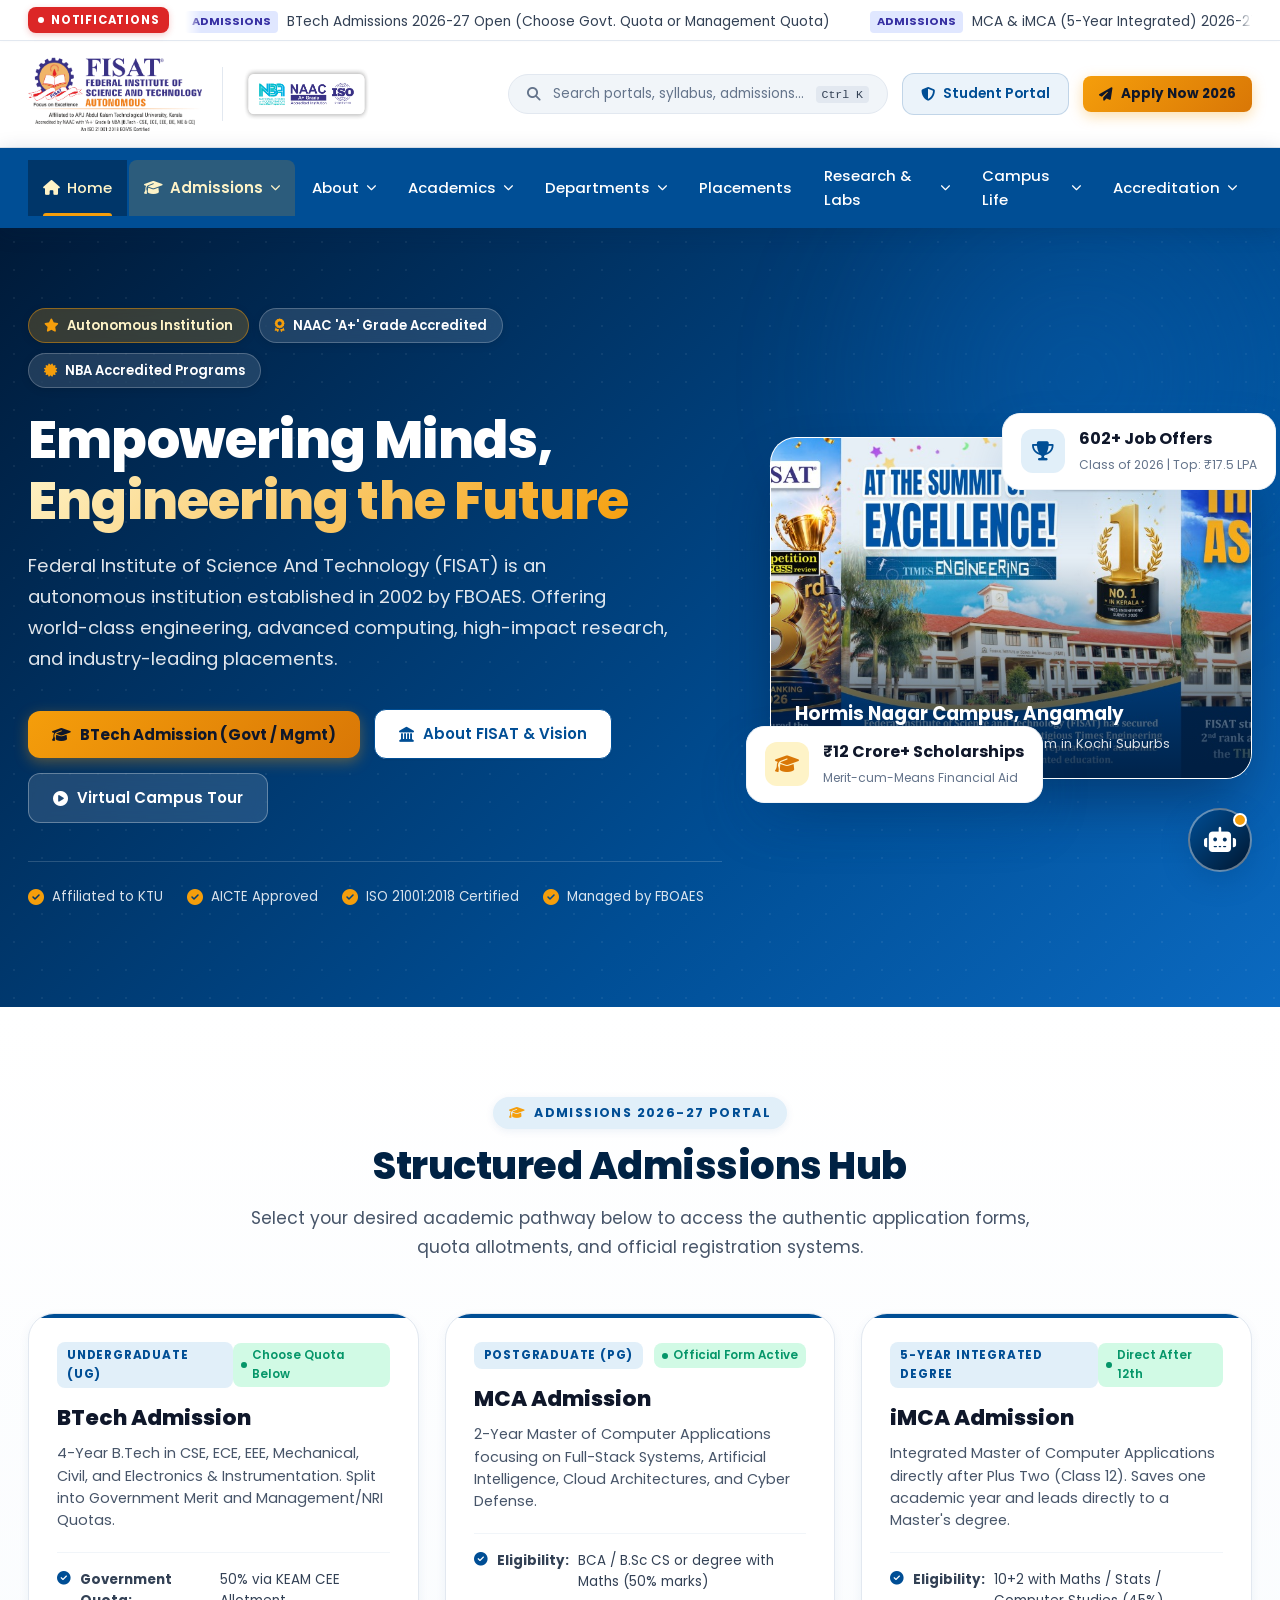
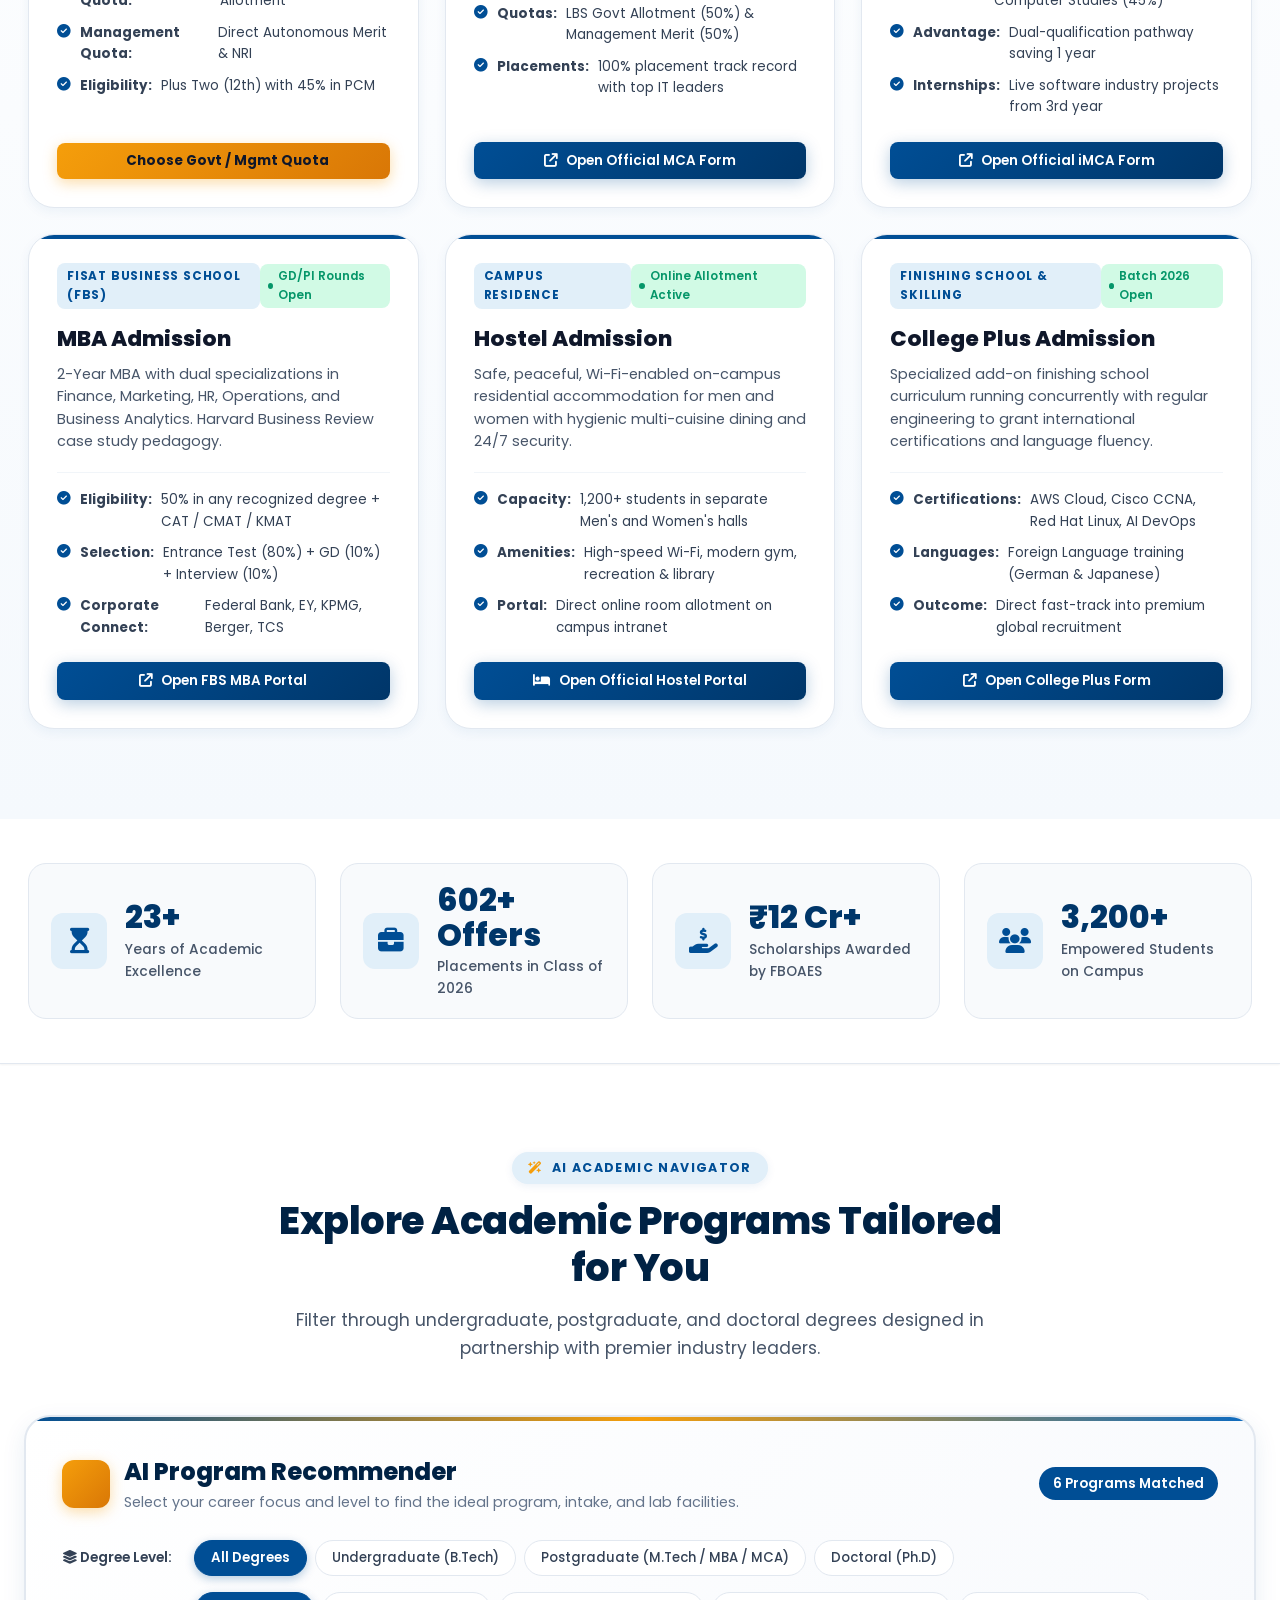
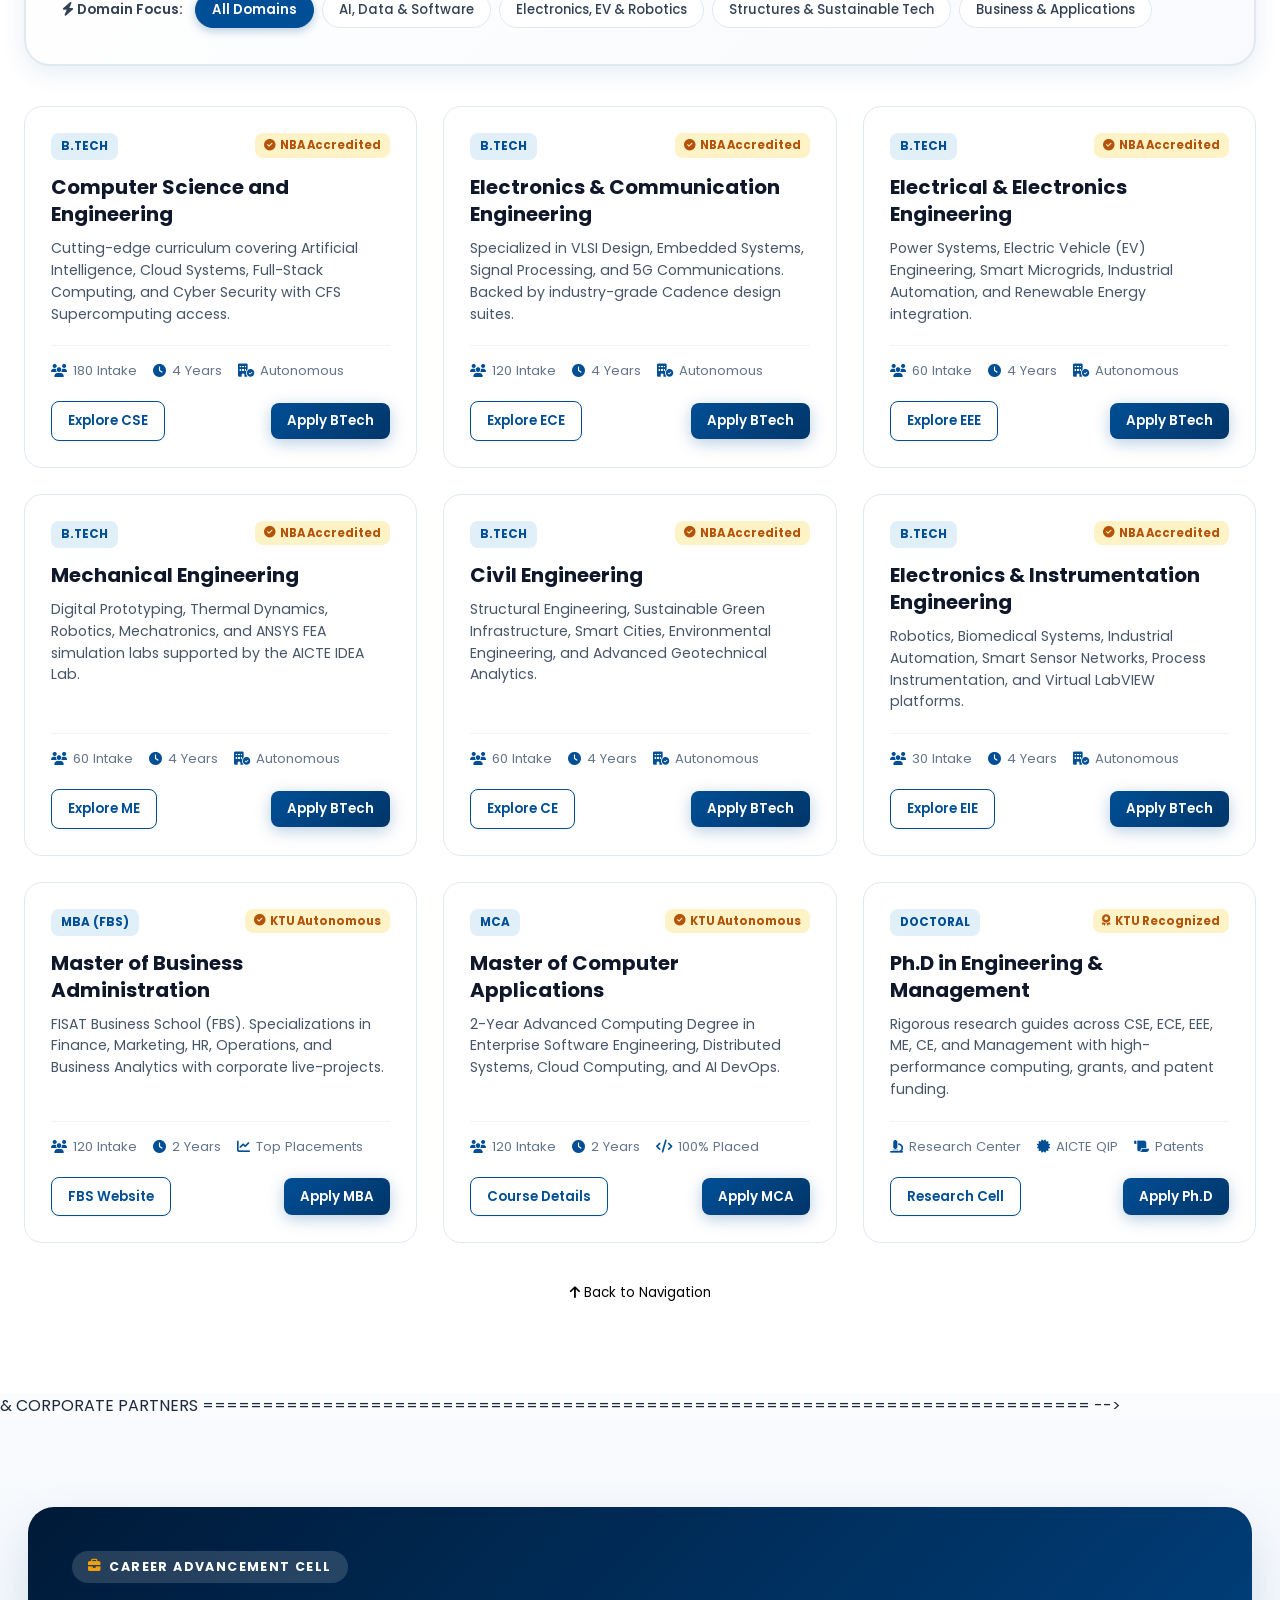
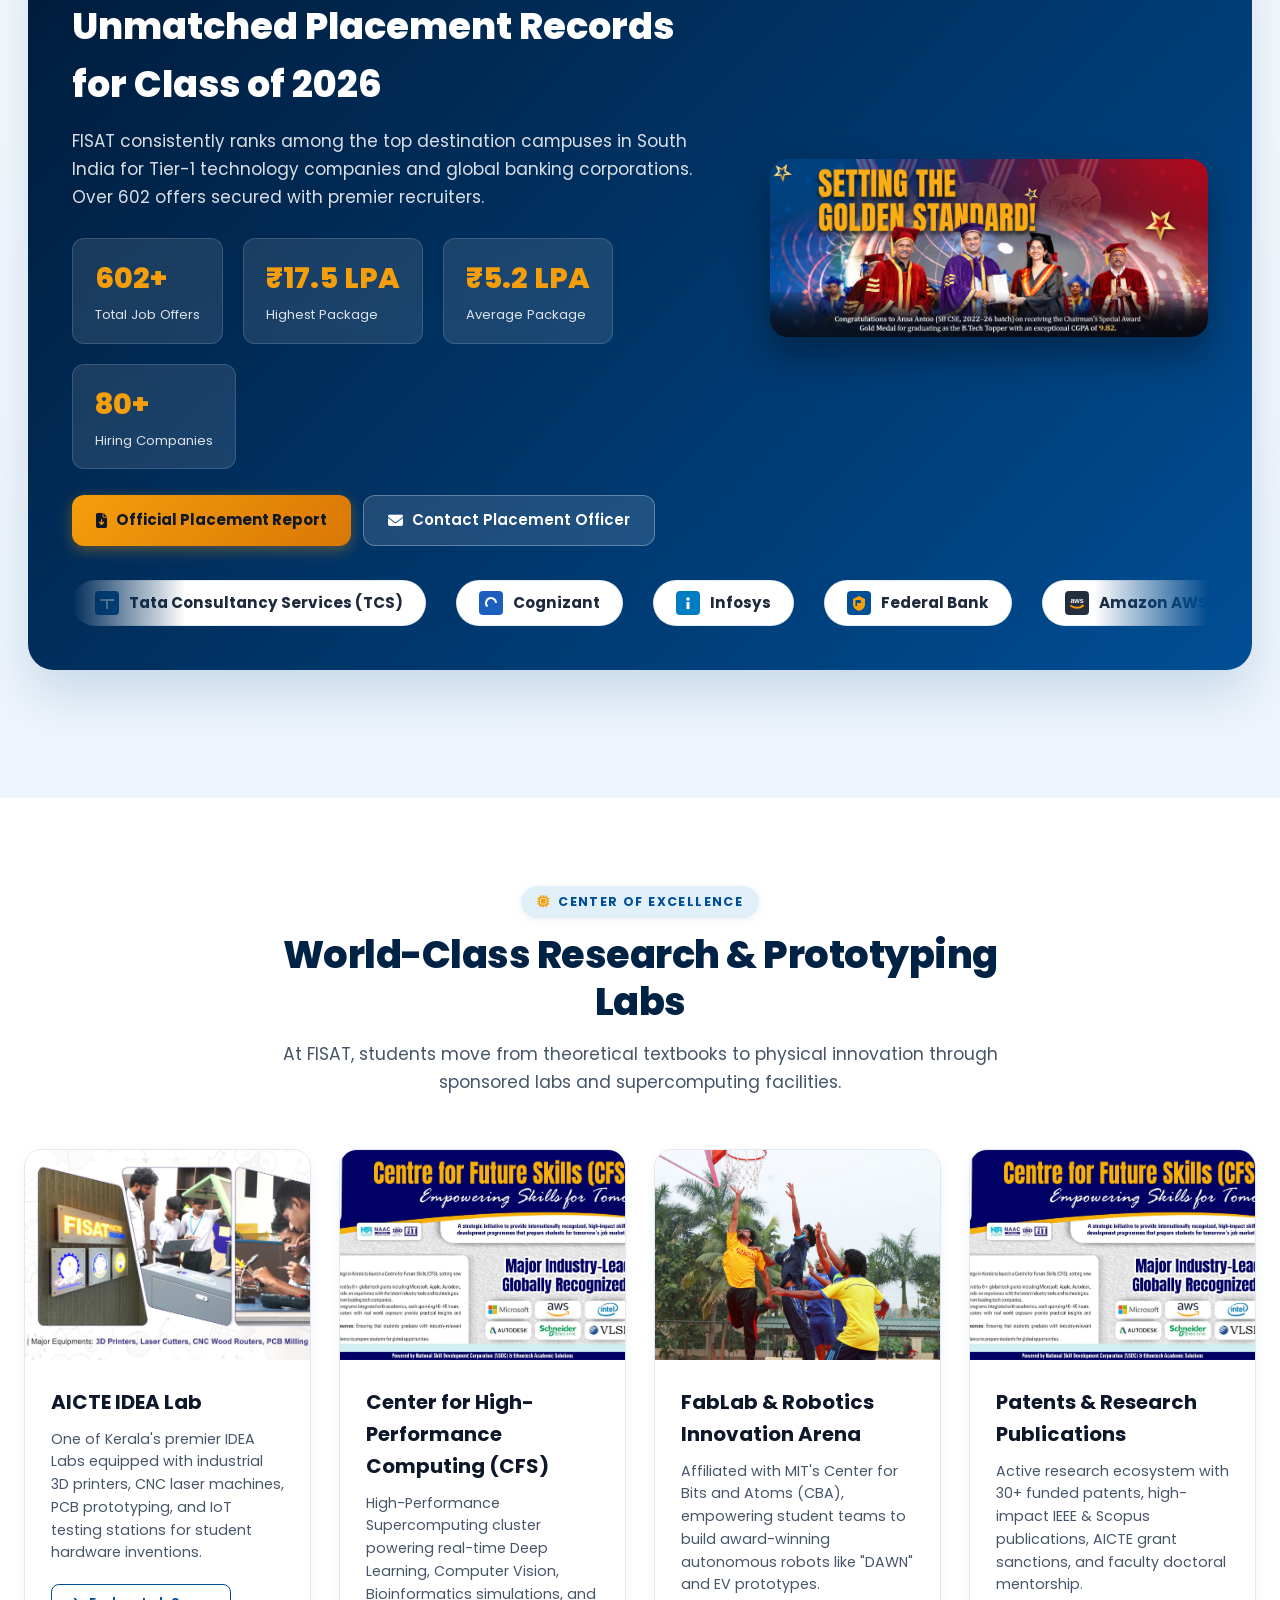
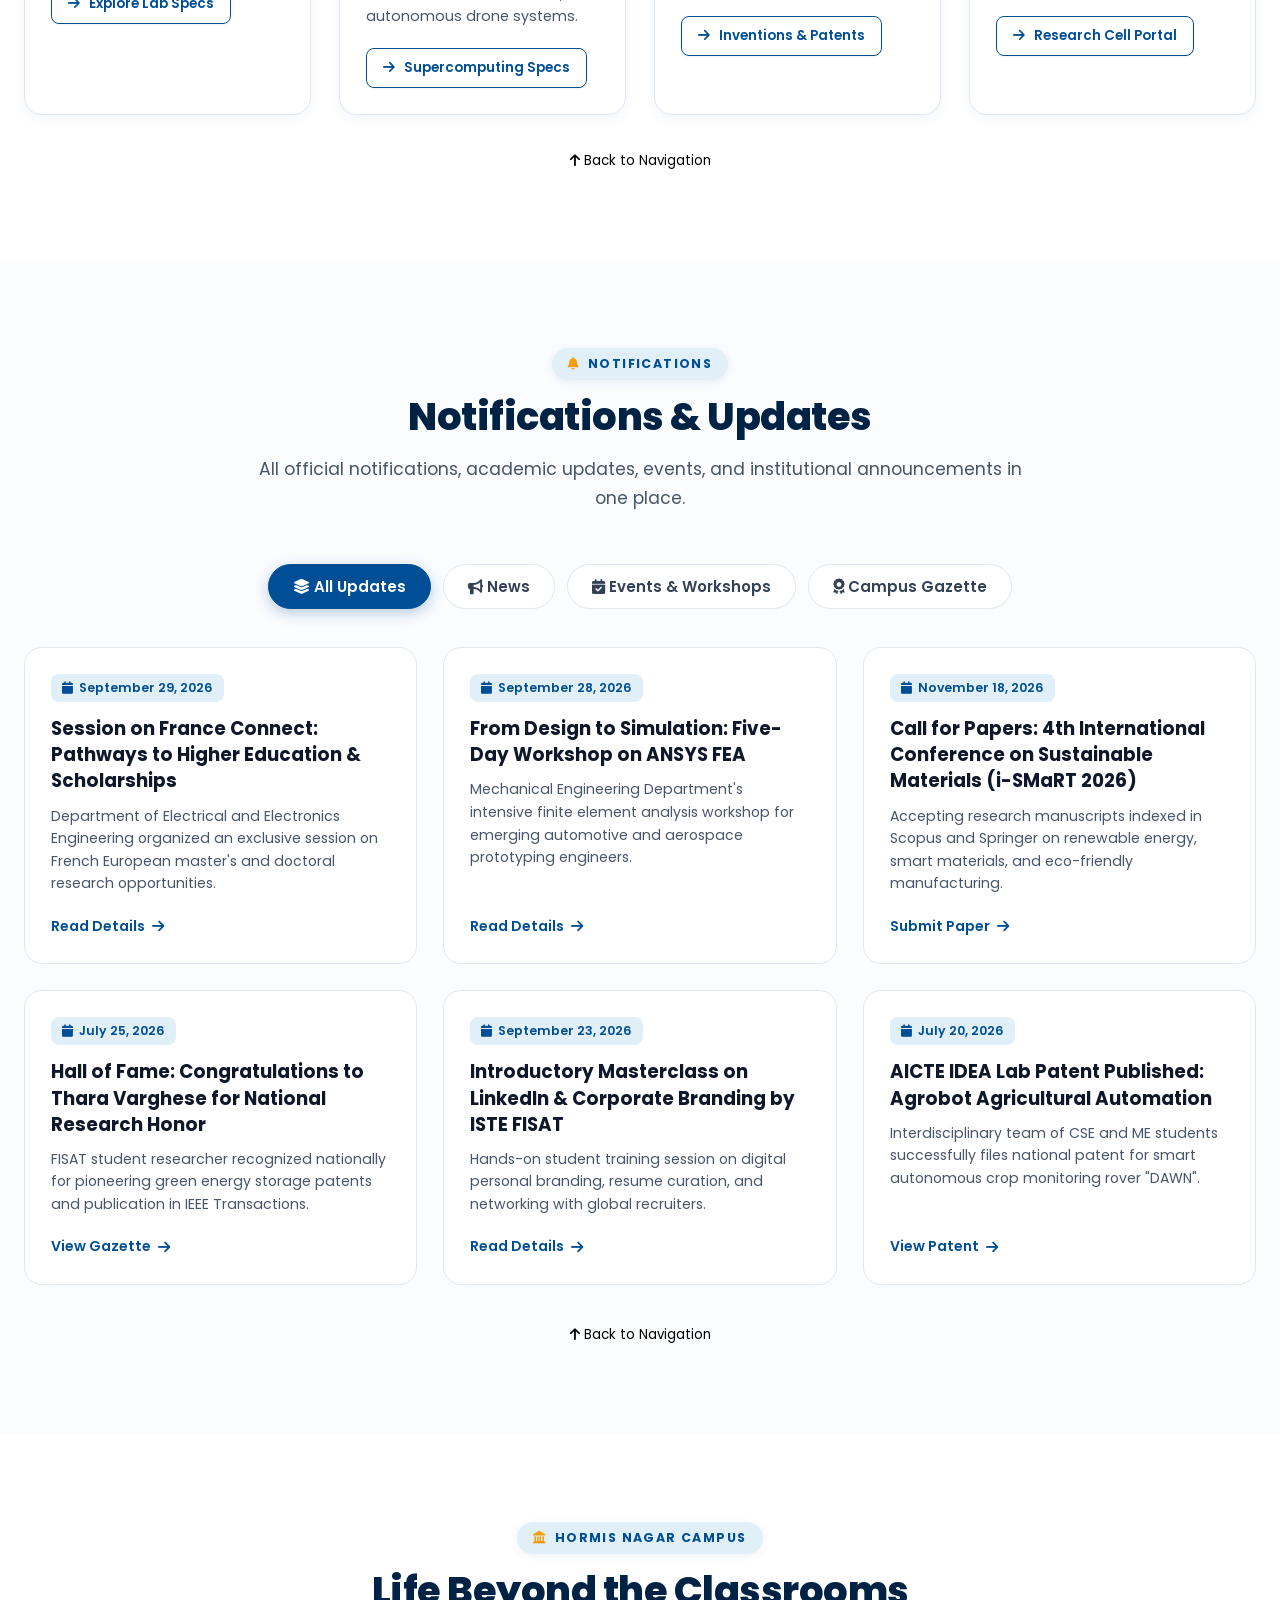
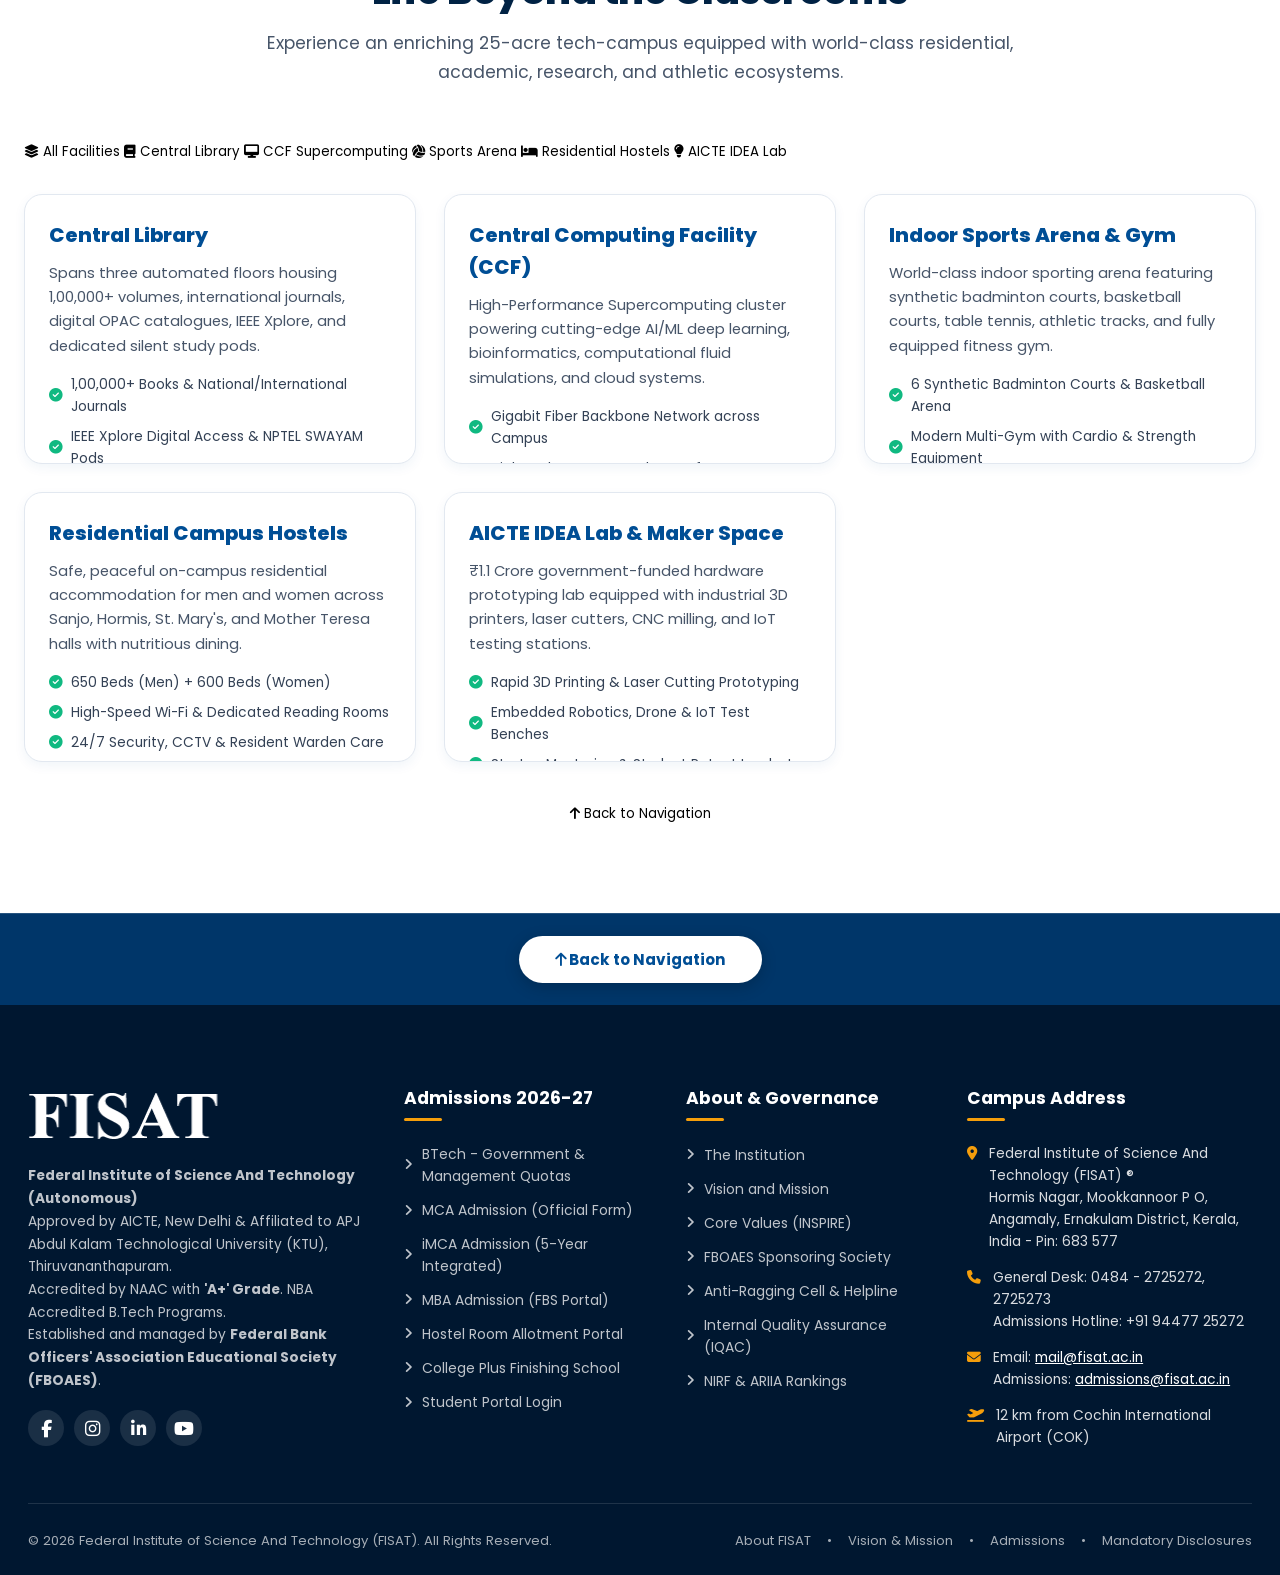
<file: index.html>
﻿<!DOCTYPE html>
<html lang="en">
<head>
  <meta charset="UTF-8">
  <meta http-equiv="X-UA-Compatible" content="IE=edge">
  <meta name="viewport" content="width=device-width, initial-scale=1.0">
  <title>FISAT | Federal Institute of Science And Technology (Autonomous)</title>
  
  <!-- Favicon -->
  <link rel="icon" type="image/png" href="assets/logo.png">

  <!-- Google Fonts: Poppins (Official Brand Typography) -->
  <link rel="preconnect" href="https://fonts.googleapis.com">
  <link rel="preconnect" href="https://fonts.gstatic.com" crossorigin>
  <link href="https://fonts.googleapis.com/css2?family=Poppins:ital,wght@0,300;0,400;0,500;0,600;0,700;0,800;1,400;1,600&display=swap" rel="stylesheet">

  <!-- Font Awesome 6 Icons -->
  <link rel="stylesheet" href="https://cdnjs.cloudflare.com/ajax/libs/font-awesome/6.5.1/css/all.min.css">

  <!-- Elevated Modern Stylesheet -->
  <link rel="stylesheet" href="css/style.css">
</head>
<body>

  <!-- ==========================================================================
       WELCOME SPLASH SCREEN (Pure White Background with FISAT Logo Only)
       ========================================================================== -->
  <div class="welcome-splash-screen" id="welcomeSplashScreen">
    <div class="splash-content">
      <div class="splash-logo-wrap">
        <img src="assets/fisat-emblem-clean.png" alt="FISAT Logo" class="splash-logo" onerror="this.onerror=null; this.src='assets/logo.png';">
      </div>
      <h1 class="splash-title">FEDERAL INSTITUTE OF SCIENCE AND TECHNOLOGY</h1>
      <p class="splash-welcome-msg">"Welcome to FISAT"</p>
      <div class="splash-subtitle">Autonomous Institution &bull; Hormis Nagar, Angamaly</div>
      <div class="splash-loader-bar">
        <div class="splash-loader-progress"></div>
      </div>
      <span class="splash-loading-text">Loading Campus Experience...</span>
    </div>
  </div><!-- ==========================================================================
       1. AUDIENCE PERSONA BAR (Convenience for Specific Users)
       ========================================================================== -->

  <!-- ==========================================================================
       2. REFINED LIVE NOTIFICATION TICKER
       ========================================================================== -->
  <div class="live-ticker-wrap">
    <div class="container-wide">
      <div class="ticker-flex">
        <div class="ticker-badge" style="cursor:pointer;" onclick="document.getElementById('notifications').scrollIntoView({behavior:'smooth'})">
          <span class="pulse-dot"></span>
          <span>NOTIFICATIONS</span>
        </div>
        <div class="ticker-content">
          <div class="ticker-track">
            <a href="javascript:openBtechQuotaChooser()" class="ticker-item">
              <span class="ticker-tag adm">ADMISSIONS</span>
              <span>BTech Admissions 2026-27 Open (Choose Govt. Quota or Management Quota)</span>
            </a>
            <a href="#admissions-hub" class="ticker-item">
              <span class="ticker-tag adm">ADMISSIONS</span>
              <span>MCA & iMCA (5-Year Integrated) 2026-27 Applications Now Active</span>
            </a>
            <a href="https://fbs.ac.in/" class="ticker-item">
              <span class="ticker-tag adm">ADMISSIONS</span>
              <span>MBA 2026-27 Admissions: FISAT Business School (FBS) GD & PI Rounds</span>
            </a>
            <a href="#admissions-hub" class="ticker-item">
              <span class="ticker-tag adm">M.TECH</span>
              <span>M.Tech 2026 Spot Admission & Counselling Registration</span>
            </a>
            <a href="#placements" class="ticker-item">
              <span class="ticker-tag adm">PLACEMENTS</span>
              <span>602+ Job Offers Recorded for Class of 2026 | Top Package: ₹17.5 LPA</span>
            </a>
            <!-- Duplicate for seamless scroll -->
            <a href="javascript:openBtechQuotaChooser()" class="ticker-item">
              <span class="ticker-tag adm">ADMISSIONS</span>
              <span>BTech Admissions 2026-27 Open (Choose Govt. Quota or Management Quota)</span>
            </a>
            <a href="https://intranet.fisat.ac.in/Hostel/" class="ticker-item">
              <span class="ticker-tag adm">CAMPUS</span>
              <span>Hostel Admissions 2026: Online Room Allotment Form Released</span>
            </a>
          </div>
        </div>
      </div>
    </div>
  </div>

  <!-- ==========================================================================
       3. INSTITUTIONAL BRAND HEADER
       ========================================================================== -->
  <header class="main-header">
    <div class="container-wide">
      <div class="header-inner">
        <!-- Brand Logo & Accreditations -->
        <div class="brand-wrapper">
          <a href="#" aria-label="FISAT Home">
            <img src="assets/fisat-logo.png" alt="Federal Institute of Science And Technology (FISAT)" class="brand-logo-img" onerror="this.onerror=null; this.src='https://fisat.ac.in/wp-content/themes/fisat2022/assets/fisat-logo.png';">
          </a>
          <img src="assets/accredited-logos.png" alt="Accredited by NAAC A+, NBA, Affiliated to KTU, AICTE Approved" class="accreditation-badge-img" onerror="this.onerror=null; this.src='https://fisat.ac.in/wp-content/themes/fisat2022/assets/accredited-logos.png';">
        </div>

        <!-- Right Side Actions & Tools -->
        <div class="header-right-actions">
          <button class="search-trigger-btn" id="searchTriggerBtn" aria-label="Search Website">
            <i class="fa-solid fa-magnifying-glass"></i>
            <span>Search portals, syllabus, admissions...</span>
            <kbd class="search-shortcut-kbd">Ctrl K</kbd>
          </button>
          
          <a href="https://intranet.fisat.ac.in/" class="erp-login-btn">
            <i class="fa-solid fa-shield-halved"></i>
            <span>Student Portal</span>
          </a>

          <button class="btn btn-gold btn-sm" onclick="openBtechQuotaChooser()">
            <i class="fa-solid fa-paper-plane"></i>
            <span>Apply Now 2026</span>
          </button>
        </div>
      </div>
    </div>
  </header>

  <!-- ==========================================================================
       4. PRIMARY NAVIGATION (Red Pop-up Removed, BTech Quota Split, Real About Links)
       ========================================================================== -->
  <nav class="nav-bar" id="mainNavBar">
    <div class="container-wide nav-container">
      <button class="mobile-nav-toggle" id="mobileNavToggle" aria-label="Toggle Navigation">
        <i class="fa-solid fa-bars"></i>
      </button>

      <ul class="nav-menu" id="navMenu">
        <li class="nav-item active"><a href="#" class="nav-link"><i class="fa-solid fa-house"></i> Home</a></li>
        
        <!-- STRUCTURED ADMISSIONS TAB (Red Pop-up Removed & BTech Quota Split Implemented) -->
        <li class="nav-item nav-item-admissions">
          <a href="#admissions-hub" class="nav-link">
            <i class="fa-solid fa-graduation-cap"></i> Admissions <i class="fa-solid fa-chevron-down"></i>
          </a>
          <ul class="dropdown-menu admissions-dropdown-menu">
            <li class="dropdown-header-tag">
              <span>B.Tech Quota Selection</span>
              <i class="fa-solid fa-split" style="color:#F59E0B;"></i>
            </li>
            <!-- BTech Government Quota Split -->
            <li>
              <a href="admissions-btech-govt.html" class="dropdown-link">
                <div class="dropdown-link-inner">
                  <i class="fa-solid fa-landmark"></i>
                  <span>BTech - Government Quota</span>
                </div>
                <span class="dropdown-badge">KEAM Allotment</span>
              </a>
            </li>
            <!-- BTech Management Quota Split -->
            <li>
              <a href="https://btech-admission.fisat.ac.in/admission/" class="dropdown-link">
                <div class="dropdown-link-inner">
                  <i class="fa-solid fa-file-signature"></i>
                  <span>BTech - Management Quota</span>
                </div>
                <span class="dropdown-badge">Official Portal</span>
              </a>
            </li>

            <li class="dropdown-header-tag" style="margin-top:6px;">
              <span>Postgraduate & Campus Programs</span>
            </li>
            <!-- MCA Admission -->
            <li>
              <a href="#admissions-hub" class="dropdown-link">
                <div class="dropdown-link-inner">
                  <i class="fa-solid fa-laptop-code"></i>
                  <span>MCA Admission</span>
                </div>
                <span class="dropdown-badge">Official Form</span>
              </a>
            </li>
            <!-- iMCA Admission -->
            <li>
              <a href="#admissions-hub" class="dropdown-link">
                <div class="dropdown-link-inner">
                  <i class="fa-solid fa-code-merge"></i>
                  <span>iMCA Admission</span>
                </div>
                <span class="dropdown-badge">5-Year Int.</span>
              </a>
            </li>
            <!-- MBA Admission -->
            <li>
              <a href="https://fbs.ac.in/" class="dropdown-link">
                <div class="dropdown-link-inner">
                  <i class="fa-solid fa-chart-pie"></i>
                  <span>MBA Admission</span>
                </div>
                <span class="dropdown-badge">FBS Portal</span>
              </a>
            </li>
            <!-- MTech Admission -->
            <li>
              <a href="#admissions-hub" class="dropdown-link">
                <div class="dropdown-link-inner">
                  <i class="fa-solid fa-atom"></i>
                  <span>MTech Admission</span>
                </div>
                <span class="dropdown-badge">Spot Adm.</span>
              </a>
            </li>
            <!-- Hostel Admission -->
            <li>
              <a href="https://intranet.fisat.ac.in/Hostel/" class="dropdown-link">
                <div class="dropdown-link-inner">
                  <i class="fa-solid fa-bed"></i>
                  <span>Hostel Admission</span>
                </div>
                <span class="dropdown-badge">Online Portal</span>
              </a>
            </li>
            <!-- College Plus Admission -->
            <li>
              <a href="#admissions-hub" class="dropdown-link">
                <div class="dropdown-link-inner">
                  <i class="fa-solid fa-certificate"></i>
                  <span>College Plus Admission</span>
                </div>
                <span class="dropdown-badge">Skilling</span>
              </a>
            </li>
          </ul>
        </li>

        <!-- ABOUT TAB (Reloads directly to authentic Vision, Mission, & Institution content) -->
        <li class="nav-item">
          <a href="about.html" class="nav-link">About <i class="fa-solid fa-chevron-down"></i></a>
          <ul class="dropdown-menu">
            <li><a href="about.html#institution" class="dropdown-link"><i class="fa-solid fa-landmark"></i> The Institution</a></li>
            <li><a href="about.html#vision" class="dropdown-link"><i class="fa-solid fa-bullseye"></i> Vision and Mission</a></li>
            <li><a href="about.html#values" class="dropdown-link"><i class="fa-solid fa-gem"></i> Core Values (INSPIRE)</a></li>
            <li><a href="about.html#fboaes" class="dropdown-link"><i class="fa-solid fa-building-columns"></i> FBOAES Management</a></li>
            <li><a href="about.html#governing-body" class="dropdown-link"><i class="fa-solid fa-users-gear"></i> Governing Body</a></li>
            <li><a href="about.html#academic-council" class="dropdown-link"><i class="fa-solid fa-user-graduate"></i> Academic Council</a></li>
            <li><a href="about.html#principal" class="dropdown-link"><i class="fa-solid fa-user-tie"></i> The Principal</a></li>
            <li><a href="about.html#founder" class="dropdown-link"><i class="fa-solid fa-award"></i> Founder Chairman</a></li>
            <li><a href="about.html#organogram" class="dropdown-link"><i class="fa-solid fa-sitemap"></i> Organogram</a></li>
          </ul>
        </li>

        <!-- Academics Dropdown -->
        <li class="nav-item">
          <a href="#courseFinder" class="nav-link">Academics <i class="fa-solid fa-chevron-down"></i></a>
          <ul class="dropdown-menu">
            <li><a href="#courseFinder" class="dropdown-link acad-filter-link" data-filter="ug"><i class="fa-solid fa-graduation-cap"></i> Undergraduate (B.Tech)</a></li>
            <li><a href="#courseFinder" class="dropdown-link acad-filter-link" data-filter="pg"><i class="fa-solid fa-user-graduate"></i> Postgraduate (M.Tech, MBA, MCA)</a></li>
            <li><a href="#courseFinder" class="dropdown-link acad-filter-link" data-filter="phd"><i class="fa-solid fa-atom"></i> Ph.D Doctoral Research</a></li>
            <li><a href="#courseFinder" class="dropdown-link"><i class="fa-solid fa-scroll"></i> Autonomous KTU Regulations</a></li>
            <li><a href="#courseFinder" class="dropdown-link"><i class="fa-solid fa-book-open"></i> Syllabi & Curriculum</a></li>
            <li><a href="#notifications" class="dropdown-link"><i class="fa-solid fa-calendar-days"></i> Academic Calendar</a></li>
          </ul>
        </li>

        <!-- Departments Megamenu -->
        <li class="nav-item">
          <a href="#departments" class="nav-link">Departments <i class="fa-solid fa-chevron-down"></i></a>
          <div class="megamenu">
            <div class="megamenu-grid">
              <div class="megamenu-col">
                <h4>Engineering Disciplines</h4>
                <ul class="megamenu-links">
                  <li><a href="#cse"><i class="fa-solid fa-laptop-code"></i> Computer Science & Engineering</a></li>
                  <li><a href="#ece"><i class="fa-solid fa-microchip"></i> Electronics & Communication</a></li>
                  <li><a href="#eee"><i class="fa-solid fa-bolt"></i> Electrical & Electronics</a></li>
                  <li><a href="#me"><i class="fa-solid fa-gear"></i> Mechanical Engineering</a></li>
                  <li><a href="#ce"><i class="fa-solid fa-bridge-water"></i> Civil Engineering</a></li>
                  <li><a href="#eie"><i class="fa-solid fa-gauge-high"></i> Electronics & Instrumentation</a></li>
                </ul>
              </div>
              <div class="megamenu-col">
                <h4>Management & Advanced Computing</h4>
                <ul class="megamenu-links">
                  <li><a href="#mba-card"><i class="fa-solid fa-chart-pie"></i> Business Administration (MBA - FBS)</a></li>
                  <li><a href="#mca-card"><i class="fa-solid fa-code"></i> Computer Applications (MCA & iMCA)</a></li>
                  <li><a href="#courseFinder"><i class="fa-solid fa-atom"></i> Science & Humanities</a></li>
                  <li><a href="#research"><i class="fa-solid fa-flask-vial"></i> College Research Cell</a></li>
                  <li><a href="#research-idea"><i class="fa-solid fa-lightbulb"></i> AICTE IDEA Prototyping Lab</a></li>
                </ul>
              </div>
            </div>
          </div>
        </li>

        <!-- Placements -->
        <li class="nav-item"><a href="#placements" class="nav-link">Placements</a></li>

        <!-- Research & Innovation -->
        <li class="nav-item">
          <a href="#research" class="nav-link res-nav-parent">Research &amp; Labs <i class="fa-solid fa-chevron-down"></i></a>
          <ul class="dropdown-menu">
            <li><a href="#research-idea" class="dropdown-link res-nav-link" data-research="idea"><i class="fa-solid fa-lightbulb"></i> AICTE IDEA Lab</a></li>
            <li><a href="#research-cfs" class="dropdown-link res-nav-link" data-research="cfs"><i class="fa-solid fa-server"></i> CFS Supercomputing Center</a></li>
            <li><a href="#research-robotics" class="dropdown-link res-nav-link" data-research="robotics"><i class="fa-solid fa-robot"></i> Advanced Robotics Lab</a></li>
            <li><a href="#research-patents" class="dropdown-link res-nav-link" data-research="patents"><i class="fa-solid fa-stamp"></i> Patents &amp; Publications</a></li>
          </ul>
        </li>

        <!-- Campus Life -->
        <li class="nav-item">
          <a href="#facilities" class="nav-link">Campus Life <i class="fa-solid fa-chevron-down"></i></a>
          <ul class="dropdown-menu">
            <li><a href="#facilities" class="dropdown-link fac-nav-link" data-facility="library"><i class="fa-solid fa-book"></i> Central Library (100k+ Books)</a></li>
            <li><a href="#facilities" class="dropdown-link fac-nav-link" data-facility="ccf"><i class="fa-solid fa-desktop"></i> Central Computing Facility (CCF)</a></li>
            <li><a href="#facilities" class="dropdown-link fac-nav-link" data-facility="hostels"><i class="fa-solid fa-bed"></i> Residential Hostels</a></li>
            <li><a href="#facilities" class="dropdown-link fac-nav-link" data-facility="sports"><i class="fa-solid fa-volleyball"></i> Sports Arena & Gymnasium</a></li>
            <li><a href="#facilities" class="dropdown-link fac-nav-link" data-facility="idealab"><i class="fa-solid fa-lightbulb"></i> AICTE IDEA Lab</a></li>
          </ul>
        </li>

        <!-- Accreditations & Compliance -->
        <li class="nav-item">
          <a href="accreditation.html" class="nav-link">Accreditation <i class="fa-solid fa-chevron-down"></i></a>
          <ul class="dropdown-menu dropdown-menu-right">
            <li><a href="accreditation.html" class="dropdown-link"><i class="fa-solid fa-award"></i> NAAC 'A+' Grade (3.45 CGPA)</a></li>
            <li><a href="accreditation.html" class="dropdown-link"><i class="fa-solid fa-medal"></i> NBA Accredited B.Tech</a></li>
            <li><a href="accreditation.html" class="dropdown-link"><i class="fa-solid fa-university"></i> UGC Autonomous Status</a></li>
            <li><a href="accreditation.html" class="dropdown-link"><i class="fa-solid fa-chart-line"></i> Rankings & Recognition</a></li>
          </ul>
        </li>
      </ul>

    </div>
  </nav>

  <!-- ==========================================================================
       5. UPGRADED HERO SECTION (Dynamic, Modern Institutional Showcase)
       ========================================================================== -->
  <section class="hero-section" id="hero">
    <div class="hero-bg-pattern"></div>
    <div class="hero-glow-orb"></div>
    <div class="container-wide">
      <div class="hero-grid">
        <!-- Hero Text & Value Proposition -->
        <div class="hero-text-block">
          <div class="hero-badge-wrap">
            <span class="hero-pill gold"><i class="fa-solid fa-star"></i> Autonomous Institution</span>
            <span class="hero-pill"><i class="fa-solid fa-award"></i> NAAC 'A+' Grade Accredited</span>
            <span class="hero-pill"><i class="fa-solid fa-certificate"></i> NBA Accredited Programs</span>
          </div>

          <h1 class="hero-title">
            Empowering Minds,<br>
            <span>Engineering the Future</span>
          </h1>

          <p class="hero-lead">
            Federal Institute of Science And Technology (FISAT) is an autonomous institution established in 2002 by FBOAES. Offering world-class engineering, advanced computing, high-impact research, and industry-leading placements.
          </p>

          <div class="hero-cta-group">
            <button class="btn btn-gold" onclick="openBtechQuotaChooser()">
              <i class="fa-solid fa-graduation-cap"></i> BTech Admission (Govt / Mgmt)
            </button>
            <a href="about.html#institution" class="btn btn-secondary">
              <i class="fa-solid fa-landmark"></i> About FISAT & Vision
            </a>
            <a href="#" class="btn btn-ghost" data-open-video>
              <i class="fa-solid fa-circle-play"></i> Virtual Campus Tour
            </a>
          </div>

          <div class="hero-trust-bar">
            <div class="hero-trust-item">
              <i class="fa-solid fa-check-circle"></i>
              <span>Affiliated to KTU</span>
            </div>
            <div class="hero-trust-item">
              <i class="fa-solid fa-check-circle"></i>
              <span>AICTE Approved</span>
            </div>
            <div class="hero-trust-item">
              <i class="fa-solid fa-check-circle"></i>
              <span>ISO 21001:2018 Certified</span>
            </div>
            <div class="hero-trust-item">
              <i class="fa-solid fa-check-circle"></i>
              <span>Managed by FBOAES</span>
            </div>
          </div>
        </div>

        <!-- Hero Media Showcase Card -->
        <div class="hero-card-showcase">
          <div class="hero-main-card">
            <div class="hero-img-box">
              <img src="assets/campus-hero.jpeg" alt="FISAT Hormis Nagar Campus" onerror="this.onerror=null; this.src='https://fisat.ac.in/wp-content/uploads/2026/07/FISAT.jpeg';">
              <div class="hero-img-overlay">
                <div class="hero-img-caption">
                  <h5>Hormis Nagar Campus, Angamaly</h5>
                  <p><i class="fa-solid fa-location-dot"></i> Eco-friendly 25-Acre Tech Ecosystem in Kochi Suburbs</p>
                </div>
              </div>
            </div>
          </div>

          <!-- Floating Interactive Stat Badges -->
          <div class="floating-badge badge-placement">
            <div class="floating-badge-icon icon-blue">
              <i class="fa-solid fa-trophy"></i>
            </div>
            <div class="floating-badge-text">
              <strong>602+ Job Offers</strong>
              <span>Class of 2026 | Top: ₹17.5 LPA</span>
            </div>
          </div>

          <div class="floating-badge badge-accreditation">
            <div class="floating-badge-icon icon-gold">
              <i class="fa-solid fa-graduation-cap"></i>
            </div>
            <div class="floating-badge-text">
              <strong>₹12 Crore+ Scholarships</strong>
              <span>Merit-cum-Means Financial Aid</span>
            </div>
          </div>
        </div>
      </div>
    </div>
  </section>

  <!-- ==========================================================================
       6. STRUCTURED ADMISSIONS 2026-27 HUB (With BTech Split & Real Links)
       ========================================================================== -->
  <section class="admissions-hub-section" id="admissions-hub">
    <div class="container-wide">
      <div class="section-header">
        <span class="section-tag"><i class="fa-solid fa-graduation-cap"></i> Admissions 2026-27 Portal</span>
        <h2 class="section-title">Structured Admissions Hub</h2>
        <p class="section-desc">Select your desired academic pathway below to access the authentic application forms, quota allotments, and official registration systems.</p>
      </div>

      <div class="admissions-grid">
        <!-- 1. BTech Admission (Splits into Govt & Mgmt Quotas) -->
        <div class="admission-card">
          <div>
            <div class="admission-badge-top">
              <span class="adm-cat-pill">Undergraduate (UG)</span>
              <span class="adm-status-tag">Choose Quota Below</span>
            </div>
            <h3 class="adm-title">BTech Admission</h3>
            <p class="adm-desc">
              4-Year B.Tech in CSE, ECE, EEE, Mechanical, Civil, and Electronics & Instrumentation. Split into Government Merit and Management/NRI Quotas.
            </p>
            <ul class="adm-features-list">
              <li><i class="fa-solid fa-circle-check"></i> <strong>Government Quota:</strong> 50% via KEAM CEE Allotment</li>
              <li><i class="fa-solid fa-circle-check"></i> <strong>Management Quota:</strong> Direct Autonomous Merit & NRI</li>
              <li><i class="fa-solid fa-circle-check"></i> <strong>Eligibility:</strong> Plus Two (12th) with 45% in PCM</li>
            </ul>
          </div>
          <div class="adm-card-footer">
            <button class="btn btn-gold btn-sm" onclick="openBtechQuotaChooser()">
              <i class="fa-solid fa-split"></i> Choose Govt / Mgmt Quota
            </button>
          </div>
        </div>

        <!-- 2. MCA Admission -->
        <div class="admission-card">
          <div>
            <div class="admission-badge-top">
              <span class="adm-cat-pill">Postgraduate (PG)</span>
              <span class="adm-status-tag">Official Form Active</span>
            </div>
            <h3 class="adm-title">MCA Admission</h3>
            <p class="adm-desc">
              2-Year Master of Computer Applications focusing on Full-Stack Systems, Artificial Intelligence, Cloud Architectures, and Cyber Defense.
            </p>
            <ul class="adm-features-list">
              <li><i class="fa-solid fa-circle-check"></i> <strong>Eligibility:</strong> BCA / B.Sc CS or degree with Maths (50% marks)</li>
              <li><i class="fa-solid fa-circle-check"></i> <strong>Quotas:</strong> LBS Govt Allotment (50%) & Management Merit (50%)</li>
              <li><i class="fa-solid fa-circle-check"></i> <strong>Placements:</strong> 100% placement track record with top IT leaders</li>
            </ul>
          </div>
          <div class="adm-card-footer">
            <a href="#admissions-hub" class="btn btn-primary btn-sm">
              <i class="fa-solid fa-arrow-up-right-from-square"></i> Open Official MCA Form
            </a>
          </div>
        </div>

        <!-- 3. iMCA Admission (Integrated MCA) -->
        <div class="admission-card">
          <div>
            <div class="admission-badge-top">
              <span class="adm-cat-pill">5-Year Integrated Degree</span>
              <span class="adm-status-tag">Direct After 12th</span>
            </div>
            <h3 class="adm-title">iMCA Admission</h3>
            <p class="adm-desc">
              Integrated Master of Computer Applications directly after Plus Two (Class 12). Saves one academic year and leads directly to a Master's degree.
            </p>
            <ul class="adm-features-list">
              <li><i class="fa-solid fa-circle-check"></i> <strong>Eligibility:</strong> 10+2 with Maths / Stats / Computer Studies (45%)</li>
              <li><i class="fa-solid fa-circle-check"></i> <strong>Advantage:</strong> Dual-qualification pathway saving 1 year</li>
              <li><i class="fa-solid fa-circle-check"></i> <strong>Internships:</strong> Live software industry projects from 3rd year</li>
            </ul>
          </div>
          <div class="adm-card-footer">
            <a href="#admissions-hub" class="btn btn-primary btn-sm">
              <i class="fa-solid fa-arrow-up-right-from-square"></i> Open Official iMCA Form
            </a>
          </div>
        </div>

        <!-- 4. MBA Admission -->
        <div class="admission-card">
          <div>
            <div class="admission-badge-top">
              <span class="adm-cat-pill">FISAT Business School (FBS)</span>
              <span class="adm-status-tag">GD/PI Rounds Open</span>
            </div>
            <h3 class="adm-title">MBA Admission</h3>
            <p class="adm-desc">
              2-Year MBA with dual specializations in Finance, Marketing, HR, Operations, and Business Analytics. Harvard Business Review case study pedagogy.
            </p>
            <ul class="adm-features-list">
              <li><i class="fa-solid fa-circle-check"></i> <strong>Eligibility:</strong> 50% in any recognized degree + CAT / CMAT / KMAT</li>
              <li><i class="fa-solid fa-circle-check"></i> <strong>Selection:</strong> Entrance Test (80%) + GD (10%) + Interview (10%)</li>
              <li><i class="fa-solid fa-circle-check"></i> <strong>Corporate Connect:</strong> Federal Bank, EY, KPMG, Berger, TCS</li>
            </ul>
          </div>
          <div class="adm-card-footer">
            <a href="https://fbs.ac.in/" class="btn btn-primary btn-sm">
              <i class="fa-solid fa-arrow-up-right-from-square"></i> Open FBS MBA Portal
            </a>
          </div>
        </div>

        <!-- 5. Hostel Admission -->
        <div class="admission-card">
          <div>
            <div class="admission-badge-top">
              <span class="adm-cat-pill">Campus Residence</span>
              <span class="adm-status-tag">Online Allotment Active</span>
            </div>
            <h3 class="adm-title">Hostel Admission</h3>
            <p class="adm-desc">
              Safe, peaceful, Wi-Fi-enabled on-campus residential accommodation for men and women with hygienic multi-cuisine dining and 24/7 security.
            </p>
            <ul class="adm-features-list">
              <li><i class="fa-solid fa-circle-check"></i> <strong>Capacity:</strong> 1,200+ students in separate Men's and Women's halls</li>
              <li><i class="fa-solid fa-circle-check"></i> <strong>Amenities:</strong> High-speed Wi-Fi, modern gym, recreation & library</li>
              <li><i class="fa-solid fa-circle-check"></i> <strong>Portal:</strong> Direct online room allotment on campus intranet</li>
            </ul>
          </div>
          <div class="adm-card-footer">
            <a href="https://intranet.fisat.ac.in/Hostel/" class="btn btn-primary btn-sm">
              <i class="fa-solid fa-bed"></i> Open Official Hostel Portal
            </a>
          </div>
        </div>

        <!-- 6. College Plus Admission -->
        <div class="admission-card">
          <div>
            <div class="admission-badge-top">
              <span class="adm-cat-pill">Finishing School & Skilling</span>
              <span class="adm-status-tag">Batch 2026 Open</span>
            </div>
            <h3 class="adm-title">College Plus Admission</h3>
            <p class="adm-desc">
              Specialized add-on finishing school curriculum running concurrently with regular engineering to grant international certifications and language fluency.
            </p>
            <ul class="adm-features-list">
              <li><i class="fa-solid fa-circle-check"></i> <strong>Certifications:</strong> AWS Cloud, Cisco CCNA, Red Hat Linux, AI DevOps</li>
              <li><i class="fa-solid fa-circle-check"></i> <strong>Languages:</strong> Foreign Language training (German & Japanese)</li>
              <li><i class="fa-solid fa-circle-check"></i> <strong>Outcome:</strong> Direct fast-track into premium global recruitment</li>
            </ul>
          </div>
          <div class="adm-card-footer">
            <a href="#admissions-hub" class="btn btn-primary btn-sm">
              <i class="fa-solid fa-arrow-up-right-from-square"></i> Open College Plus Form
            </a>
          </div>
        </div>
      </div>
    </div>
  </section>

  <!-- ==========================================================================
       7. INSTITUTIONAL METRICS (Live Counters)
       ========================================================================== -->
  <section class="stats-banner" aria-label="Key Performance Statistics">
    <div class="container-wide">
      <div class="stats-grid">
        <div class="stat-item">
          <div class="stat-icon"><i class="fa-solid fa-hourglass-start"></i></div>
          <div class="stat-text">
            <div class="stat-number" data-counter="23" data-suffix="+">23+</div>
            <div class="stat-label">Years of Academic Excellence</div>
          </div>
        </div>

        <div class="stat-item">
          <div class="stat-icon"><i class="fa-solid fa-briefcase"></i></div>
          <div class="stat-text">
            <div class="stat-number" data-counter="602" data-suffix="+ Offers">602+</div>
            <div class="stat-label">Placements in Class of 2026</div>
          </div>
        </div>

        <div class="stat-item">
          <div class="stat-icon"><i class="fa-solid fa-hand-holding-dollar"></i></div>
          <div class="stat-text">
            <div class="stat-number" data-counter="12" data-prefix="₹" data-suffix=" Cr+">₹12 Cr+</div>
            <div class="stat-label">Scholarships Awarded by FBOAES</div>
          </div>
        </div>

        <div class="stat-item">
          <div class="stat-icon"><i class="fa-solid fa-users"></i></div>
          <div class="stat-text">
            <div class="stat-number" data-counter="3200" data-suffix="+">3,200+</div>
            <div class="stat-label">Empowered Students on Campus</div>
          </div>
        </div>
      </div>
    </div>
  </section>

  <!-- ==========================================================================
       8. AI COURSE & CAREER NAVIGATOR (Intelligent Program Matcher)
       ========================================================================== -->
  <section class="section section-alt" id="courseFinder">
    <div class="container">
      <div class="section-header">
        <span class="section-tag"><i class="fa-solid fa-wand-magic-sparkles"></i> AI Academic Navigator</span>
        <h2 class="section-title">Explore Academic Programs Tailored for You</h2>
        <p class="section-desc">Filter through undergraduate, postgraduate, and doctoral degrees designed in partnership with premier industry leaders.</p>
      </div>

      <!-- AI Course Finder Filter Box -->
      <div class="ai-finder-card">
        <div class="ai-finder-header">
          <div class="ai-finder-title">
            <div class="ai-sparkle-icon"><i class="fa-solid fa-sparkles"></i></div>
            <div>
              <h3>AI Program Recommender</h3>
              <p>Select your career focus and level to find the ideal program, intake, and lab facilities.</p>
            </div>
          </div>
          <span class="badge" id="matchingCoursesCount" style="background:#004E95; color:white; padding:6px 14px; border-radius:9999px; font-weight:600; font-size:0.85rem;">
            6 Programs Matched
          </span>
        </div>

        <div class="ai-finder-filters">
          <div class="filter-row">
            <span class="filter-label"><i class="fa-solid fa-layer-group"></i> Degree Level:</span>
            <div class="filter-pills">
              <button class="filter-pill active" data-filter-level="all">All Degrees</button>
              <button class="filter-pill" data-filter-level="ug">Undergraduate (B.Tech)</button>
              <button class="filter-pill" data-filter-level="pg">Postgraduate (M.Tech / MBA / MCA)</button>
              <button class="filter-pill" data-filter-level="phd">Doctoral (Ph.D)</button>
            </div>
          </div>

          <div class="filter-row">
            <span class="filter-label"><i class="fa-solid fa-bolt"></i> Domain Focus:</span>
            <div class="filter-pills">
              <button class="filter-pill active" data-filter-domain="all">All Domains</button>
              <button class="filter-pill" data-filter-domain="ai-software">AI, Data & Software</button>
              <button class="filter-pill" data-filter-domain="electronics-iot">Electronics, EV & Robotics</button>
              <button class="filter-pill" data-filter-domain="civil-mech">Structures & Sustainable Tech</button>
              <button class="filter-pill" data-filter-domain="management">Business & Applications</button>
            </div>
          </div>
        </div>
      </div>

      <!-- Filterable Course Cards Grid -->
      <div class="courses-grid" id="coursesGrid">
        <!-- CSE -->
        <div class="course-card" id="cse" data-level="ug" data-domain="ai-software">
          <div>
            <div class="course-card-top">
              <span class="course-dept-badge">B.Tech</span>
              <span class="course-nba-badge"><i class="fa-solid fa-circle-check"></i> NBA Accredited</span>
            </div>
            <h3 class="course-name">Computer Science and Engineering</h3>
            <p class="course-description">
              Cutting-edge curriculum covering Artificial Intelligence, Cloud Systems, Full-Stack Computing, and Cyber Security with CFS Supercomputing access.
            </p>
          </div>
          <div>
            <div class="course-meta">
              <span><i class="fa-solid fa-users"></i> 180 Intake</span>
              <span><i class="fa-solid fa-clock"></i> 4 Years</span>
              <span><i class="fa-solid fa-building-circle-check"></i> Autonomous</span>
            </div>
            <div class="course-card-footer">
              <a href="#cse" class="btn btn-secondary btn-sm">Explore CSE</a>
              <button class="btn btn-primary btn-sm" onclick="openBtechQuotaChooser()">Apply BTech</button>
            </div>
          </div>
        </div>

        <!-- ECE -->
        <div class="course-card" id="ece" data-level="ug" data-domain="electronics-iot">
          <div>
            <div class="course-card-top">
              <span class="course-dept-badge">B.Tech</span>
              <span class="course-nba-badge"><i class="fa-solid fa-circle-check"></i> NBA Accredited</span>
            </div>
            <h3 class="course-name">Electronics & Communication Engineering</h3>
            <p class="course-description">
              Specialized in VLSI Design, Embedded Systems, Signal Processing, and 5G Communications. Backed by industry-grade Cadence design suites.
            </p>
          </div>
          <div>
            <div class="course-meta">
              <span><i class="fa-solid fa-users"></i> 120 Intake</span>
              <span><i class="fa-solid fa-clock"></i> 4 Years</span>
              <span><i class="fa-solid fa-building-circle-check"></i> Autonomous</span>
            </div>
            <div class="course-card-footer">
              <a href="#ece" class="btn btn-secondary btn-sm">Explore ECE</a>
              <button class="btn btn-primary btn-sm" onclick="openBtechQuotaChooser()">Apply BTech</button>
            </div>
          </div>
        </div>

        <!-- EEE -->
        <div class="course-card" id="eee" data-level="ug" data-domain="electronics-iot">
          <div>
            <div class="course-card-top">
              <span class="course-dept-badge">B.Tech</span>
              <span class="course-nba-badge"><i class="fa-solid fa-circle-check"></i> NBA Accredited</span>
            </div>
            <h3 class="course-name">Electrical & Electronics Engineering</h3>
            <p class="course-description">
              Power Systems, Electric Vehicle (EV) Engineering, Smart Microgrids, Industrial Automation, and Renewable Energy integration.
            </p>
          </div>
          <div>
            <div class="course-meta">
              <span><i class="fa-solid fa-users"></i> 60 Intake</span>
              <span><i class="fa-solid fa-clock"></i> 4 Years</span>
              <span><i class="fa-solid fa-building-circle-check"></i> Autonomous</span>
            </div>
            <div class="course-card-footer">
              <a href="#eee" class="btn btn-secondary btn-sm">Explore EEE</a>
              <button class="btn btn-primary btn-sm" onclick="openBtechQuotaChooser()">Apply BTech</button>
            </div>
          </div>
        </div>

        <!-- ME -->
        <div class="course-card" id="me" data-level="ug" data-domain="civil-mech">
          <div>
            <div class="course-card-top">
              <span class="course-dept-badge">B.Tech</span>
              <span class="course-nba-badge"><i class="fa-solid fa-circle-check"></i> NBA Accredited</span>
            </div>
            <h3 class="course-name">Mechanical Engineering</h3>
            <p class="course-description">
              Digital Prototyping, Thermal Dynamics, Robotics, Mechatronics, and ANSYS FEA simulation labs supported by the AICTE IDEA Lab.
            </p>
          </div>
          <div>
            <div class="course-meta">
              <span><i class="fa-solid fa-users"></i> 60 Intake</span>
              <span><i class="fa-solid fa-clock"></i> 4 Years</span>
              <span><i class="fa-solid fa-building-circle-check"></i> Autonomous</span>
            </div>
            <div class="course-card-footer">
              <a href="#me" class="btn btn-secondary btn-sm">Explore ME</a>
              <button class="btn btn-primary btn-sm" onclick="openBtechQuotaChooser()">Apply BTech</button>
            </div>
          </div>
        </div>

        <!-- CE -->
        <div class="course-card" id="ce" data-level="ug" data-domain="civil-mech">
          <div>
            <div class="course-card-top">
              <span class="course-dept-badge">B.Tech</span>
              <span class="course-nba-badge"><i class="fa-solid fa-circle-check"></i> NBA Accredited</span>
            </div>
            <h3 class="course-name">Civil Engineering</h3>
            <p class="course-description">
              Structural Engineering, Sustainable Green Infrastructure, Smart Cities, Environmental Engineering, and Advanced Geotechnical Analytics.
            </p>
          </div>
          <div>
            <div class="course-meta">
              <span><i class="fa-solid fa-users"></i> 60 Intake</span>
              <span><i class="fa-solid fa-clock"></i> 4 Years</span>
              <span><i class="fa-solid fa-building-circle-check"></i> Autonomous</span>
            </div>
            <div class="course-card-footer">
              <a href="#ce" class="btn btn-secondary btn-sm">Explore CE</a>
              <button class="btn btn-primary btn-sm" onclick="openBtechQuotaChooser()">Apply BTech</button>
            </div>
          </div>
        </div>        <!-- EIE -->
        <div class="course-card" id="eie" data-level="ug" data-domain="electronics-iot">
          <div>
            <div class="course-card-top">
              <span class="course-dept-badge">B.Tech</span>
              <span class="course-nba-badge"><i class="fa-solid fa-circle-check"></i> NBA Accredited</span>
            </div>
            <h3 class="course-name">Electronics & Instrumentation Engineering</h3>
            <p class="course-description">
              Robotics, Biomedical Systems, Industrial Automation, Smart Sensor Networks, Process Instrumentation, and Virtual LabVIEW platforms.
            </p>
          </div>
          <div>
            <div class="course-meta">
              <span><i class="fa-solid fa-users"></i> 30 Intake</span>
              <span><i class="fa-solid fa-clock"></i> 4 Years</span>
              <span><i class="fa-solid fa-building-circle-check"></i> Autonomous</span>
            </div>
            <div class="course-card-footer">
              <a href="#eie" class="btn btn-secondary btn-sm">Explore EIE</a>
              <button class="btn btn-primary btn-sm" onclick="openBtechQuotaChooser()">Apply BTech</button>
            </div>
          </div>
        </div>


        <!-- MBA -->
        <div class="course-card" id="mba-card" data-level="pg" data-domain="management">
          <div>
            <div class="course-card-top">
              <span class="course-dept-badge">MBA (FBS)</span>
              <span class="course-nba-badge"><i class="fa-solid fa-circle-check"></i> KTU Autonomous</span>
            </div>
            <h3 class="course-name">Master of Business Administration</h3>
            <p class="course-description">
              FISAT Business School (FBS). Specializations in Finance, Marketing, HR, Operations, and Business Analytics with corporate live-projects.
            </p>
          </div>
          <div>
            <div class="course-meta">
              <span><i class="fa-solid fa-users"></i> 120 Intake</span>
              <span><i class="fa-solid fa-clock"></i> 2 Years</span>
              <span><i class="fa-solid fa-chart-line"></i> Top Placements</span>
            </div>
            <div class="course-card-footer">
              <a href="https://fbs.ac.in/" class="btn btn-secondary btn-sm">FBS Website</a>
              <a href="https://fbs.ac.in/" class="btn btn-primary btn-sm">Apply MBA</a>
            </div>
          </div>
        </div>

        <!-- MCA -->
        <div class="course-card" id="mca-card" data-level="pg" data-domain="ai-software management">
          <div>
            <div class="course-card-top">
              <span class="course-dept-badge">MCA</span>
              <span class="course-nba-badge"><i class="fa-solid fa-circle-check"></i> KTU Autonomous</span>
            </div>
            <h3 class="course-name">Master of Computer Applications</h3>
            <p class="course-description">
              2-Year Advanced Computing Degree in Enterprise Software Engineering, Distributed Systems, Cloud Computing, and AI DevOps.
            </p>
          </div>
          <div>
            <div class="course-meta">
              <span><i class="fa-solid fa-users"></i> 120 Intake</span>
              <span><i class="fa-solid fa-clock"></i> 2 Years</span>
              <span><i class="fa-solid fa-code"></i> 100% Placed</span>
            </div>
            <div class="course-card-footer">
              <a href="#mca-card" class="btn btn-secondary btn-sm">Course Details</a>
              <a href="#admissions-hub" class="btn btn-primary btn-sm">Apply MCA</a>
            </div>
          </div>
        </div>

        <!-- Ph.D -->
        <div class="course-card" data-level="phd" data-domain="ai-software electronics-iot civil-mech">
          <div>
            <div class="course-card-top">
              <span class="course-dept-badge">Doctoral</span>
              <span class="course-nba-badge"><i class="fa-solid fa-award"></i> KTU Recognized</span>
            </div>
            <h3 class="course-name">Ph.D in Engineering & Management</h3>
            <p class="course-description">
              Rigorous research guides across CSE, ECE, EEE, ME, CE, and Management with high-performance computing, grants, and patent funding.
            </p>
          </div>
          <div>
            <div class="course-meta">
              <span><i class="fa-solid fa-microscope"></i> Research Center</span>
              <span><i class="fa-solid fa-certificate"></i> AICTE QIP</span>
              <span><i class="fa-solid fa-scroll"></i> Patents</span>
            </div>
            <div class="course-card-footer">
              <a href="#research" class="btn btn-secondary btn-sm">Research Cell</a>
              <a href="#admissions-hub" class="btn btn-primary btn-sm">Apply Ph.D</a>
            </div>
          </div>
        </div>
            </div>
      <div style="text-align:center; margin-top:36px;">
        <button class="fac-back-nav-btn" onclick="window.scrollToNav()">
          <i class="fa-solid fa-arrow-up"></i> Back to Navigation
        </button>
      </div>
    </div>
  </section>

   & CORPORATE PARTNERS
       ========================================================================== -->
  <section class="section section-gradient" id="placements">
    <div class="container-wide">
      <div class="placement-banner-card">
        <div class="placement-banner-grid">
          <div>
            <span class="section-tag" style="background:rgba(255,255,255,0.15); color:white;">
              <i class="fa-solid fa-briefcase"></i> Career Advancement Cell
            </span>
            <h2 style="font-size:2.3rem; font-weight:800; margin-bottom:14px; color:white;">
              Unmatched Placement Records for Class of 2026
            </h2>
            <p style="color:rgba(255,255,255,0.85); font-size:1.06rem; line-height:1.65;">
              FISAT consistently ranks among the top destination campuses in South India for Tier-1 technology companies and global banking corporations. Over 602 offers secured with premier recruiters.
            </p>

            <div class="placement-stats-row">
              <div class="placement-stat-box">
                <strong>602+</strong>
                <span>Total Job Offers</span>
              </div>
              <div class="placement-stat-box">
                <strong>₹17.5 LPA</strong>
                <span>Highest Package</span>
              </div>
              <div class="placement-stat-box">
                <strong>₹5.2 LPA</strong>
                <span>Average Package</span>
              </div>
              <div class="placement-stat-box">
                <strong>80+</strong>
                <span>Hiring Companies</span>
              </div>
            </div>

            <div style="display:flex; gap:12px; flex-wrap:wrap;">
              <a href="#placements" class="btn btn-gold">
                <i class="fa-solid fa-file-arrow-down"></i> Official Placement Report
              </a>
              <a href="mailto:placement@fisat.ac.in" class="btn btn-ghost">
                <i class="fa-solid fa-envelope"></i> Contact Placement Officer
              </a>
            </div>
          </div>

          <div style="border-radius:18px; overflow:hidden; box-shadow:0 18px 36px rgba(0,0,0,0.35);">
            <img src="assets/golden-standard.png" alt="FISAT Placement Golden Standard" style="width:100%; object-fit:cover;" onerror="this.onerror=null; this.src='https://fisat.ac.in/wp-content/uploads/2026/07/Golden-Standard.png';">
          </div>
        </div>

        <!-- Recruiters Marquee with Official Logos -->
        <div class="recruiters-marquee-wrap">
          <div class="recruiters-track">
            <div class="recruiter-pill"><svg class="company-logo" viewBox="0 0 24 24"><rect width="24" height="24" rx="4" fill="#005696"/><path d="M5 8h14v2h-6v8h-2v-8H5V8z" fill="#fff"/></svg><span>Tata Consultancy Services (TCS)</span></div>
            <div class="recruiter-pill"><svg class="company-logo" viewBox="0 0 24 24"><rect width="24" height="24" rx="4" fill="#1C5EBE"/><path d="M12 6a6 6 0 0 0-4.24 10.24l1.42-1.42A4 4 0 1 1 16 12h2a6 6 0 0 0-6-6z" fill="#fff"/></svg><span>Cognizant</span></div>
            <div class="recruiter-pill"><svg class="company-logo" viewBox="0 0 24 24"><rect width="24" height="24" rx="4" fill="#007CC3"/><circle cx="12" cy="8" r="1.8" fill="#fff"/><rect x="10.5" y="11" width="3" height="7" rx="0.5" fill="#fff"/></svg><span>Infosys</span></div>
            <div class="recruiter-pill"><svg class="company-logo" viewBox="0 0 24 24"><rect width="24" height="24" rx="4" fill="#004E95"/><path d="M12 5l6 3v5c0 3.5-2.5 6-6 7-3.5-1-6-3.5-6-7V8l6-3z" fill="#F59E0B"/><path d="M10 10h4v2h-4v3h-1.5V9h5v1.5H10V10z" fill="#004E95"/></svg><span>Federal Bank</span></div>
            <div class="recruiter-pill"><svg class="company-logo" viewBox="0 0 24 24"><rect width="24" height="24" rx="4" fill="#232F3E"/><path d="M6 15c3.5 2 8.5 2 12 0" stroke="#FF9900" stroke-width="2" stroke-linecap="round" fill="none"/><path d="M16 14.5l2.2.8-.8-2.2" fill="#FF9900"/><text x="12" y="12" font-size="7" font-weight="900" fill="#fff" text-anchor="middle" font-family="sans-serif">aws</text></svg><span>Amazon AWS</span></div>
            <div class="recruiter-pill"><svg class="company-logo" viewBox="0 0 24 24"><rect width="24" height="24" rx="4" fill="#000"/><circle cx="8" cy="12" r="2.5" fill="#FF6B00"/><circle cx="14" cy="9" r="2.2" fill="#00A3E0"/><circle cx="16" cy="15" r="2.2" fill="#78BE20"/></svg><span>UST Global</span></div>
            <div class="recruiter-pill"><svg class="company-logo" viewBox="0 0 24 24"><rect width="24" height="24" rx="4" fill="#fff" stroke="#CBD5E1"/><circle cx="12" cy="7" r="1.8" fill="#E60000"/><circle cx="16" cy="9" r="1.8" fill="#F39200"/><circle cx="17" cy="13" r="1.8" fill="#77B800"/><circle cx="15" cy="17" r="1.8" fill="#009EE0"/><circle cx="10" cy="17" r="1.8" fill="#5C2D91"/><circle cx="7" cy="14" r="1.8" fill="#004E95"/><circle cx="8" cy="9" r="1.8" fill="#E6007E"/></svg><span>Wipro</span></div>
            <div class="recruiter-pill"><svg class="company-logo" viewBox="0 0 24 24"><rect width="24" height="24" rx="4" fill="#054ADA"/><text x="12" y="15" font-size="9" font-weight="900" fill="#fff" text-anchor="middle" font-family="monospace" letter-spacing="1">IBM</text></svg><span>IBM India</span></div>
            <div class="recruiter-pill"><svg class="company-logo" viewBox="0 0 24 24"><rect width="24" height="24" rx="4" fill="#EA1B23"/><circle cx="12" cy="12" r="6" fill="none" stroke="#fff" stroke-width="2"/><rect x="8" y="10" width="8" height="4" fill="#fff"/></svg><span>Bosch Global</span></div>
            <div class="recruiter-pill"><svg class="company-logo" viewBox="0 0 24 24"><rect width="24" height="24" rx="4" fill="#CC0000"/><path d="M16 9.5a5 5 0 1 0 0 5h2a7 7 0 1 1 0-5z" fill="#fff"/></svg><span>Cadence Design</span></div>
            <div class="recruiter-pill"><svg class="company-logo" viewBox="0 0 24 24"><rect width="24" height="24" rx="4" fill="#A100FF"/><path d="M9 7l5 5-5 5" stroke="#fff" stroke-width="2.5" stroke-linecap="round" stroke-linejoin="round" fill="none"/></svg><span>Accenture</span></div>
            <div class="recruiter-pill"><svg class="company-logo" viewBox="0 0 24 24"><rect width="24" height="24" rx="4" fill="#0072CE"/><text x="12" y="15" font-size="8" font-weight="900" fill="#fff" text-anchor="middle" font-family="sans-serif">HCL</text></svg><span>HCL Technologies</span></div>
            <!-- Duplicated for continuous slide -->
            <div class="recruiter-pill"><svg class="company-logo" viewBox="0 0 24 24"><rect width="24" height="24" rx="4" fill="#005696"/><path d="M5 8h14v2h-6v8h-2v-8H5V8z" fill="#fff"/></svg><span>Tata Consultancy Services (TCS)</span></div>
            <div class="recruiter-pill"><svg class="company-logo" viewBox="0 0 24 24"><rect width="24" height="24" rx="4" fill="#1C5EBE"/><path d="M12 6a6 6 0 0 0-4.24 10.24l1.42-1.42A4 4 0 1 1 16 12h2a6 6 0 0 0-6-6z" fill="#fff"/></svg><span>Cognizant</span></div>
            <div class="recruiter-pill"><svg class="company-logo" viewBox="0 0 24 24"><rect width="24" height="24" rx="4" fill="#007CC3"/><circle cx="12" cy="8" r="1.8" fill="#fff"/><rect x="10.5" y="11" width="3" height="7" rx="0.5" fill="#fff"/></svg><span>Infosys</span></div>
            <div class="recruiter-pill"><svg class="company-logo" viewBox="0 0 24 24"><rect width="24" height="24" rx="4" fill="#004E95"/><path d="M12 5l6 3v5c0 3.5-2.5 6-6 7-3.5-1-6-3.5-6-7V8l6-3z" fill="#F59E0B"/><path d="M10 10h4v2h-4v3h-1.5V9h5v1.5H10V10z" fill="#004E95"/></svg><span>Federal Bank</span></div>
            <div class="recruiter-pill"><svg class="company-logo" viewBox="0 0 24 24"><rect width="24" height="24" rx="4" fill="#232F3E"/><path d="M6 15c3.5 2 8.5 2 12 0" stroke="#FF9900" stroke-width="2" stroke-linecap="round" fill="none"/><path d="M16 14.5l2.2.8-.8-2.2" fill="#FF9900"/><text x="12" y="12" font-size="7" font-weight="900" fill="#fff" text-anchor="middle" font-family="sans-serif">aws</text></svg><span>Amazon AWS</span></div>
            <div class="recruiter-pill"><svg class="company-logo" viewBox="0 0 24 24"><rect width="24" height="24" rx="4" fill="#000"/><circle cx="8" cy="12" r="2.5" fill="#FF6B00"/><circle cx="14" cy="9" r="2.2" fill="#00A3E0"/><circle cx="16" cy="15" r="2.2" fill="#78BE20"/></svg><span>UST Global</span></div>
            <div class="recruiter-pill"><svg class="company-logo" viewBox="0 0 24 24"><rect width="24" height="24" rx="4" fill="#fff" stroke="#CBD5E1"/><circle cx="12" cy="7" r="1.8" fill="#E60000"/><circle cx="16" cy="9" r="1.8" fill="#F39200"/><circle cx="17" cy="13" r="1.8" fill="#77B800"/><circle cx="15" cy="17" r="1.8" fill="#009EE0"/><circle cx="10" cy="17" r="1.8" fill="#5C2D91"/><circle cx="7" cy="14" r="1.8" fill="#004E95"/><circle cx="8" cy="9" r="1.8" fill="#E6007E"/></svg><span>Wipro</span></div>
            <div class="recruiter-pill"><svg class="company-logo" viewBox="0 0 24 24"><rect width="24" height="24" rx="4" fill="#054ADA"/><text x="12" y="15" font-size="9" font-weight="900" fill="#fff" text-anchor="middle" font-family="monospace" letter-spacing="1">IBM</text></svg><span>IBM India</span></div>
            <div class="recruiter-pill"><svg class="company-logo" viewBox="0 0 24 24"><rect width="24" height="24" rx="4" fill="#EA1B23"/><circle cx="12" cy="12" r="6" fill="none" stroke="#fff" stroke-width="2"/><rect x="8" y="10" width="8" height="4" fill="#fff"/></svg><span>Bosch Global</span></div>
            <div class="recruiter-pill"><svg class="company-logo" viewBox="0 0 24 24"><rect width="24" height="24" rx="4" fill="#CC0000"/><path d="M16 9.5a5 5 0 1 0 0 5h2a7 7 0 1 1 0-5z" fill="#fff"/></svg><span>Cadence Design</span></div>
            <div class="recruiter-pill"><svg class="company-logo" viewBox="0 0 24 24"><rect width="24" height="24" rx="4" fill="#A100FF"/><path d="M9 7l5 5-5 5" stroke="#fff" stroke-width="2.5" stroke-linecap="round" stroke-linejoin="round" fill="none"/></svg><span>Accenture</span></div>
            <div class="recruiter-pill"><svg class="company-logo" viewBox="0 0 24 24"><rect width="24" height="24" rx="4" fill="#0072CE"/><text x="12" y="15" font-size="8" font-weight="900" fill="#fff" text-anchor="middle" font-family="sans-serif">HCL</text></svg><span>HCL Technologies</span></div>
          </div>
        </div>
      </div>
    </div>
  </section>

  <!-- ==========================================================================
       10. RESEARCH & INNOVATION POWERHOUSES (IDEA Lab, CFS, Robotics, Patents)
       ========================================================================== -->
  <section class="section section-alt" id="research">
    <div class="container">
      <div class="section-header">
        <span class="section-tag"><i class="fa-solid fa-microchip"></i> Center of Excellence</span>
        <h2 class="section-title">World-Class Research & Prototyping Labs</h2>
        <p class="section-desc">At FISAT, students move from theoretical textbooks to physical innovation through sponsored labs and supercomputing facilities.</p>
      </div>

      <div class="research-grid">
        <!-- AICTE IDEA Lab -->
        <div class="research-card" id="research-idea">
          <div class="research-img-wrap">
            <img src="assets/idea-lab.jpg" alt="AICTE IDEA Lab FISAT" onerror="this.onerror=null; this.src='https://fisat.ac.in/wp-content/uploads/2026/03/IDEA-LAB-BANNER-scaled.jpg';">
          </div>
          <div class="research-body">
            <h4>AICTE IDEA Lab</h4>
            <p>One of Kerala's premier IDEA Labs equipped with industrial 3D printers, CNC laser machines, PCB prototyping, and IoT testing stations for student hardware inventions.</p>
            <a href="https://fisat.ac.in/" class="btn btn-secondary btn-sm"><i class="fa-solid fa-arrow-right"></i> Explore Lab Specs</a>
          </div>
        </div>

        <!-- CFS Supercomputer -->
        <div class="research-card" id="research-cfs">
          <div class="research-img-wrap">
            <img src="assets/cfs-banner.jpg" alt="CFS Supercomputing Center" onerror="this.onerror=null; this.src='https://fisat.ac.in/wp-content/uploads/2025/06/CFS-FISAT-BANNER-scaled.jpg';">
          </div>
          <div class="research-body">
            <h4>Center for High-Performance Computing (CFS)</h4>
            <p>High-Performance Supercomputing cluster powering real-time Deep Learning, Computer Vision, Bioinformatics simulations, and autonomous drone systems.</p>
            <a href="https://fisat.ac.in/" class="btn btn-secondary btn-sm"><i class="fa-solid fa-arrow-right"></i> Supercomputing Specs</a>
          </div>
        </div>

        <!-- Robotics & Fab Lab -->
        <div class="research-card" id="research-robotics">
          <div class="research-img-wrap">
            <img src="assets/sports.jpg" alt="Robotics & Innovation Arena" onerror="this.onerror=null; this.src='https://fisat.ac.in/wp-content/uploads/2022/06/sports-scaled.jpg';">
          </div>
          <div class="research-body">
            <h4>FabLab & Robotics Innovation Arena</h4>
            <p>Affiliated with MIT's Center for Bits and Atoms (CBA), empowering student teams to build award-winning autonomous robots like "DAWN" and EV prototypes.</p>
            <a href="#research-robotics" class="btn btn-secondary btn-sm"><i class="fa-solid fa-arrow-right"></i> Inventions & Patents</a>
          </div>
        </div>

        <!-- Patents & Research Publications -->
        <div class="research-card" id="research-patents">
          <div class="research-img-wrap">
            <img src="assets/cfs-banner.jpg" alt="Patents & Publications FISAT" onerror="this.onerror=null; this.src='https://fisat.ac.in/wp-content/uploads/2025/06/CFS-FISAT-BANNER-scaled.jpg';">
          </div>
          <div class="research-body">
            <h4>Patents &amp; Research Publications</h4>
            <p>Active research ecosystem with 30+ funded patents, high-impact IEEE &amp; Scopus publications, AICTE grant sanctions, and faculty doctoral mentorship.</p>
            <a href="#research" class="btn btn-secondary btn-sm"><i class="fa-solid fa-arrow-right"></i> Research Cell Portal</a>
          </div>
        </div>
      </div>

      <!-- Back to Nav button for Research -->
      <div style="text-align:center; margin-top:32px;">
        <button class="fac-back-nav-btn" id="resBackNavBtn" onclick="window.scrollToNav()">
          <i class="fa-solid fa-arrow-up"></i> Back to Navigation
        </button>
      </div>
    </div>
  </section>

  <!-- ==========================================================================
       11. CAMPUS PULSE: NEWS, EVENTS & CAMPUS GAZETTE (Filtered Tabs)
       ========================================================================== -->
  <section class="section" id="notifications">
    <div class="container">
      <div class="section-header">
        <span class="section-tag"><i class="fa-solid fa-bell"></i> Notifications</span>
        <h2 class="section-title">Notifications & Updates</h2>
        <p class="section-desc">All official notifications, academic updates, events, and institutional announcements in one place.</p>
      </div>

      <div class="pulse-tabs">
        <button class="pulse-tab-btn active" data-news-tab="all"><i class="fa-solid fa-layer-group"></i> All Updates</button>
        <button class="pulse-tab-btn" data-news-tab="news"><i class="fa-solid fa-bullhorn"></i> News</button>
        <button class="pulse-tab-btn" data-news-tab="event"><i class="fa-solid fa-calendar-check"></i> Events & Workshops</button>
        <button class="pulse-tab-btn" data-news-tab="gazette"><i class="fa-solid fa-award"></i> Campus Gazette</button>
      </div>

      <div class="news-grid">
        <!-- Item 1 -->
        <div class="news-card" data-category="news">
          <div>
            <span class="news-date-badge"><i class="fa-solid fa-calendar"></i> September 29, 2026</span>
            <h3 class="news-title">Session on France Connect: Pathways to Higher Education & Scholarships</h3>
            <p class="news-snippet">Department of Electrical and Electronics Engineering organized an exclusive session on French European master's and doctoral research opportunities.</p>
          </div>
          <a href="#notifications" class="news-link">Read Details <i class="fa-solid fa-arrow-right"></i></a>
        </div>

        <!-- Item 2 -->
        <div class="news-card" data-category="event">
          <div>
            <span class="news-date-badge"><i class="fa-solid fa-calendar"></i> September 28, 2026</span>
            <h3 class="news-title">From Design to Simulation: Five-Day Workshop on ANSYS FEA</h3>
            <p class="news-snippet">Mechanical Engineering Department's intensive finite element analysis workshop for emerging automotive and aerospace prototyping engineers.</p>
          </div>
          <a href="#notifications" class="news-link">Read Details <i class="fa-solid fa-arrow-right"></i></a>
        </div>

        <!-- Item 3 -->
        <div class="news-card" data-category="event">
          <div>
            <span class="news-date-badge"><i class="fa-solid fa-calendar"></i> November 18, 2026</span>
            <h3 class="news-title">Call for Papers: 4th International Conference on Sustainable Materials (i-SMaRT 2026)</h3>
            <p class="news-snippet">Accepting research manuscripts indexed in Scopus and Springer on renewable energy, smart materials, and eco-friendly manufacturing.</p>
          </div>
          <a href="#notifications" class="news-link">Submit Paper <i class="fa-solid fa-arrow-right"></i></a>
        </div>

        <!-- Item 4 -->
        <div class="news-card" data-category="gazette">
          <div>
            <span class="news-date-badge"><i class="fa-solid fa-calendar"></i> July 25, 2026</span>
            <h3 class="news-title">Hall of Fame: Congratulations to Thara Varghese for National Research Honor</h3>
            <p class="news-snippet">FISAT student researcher recognized nationally for pioneering green energy storage patents and publication in IEEE Transactions.</p>
          </div>
          <a href="#notifications" class="news-link">View Gazette <i class="fa-solid fa-arrow-right"></i></a>
        </div>

        <!-- Item 5 -->
        <div class="news-card" data-category="news">
          <div>
            <span class="news-date-badge"><i class="fa-solid fa-calendar"></i> September 23, 2026</span>
            <h3 class="news-title">Introductory Masterclass on LinkedIn & Corporate Branding by ISTE FISAT</h3>
            <p class="news-snippet">Hands-on student training session on digital personal branding, resume curation, and networking with global recruiters.</p>
          </div>
          <a href="#notifications" class="news-link">Read Details <i class="fa-solid fa-arrow-right"></i></a>
        </div>

        <!-- Item 6 -->
        <div class="news-card" data-category="gazette">
          <div>
            <span class="news-date-badge"><i class="fa-solid fa-calendar"></i> July 20, 2026</span>
            <h3 class="news-title">AICTE IDEA Lab Patent Published: Agrobot Agricultural Automation</h3>
            <p class="news-snippet">Interdisciplinary team of CSE and ME students successfully files national patent for smart autonomous crop monitoring rover "DAWN".</p>
          </div>
          <a href="#notifications" class="news-link">View Patent <i class="fa-solid fa-arrow-right"></i></a>
        </div>
      </div>
          <div style="text-align:center; margin-top:36px;">
        <button class="fac-back-nav-btn" onclick="window.scrollToNav()">
          <i class="fa-solid fa-arrow-up"></i> Back to Navigation
        </button>
      </div>
    </div>
  </section>

  <!-- ==========================================================================
       12. CAMPUS LIFE & WORLD-CLASS FACILITIES SHOWCASE
       ========================================================================== -->
  <section class="section section-alt" id="facilities">
    <div class="container">
      <div class="section-header">
        <span class="section-tag"><i class="fa-solid fa-landmark"></i> Hormis Nagar Campus</span>
        <h2 class="section-title">Life Beyond the Classrooms</h2>
        <p class="section-desc">Experience an enriching 25-acre tech-campus equipped with world-class residential, academic, research, and athletic ecosystems.</p>
      </div>

      <!-- Quick Category Filter Pills -->
      <div class="fac-tab-row" id="facFilterRow">
        <button class="fac-tab-btn active" data-fac-filter="all"><i class="fa-solid fa-layer-group"></i> All Facilities</button>
        <button class="fac-tab-btn" data-fac-filter="library"><i class="fa-solid fa-book"></i> Central Library</button>
        <button class="fac-tab-btn" data-fac-filter="ccf"><i class="fa-solid fa-desktop"></i> CCF Supercomputing</button>
        <button class="fac-tab-btn" data-fac-filter="sports"><i class="fa-solid fa-volleyball"></i> Sports Arena</button>
        <button class="fac-tab-btn" data-fac-filter="hostels"><i class="fa-solid fa-bed"></i> Residential Hostels</button>
        <button class="fac-tab-btn" data-fac-filter="idealab"><i class="fa-solid fa-lightbulb"></i> AICTE IDEA Lab</button>
      </div>

      <!-- Multi-Facility Grid: All Pictures Aligned Beautifully -->
      <div class="facilities-grid" id="facilitiesGrid">
        
        <!-- 1. Central Library -->
        <div class="facility-card" id="fac-library" data-fac-type="library">
          <div class="facility-img-box">
            <img src="assets/library.jpg" alt="FISAT Central Library" onerror="this.onerror=null; this.src='https://fisat.ac.in/wp-content/uploads/2022/07/library-scaled.jpg';">
            <span class="facility-badge-top"><i class="fa-solid fa-book-open"></i> 1,00,000+ Books &amp; IEEE</span>
          </div>
          <div class="facility-body">
            <h3 class="facility-title">Central Library</h3>
            <p class="facility-desc">
              Spans three automated floors housing 1,00,000+ volumes, international journals, digital OPAC catalogues, IEEE Xplore, and dedicated silent study pods.
            </p>
            <ul class="facility-features-list">
              <li><i class="fa-solid fa-circle-check"></i> 1,00,000+ Books &amp; National/International Journals</li>
              <li><i class="fa-solid fa-circle-check"></i> IEEE Xplore Digital Access &amp; NPTEL SWAYAM Pods</li>
              <li><i class="fa-solid fa-circle-check"></i> Discussion Rooms &amp; Fully Automated OPAC System</li>
            </ul>
            <div class="facility-footer">
              <span style="font-size:0.85rem; color:#64748B; font-weight:600;"><i class="fa-solid fa-clock"></i> Open 8:00 AM – 8:00 PM</span>
              <a href="about.html#institution" class="btn btn-secondary btn-sm">Library Specs</a>
            </div>
          </div>
        </div>

        <!-- 2. Central Computing Facility (CCF) -->
        <div class="facility-card" id="fac-ccf" data-fac-type="ccf">
          <div class="facility-img-box">
            <img src="assets/cfs-banner.jpg" alt="CFS Supercomputing Center" onerror="this.onerror=null; this.src='https://fisat.ac.in/wp-content/uploads/2025/06/CFS-FISAT-BANNER-scaled.jpg';">
            <span class="facility-badge-top"><i class="fa-solid fa-server"></i> CFS Supercomputer</span>
          </div>
          <div class="facility-body">
            <h3 class="facility-title">Central Computing Facility (CCF)</h3>
            <p class="facility-desc">
              High-Performance Supercomputing cluster powering cutting-edge AI/ML deep learning, bioinformatics, computational fluid simulations, and cloud systems.
            </p>
            <ul class="facility-features-list">
              <li><i class="fa-solid fa-circle-check"></i> Gigabit Fiber Backbone Network across Campus</li>
              <li><i class="fa-solid fa-circle-check"></i> High-End GPU Server Clusters for Deep Learning</li>
              <li><i class="fa-solid fa-circle-check"></i> Licensed CAD/CAE, MATLAB, ANSYS &amp; SolidWorks</li>
            </ul>
            <div class="facility-footer">
              <span style="font-size:0.85rem; color:#64748B; font-weight:600;"><i class="fa-solid fa-shield-halved"></i> 24x7 Research Access</span>
              <a href="#research" class="btn btn-secondary btn-sm">Explore CCF</a>
            </div>
          </div>
        </div>

        <!-- 3. Indoor Sports Arena & Gymnasium -->
        <div class="facility-card" id="fac-sports" data-fac-type="sports">
          <div class="facility-img-box">
            <img src="assets/sports.jpg" alt="FISAT Indoor Sports Arena" onerror="this.onerror=null; this.src='https://fisat.ac.in/wp-content/uploads/2022/06/sports-scaled.jpg';">
            <span class="facility-badge-top"><i class="fa-solid fa-volleyball"></i> Olympic-Standard Arena</span>
          </div>
          <div class="facility-body">
            <h3 class="facility-title">Indoor Sports Arena &amp; Gym</h3>
            <p class="facility-desc">
              World-class indoor sporting arena featuring synthetic badminton courts, basketball courts, table tennis, athletic tracks, and fully equipped fitness gym.
            </p>
            <ul class="facility-features-list">
              <li><i class="fa-solid fa-circle-check"></i> 6 Synthetic Badminton Courts &amp; Basketball Arena</li>
              <li><i class="fa-solid fa-circle-check"></i> Modern Multi-Gym with Cardio &amp; Strength Equipment</li>
              <li><i class="fa-solid fa-circle-check"></i> State &amp; University Championship Tournament Venue</li>
            </ul>
            <div class="facility-footer">
              <span style="font-size:0.85rem; color:#64748B; font-weight:600;"><i class="fa-solid fa-trophy"></i> KTU Sports Champions</span>
              <a href="#notifications" class="btn btn-secondary btn-sm">Sports Events</a>
            </div>
          </div>
        </div>

        <!-- 4. Residential Hostels -->
        <div class="facility-card" id="fac-hostels" data-fac-type="hostels">
          <div class="facility-img-box">
            <img src="assets/campus-hero.jpeg" alt="FISAT Residential Hostels" onerror="this.onerror=null; this.src='https://fisat.ac.in/wp-content/uploads/2026/07/FISAT.jpeg';">
            <span class="facility-badge-top"><i class="fa-solid fa-bed"></i> 1,250+ Residential Beds</span>
          </div>
          <div class="facility-body">
            <h3 class="facility-title">Residential Campus Hostels</h3>
            <p class="facility-desc">
              Safe, peaceful on-campus residential accommodation for men and women across Sanjo, Hormis, St. Mary's, and Mother Teresa halls with nutritious dining.
            </p>
            <ul class="facility-features-list">
              <li><i class="fa-solid fa-circle-check"></i> 650 Beds (Men) + 600 Beds (Women)</li>
              <li><i class="fa-solid fa-circle-check"></i> High-Speed Wi-Fi &amp; Dedicated Reading Rooms</li>
              <li><i class="fa-solid fa-circle-check"></i> 24/7 Security, CCTV &amp; Resident Warden Care</li>
            </ul>
            <div class="facility-footer">
              <span style="font-size:0.85rem; color:#10B981; font-weight:700;"><i class="fa-solid fa-circle-check"></i> Rooms Allotted</span>
              <a href="hostel.html" class="btn btn-primary btn-sm"><i class="fa-solid fa-bed"></i> Hostel Form &amp; Info</a>
            </div>
          </div>
        </div>

        <!-- 5. AICTE IDEA Lab -->
        <div class="facility-card" id="fac-idealab" data-fac-type="idealab">
          <div class="facility-img-box">
            <img src="assets/idea-lab.jpg" alt="AICTE IDEA Lab FISAT" onerror="this.onerror=null; this.src='https://fisat.ac.in/wp-content/uploads/2026/03/IDEA-LAB-BANNER-scaled.jpg';">
            <span class="facility-badge-top"><i class="fa-solid fa-lightbulb"></i> AICTE IDEA Maker Space</span>
          </div>
          <div class="facility-body">
            <h3 class="facility-title">AICTE IDEA Lab &amp; Maker Space</h3>
            <p class="facility-desc">
              ₹1.1 Crore government-funded hardware prototyping lab equipped with industrial 3D printers, laser cutters, CNC milling, and IoT testing stations.
            </p>
            <ul class="facility-features-list">
              <li><i class="fa-solid fa-circle-check"></i> Rapid 3D Printing &amp; Laser Cutting Prototyping</li>
              <li><i class="fa-solid fa-circle-check"></i> Embedded Robotics, Drone &amp; IoT Test Benches</li>
              <li><i class="fa-solid fa-circle-check"></i> Startup Mentoring &amp; Student Patent Incubator</li>
            </ul>
            <div class="facility-footer">
              <span style="font-size:0.85rem; color:#64748B; font-weight:600;"><i class="fa-solid fa-microchip"></i> Hardware Hub</span>
              <a href="#research-idea" class="btn btn-secondary btn-sm">IDEA Lab Specs</a>
            </div>
          </div>
        </div>

      </div>

      <!-- Back to Nav button -->
      <div style="text-align:center; margin-top:38px;">
        <button class="fac-back-nav-btn" id="facBackNavBtn" onclick="window.scrollToNav()">
          <i class="fa-solid fa-arrow-up"></i> Back to Navigation
        </button>
      </div>
    </div>
  </section>

  <!-- ==========================================================================
       13. INSTITUTIONAL FOOTER (Authentic, Compliant & Accessible)
       ========================================================================== -->
    <!-- Bottom Back to Navigation Bar -->
  <div style="background:#003669; padding:22px; text-align:center; border-top:1px solid rgba(255,255,255,0.15);">
    <button onclick="window.scrollToNav()" class="fac-back-nav-btn" style="background:#fff; color:#004E95; border:none; padding:12px 36px; font-weight:700; border-radius:50px; cursor:pointer; font-size:0.95rem; box-shadow:0 4px 16px rgba(0,0,0,0.2);">
      <i class="fa-solid fa-arrow-up"></i> Back to Navigation
    </button>
  </div>

  <footer class="footer-main" id="contact">
    <div class="container-wide">
      <div class="footer-grid">
        <!-- Column 1: Institutional Identity -->
        <div class="footer-col">
          <img src="assets/logo_main.png" alt="FISAT Emblem" class="footer-brand-logo" onerror="this.onerror=null; this.src='https://fisat.ac.in/wp-content/themes/fisat2022/assets/logo_main.png';">
          <p class="footer-text">
            <strong>Federal Institute of Science And Technology (Autonomous)</strong><br>
            Approved by AICTE, New Delhi & Affiliated to APJ Abdul Kalam Technological University (KTU), Thiruvananthapuram.<br>
            Accredited by NAAC with <strong>'A+' Grade</strong>. NBA Accredited B.Tech Programs.<br>
            Established and managed by <strong>Federal Bank Officers' Association Educational Society (FBOAES)</strong>.
          </p>
          <div style="display:flex; gap:10px; margin-top:14px;">
            <a href="https://www.facebook.com/fisatofficial/" style="color:white; font-size:1.1rem; width:36px; height:36px; border-radius:50%; background:rgba(255,255,255,0.1); display:inline-flex; align-items:center; justify-content:center;"><i class="fa-brands fa-facebook-f"></i></a>
            <a href="https://www.instagram.com/fisat_official/" style="color:white; font-size:1.1rem; width:36px; height:36px; border-radius:50%; background:rgba(255,255,255,0.1); display:inline-flex; align-items:center; justify-content:center;"><i class="fa-brands fa-instagram"></i></a>
            <a href="https://www.linkedin.com/school/fisat/" style="color:white; font-size:1.1rem; width:36px; height:36px; border-radius:50%; background:rgba(255,255,255,0.1); display:inline-flex; align-items:center; justify-content:center;"><i class="fa-brands fa-linkedin-in"></i></a>
            <a href="https://www.youtube.com/channel/UC4Z_bL6eGqCq1pZ0l7b4o7Q" style="color:white; font-size:1.1rem; width:36px; height:36px; border-radius:50%; background:rgba(255,255,255,0.1); display:inline-flex; align-items:center; justify-content:center;"><i class="fa-brands fa-youtube"></i></a>
          </div>
        </div>

        <!-- Column 2: Structured Admissions Links -->
        <div class="footer-col">
          <h5>Admissions 2026-27</h5>
          <ul class="footer-links">
            <li><a href="javascript:openBtechQuotaChooser()"><i class="fa-solid fa-angle-right"></i> BTech - Government & Management Quotas</a></li>
            <li><a href="#admissions-hub"><i class="fa-solid fa-angle-right"></i> MCA Admission (Official Form)</a></li>
            <li><a href="#admissions-hub"><i class="fa-solid fa-angle-right"></i> iMCA Admission (5-Year Integrated)</a></li>
            <li><a href="https://fbs.ac.in/"><i class="fa-solid fa-angle-right"></i> MBA Admission (FBS Portal)</a></li>
            <li><a href="https://intranet.fisat.ac.in/Hostel/"><i class="fa-solid fa-angle-right"></i> Hostel Room Allotment Portal</a></li>
            <li><a href="#admissions-hub"><i class="fa-solid fa-angle-right"></i> College Plus Finishing School</a></li>
            <li><a href="https://intranet.fisat.ac.in/"><i class="fa-solid fa-angle-right"></i> Student Portal Login</a></li>
          </ul>
        </div>

        <!-- Column 3: About & Statutory Links -->
        <div class="footer-col">
          <h5>About & Governance</h5>
          <ul class="footer-links">
            <li><a href="about.html#institution"><i class="fa-solid fa-angle-right"></i> The Institution</a></li>
            <li><a href="about.html#vision"><i class="fa-solid fa-angle-right"></i> Vision and Mission</a></li>
            <li><a href="about.html#values"><i class="fa-solid fa-angle-right"></i> Core Values (INSPIRE)</a></li>
            <li><a href="about.html#fboaes"><i class="fa-solid fa-angle-right"></i> FBOAES Sponsoring Society</a></li>
            <li><a href="about.html"><i class="fa-solid fa-angle-right"></i> Anti-Ragging Cell & Helpline</a></li>
            <li><a href="https://fisat.ac.in/iqac"><i class="fa-solid fa-angle-right"></i> Internal Quality Assurance (IQAC)</a></li>
            <li><a href="https://fisat.ac.in/nirf/"><i class="fa-solid fa-angle-right"></i> NIRF & ARIIA Rankings</a></li>
          </ul>
        </div>

        <!-- Column 4: Contact & Location -->
        <div class="footer-col">
          <h5>Campus Address</h5>
          <ul class="footer-contact-list">
            <li>
              <i class="fa-solid fa-location-dot"></i>
              <span>Federal Institute of Science And Technology (FISAT) &reg;<br>
              Hormis Nagar, Mookkannoor P O, Angamaly, Ernakulam District, Kerala, India - Pin: 683 577</span>
            </li>
            <li>
              <i class="fa-solid fa-phone"></i>
              <span>General Desk: 0484 - 2725272, 2725273<br>Admissions Hotline: +91 94477 25272</span>
            </li>
            <li>
              <i class="fa-solid fa-envelope"></i>
              <span>Email: <a href="mailto:mail@fisat.ac.in" style="color:white; text-decoration:underline;">mail@fisat.ac.in</a><br>Admissions: <a href="mailto:admissions@fisat.ac.in" style="color:white; text-decoration:underline;">admissions@fisat.ac.in</a></span>
            </li>
            <li>
              <i class="fa-solid fa-plane-departure"></i>
              <span>12 km from Cochin International Airport (COK)</span>
            </li>
          </ul>
        </div>
      </div>

      <div class="footer-bottom">
        <div>
          &copy; 2026 Federal Institute of Science And Technology (FISAT). All Rights Reserved.
        </div>
        <div class="footer-legal-links">
          <a href="about.html#institution">About FISAT</a>
          <span>&bull;</span>
          <a href="about.html#vision">Vision & Mission</a>
          <span>&bull;</span>
          <a href="#admissions-hub">Admissions</a>
          <span>&bull;</span>
          <a href="https://fisat.ac.in/mandatory-disclosure/">Mandatory Disclosures</a>
        </div>
      </div>
    </div>
  </footer>

  <!-- ==========================================================================
       14. BTECH QUOTA CHOOSER MODAL (Government Quota vs Management Quota)
       ========================================================================== -->
  <div class="search-palette-backdrop" id="btechQuotaModal">
    <div class="search-palette-modal" style="width:720px; max-width:94%;">
      <div style="background:linear-gradient(135deg, #004E95 0%, #002244 100%); color:white; padding:22px 28px; display:flex; justify-content:space-between; align-items:center;">
        <div>
          <span style="background:#F59E0B; color:#0F172A; font-size:0.72rem; font-weight:800; padding:3px 9px; border-radius:4px; text-transform:uppercase;">Undergraduate B.Tech</span>
          <h3 style="font-size:1.45rem; font-weight:800; margin-top:4px;">BTech Admission 2026-27</h3>
          <p style="font-size:0.86rem; opacity:0.85; margin-top:2px;">Choose whether you are applying through Government Quota (KEAM) or Management Quota:</p>
        </div>
        <button onclick="document.getElementById('btechQuotaModal').classList.remove('active')" style="color:white; font-size:1.4rem; cursor:pointer;"><i class="fa-solid fa-xmark"></i></button>
      </div>
      <div class="quota-split-modal-body">
        <!-- Option 1: Government Quota -->
        <div class="quota-choice-card">
          <div>
            <h4 class="quota-choice-title"><i class="fa-solid fa-landmark"></i> Government Quota</h4>
            <p class="quota-choice-desc">Allotment conducted through the Commissioner for Entrance Examinations (CEE), Kerala (KEAM 2026).</p>
            <ul class="quota-features">
              <li><i class="fa-solid fa-circle-check"></i> 50% of Total Seats in All Branches</li>
              <li><i class="fa-solid fa-circle-check"></i> Regulated Govt Tuition Fees</li>
              <li><i class="fa-solid fa-circle-check"></i> Centralized Online Allotment</li>
            </ul>
          </div>
          <div>
            <a href="admissions-btech-govt.html" class="btn btn-secondary btn-sm" style="width:100%; margin-bottom:8px;">
              <i class="fa-solid fa-calendar-days"></i> Counselling Schedule
            </a>
            <a href="https://fisat.ac.in/wp-content/uploads/2024/08/List-of-Documents-to-be-submitted-for-Government-Quota-admission.pdf" class="btn btn-primary btn-sm" style="width:100%;">
              <i class="fa-solid fa-file-pdf"></i> Required Documents (PDF)
            </a>
          </div>
        </div>

        <!-- Option 2: Management Quota -->
        <div class="quota-choice-card management">
          <div>
            <h4 class="quota-choice-title"><i class="fa-solid fa-file-signature"></i> Management Quota</h4>
            <p class="quota-choice-desc">Direct Merit & NRI Quota applications on the official FISAT Autonomous admission registration portal.</p>
            <ul class="quota-features">
              <li><i class="fa-solid fa-circle-check"></i> 35% Management + 15% NRI Quota</li>
              <li><i class="fa-solid fa-circle-check"></i> Merit Scholarships up to 100% Fee Waiver</li>
              <li><i class="fa-solid fa-circle-check"></i> Online Application & Fee Payment</li>
            </ul>
          </div>
          <div>
            <a href="https://btech-admission.fisat.ac.in/admission/" class="btn btn-gold btn-sm" style="width:100%; margin-bottom:8px;">
              <i class="fa-solid fa-arrow-up-right-from-square"></i> Open Application Form
            </a>
            <a href="https://btech-adm-profile.fisat.ac.in/" class="btn btn-secondary btn-sm" style="width:100%;">
              <i class="fa-solid fa-credit-card"></i> Student Fee & Profile Portal
            </a>
          </div>
        </div>
      </div>
    </div>
  </div>

  <!-- ==========================================================================
       15. FISAT SMART AI CAMPUS ASSISTANT ("FisatGPT")
       ========================================================================== -->
  <div class="ai-chat-launcher">
    <button class="ai-launcher-btn" id="aiLauncherBtn" aria-label="Open FISAT AI Campus Assistant">
      <i class="fa-solid fa-robot"></i>
      <span class="ai-launcher-ping"></span>
    </button>
  </div>

  <!-- AI Chat Window -->
  <aside class="ai-modal-box" id="aiModalBox" aria-label="FISAT AI Assistant Window">
    <div class="ai-modal-header">
      <div class="ai-header-info">
        <div class="ai-avatar"><i class="fa-solid fa-graduation-cap"></i></div>
        <div class="ai-title-wrap">
          <h4>FisatGPT Campus AI</h4>
          <div class="ai-status-indicator">
            <span class="ai-status-dot"></span>
            <span>Online &bull; 2026-27 Knowledge Active</span>
          </div>
        </div>
      </div>
      <button class="ai-close-btn" id="aiCloseBtn" aria-label="Close Assistant">
        <i class="fa-solid fa-xmark"></i>
      </button>
    </div>

    <div class="ai-chat-body" id="aiChatBody">
      <div class="ai-msg bot">
        <div class="ai-msg-bubble">
          👋 Hello! I am the <strong>FISAT Smart AI Campus Assistant</strong>.<br>
          How can I help you today? You can select an admission category below or ask any question:
          <div class="ai-quick-prompts">
            <button class="ai-prompt-chip" data-query="BTech Government Quota counselling schedule">🏛️ Govt Quota BTech</button>
            <button class="ai-prompt-chip" data-query="BTech Management Quota application portal">🎓 Mgmt Quota BTech</button>
            <button class="ai-prompt-chip" data-query="What is the Vision and Mission of FISAT?">📜 Vision & Mission</button>
            <button class="ai-prompt-chip" data-query="MCA and iMCA integrated admission details">💻 MCA & iMCA</button>
            <button class="ai-prompt-chip" data-query="MBA Admission selection at FISAT Business School">📊 MBA Admission</button>
            <button class="ai-prompt-chip" data-query="Hostel admission and living facilities">🏠 Hostel Admission</button>
          </div>
        </div>
      </div>
    </div>

    <div class="ai-chat-footer">
      <form class="ai-input-form" id="aiChatForm">
        <input type="text" class="ai-input-field" id="aiInputField" placeholder="Ask about BTech, MCA, MBA, Hostels, Cutoffs..." autocomplete="off">
        <button type="submit" class="ai-send-btn" aria-label="Send message">
          <i class="fa-solid fa-paper-plane"></i>
        </button>
      </form>
    </div>
  </aside>

  <!-- ==========================================================================
       16. COMMAND SEARCH PALETTE (Ctrl + K Spotlight Search)
       ========================================================================== -->
  <div class="search-palette-backdrop" id="searchPaletteBackdrop">
    <div class="search-palette-modal">
      <div class="search-input-box">
        <i class="fa-solid fa-magnifying-glass"></i>
        <input type="text" id="paletteSearchInput" placeholder="Quick jump to BTech, MCA, MBA, hostel, syllabus, ERP... (Esc to close)">
      </div>
      <ul class="search-results-list" id="paletteResultsList">
        <!-- Filled by JS -->
      </ul>
    </div>
  </div>

  <!-- ==========================================================================
       17. CAMPUS TOUR VIDEO MODAL
       ========================================================================== -->
  <div class="search-palette-backdrop" id="videoModal" style="padding-top:60px;">
    <div class="search-palette-modal" style="width:820px; max-width:92%; background:#000; border:none; position:relative;">
      <button id="videoModalClose" style="position:absolute; top:12px; right:16px; color:white; font-size:1.5rem; z-index:100; cursor:pointer;"><i class="fa-solid fa-xmark"></i></button>
      <div style="position:relative; padding-bottom:56.25%; height:0; overflow:hidden;">
        <iframe id="tourVideoIframe" style="position:absolute; top:0; left:0; width:100%; height:100%; border:0;" allowfullscreen allow="autoplay"></iframe>
      </div>
    </div>
  </div>

  <!-- Interactive JavaScript Engine -->
  <script src="js/app.js"></script>
  <script>
    function openBtechQuotaChooser() {
      const modal = document.getElementById('btechQuotaModal');
      if (modal) modal.classList.add('active');
    }
  </script>
  <script>
    // Dismiss Welcome Splash Screen after 2.4 seconds
    (function() {
      function dismissSplash() {
        var splash = document.getElementById('welcomeSplashScreen');
        if (splash && !splash.classList.contains('fade-out')) {
          splash.classList.add('fade-out');
          setTimeout(function() {
            if (splash.parentNode) splash.parentNode.removeChild(splash);
          }, 800);
        }
      }
      // Trigger after 2.4s
      setTimeout(dismissSplash, 2400);
      window.addEventListener('load', function() {
        setTimeout(dismissSplash, 2400);
      });
    })();
  </script>
</body>
</html>
</file>
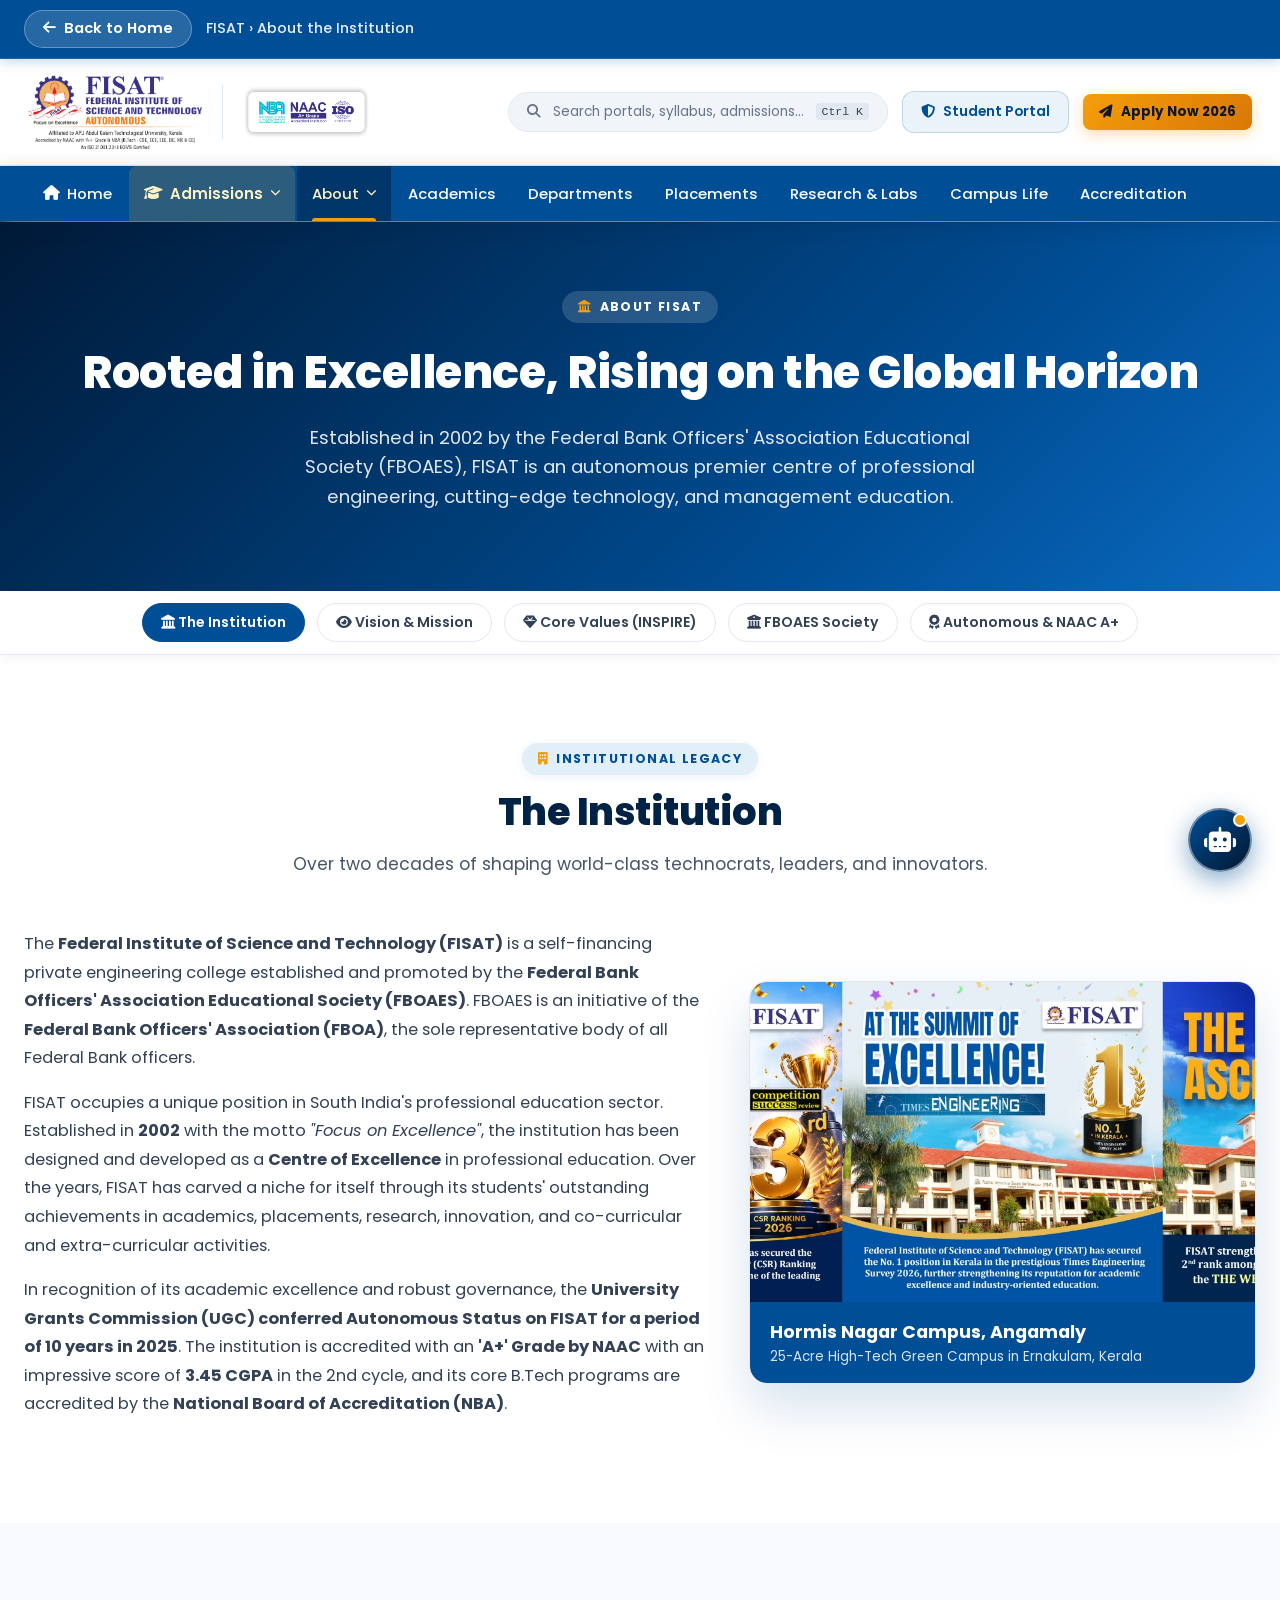
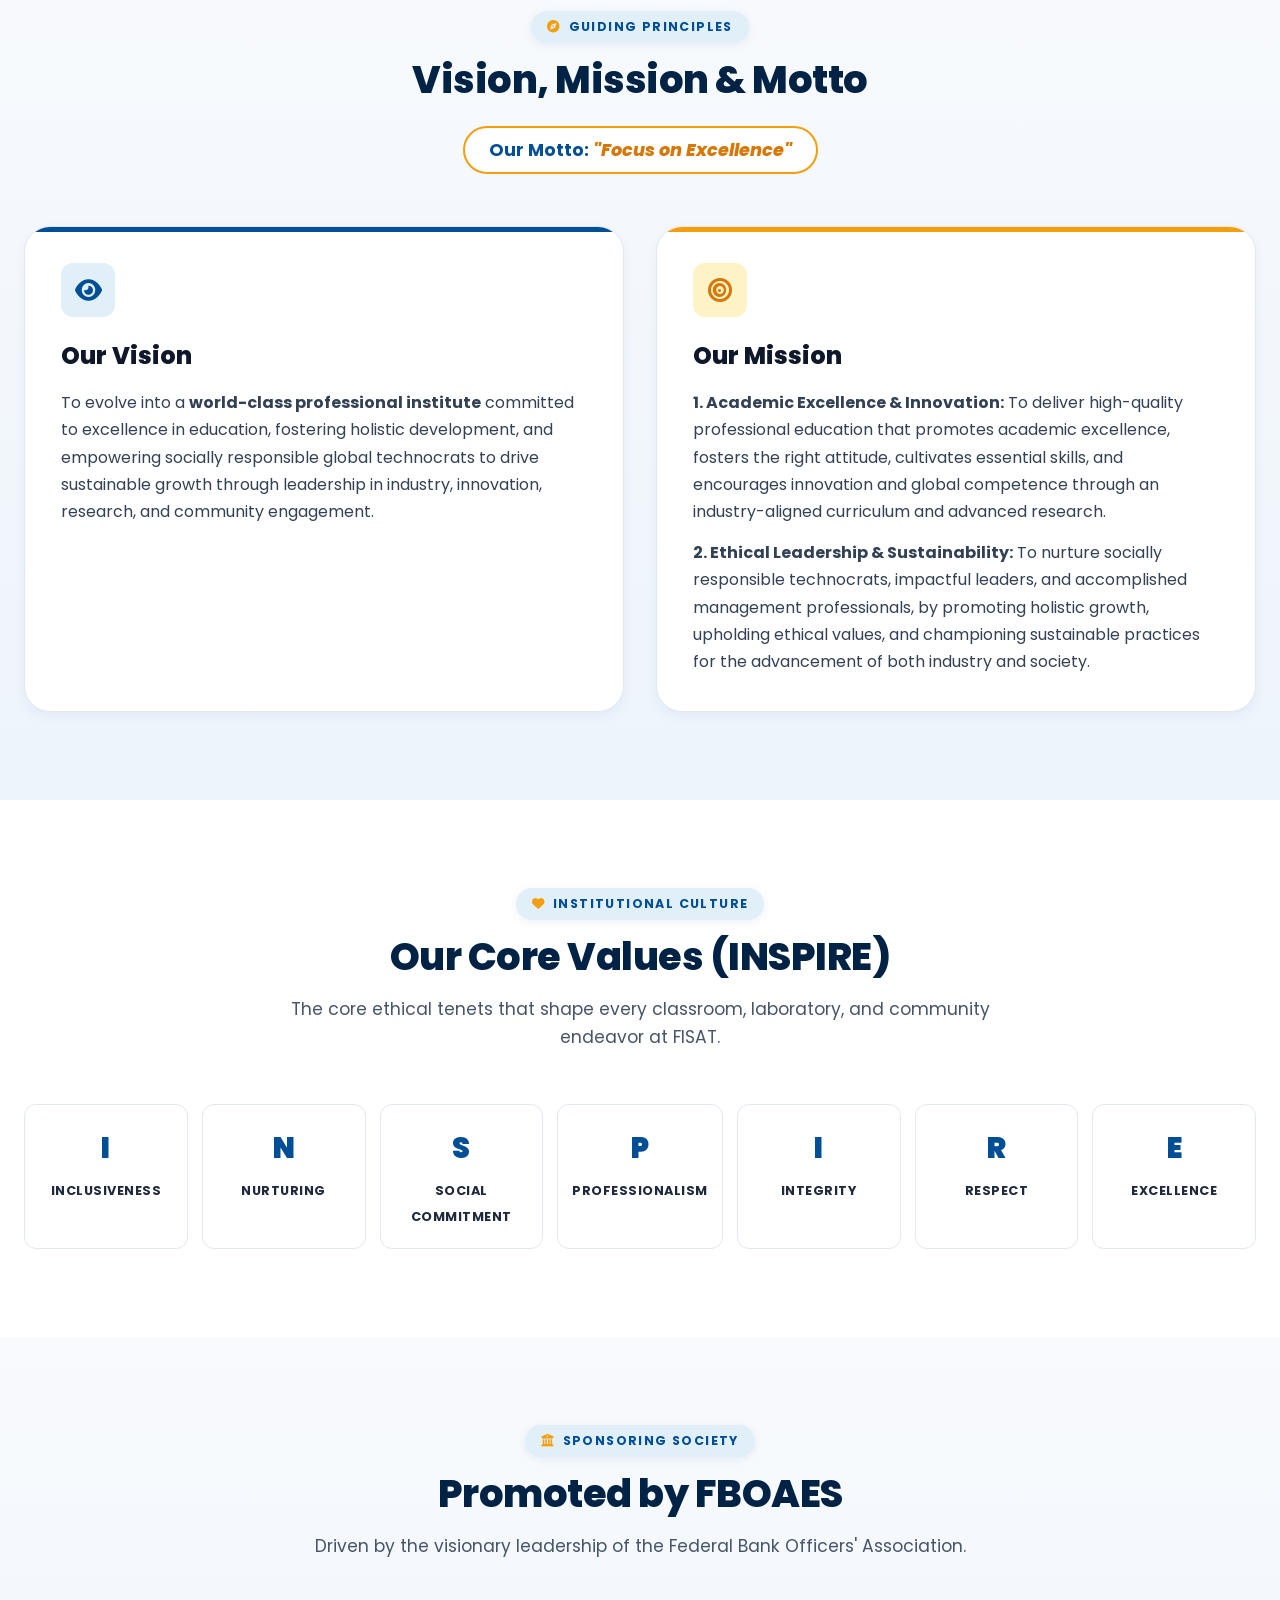
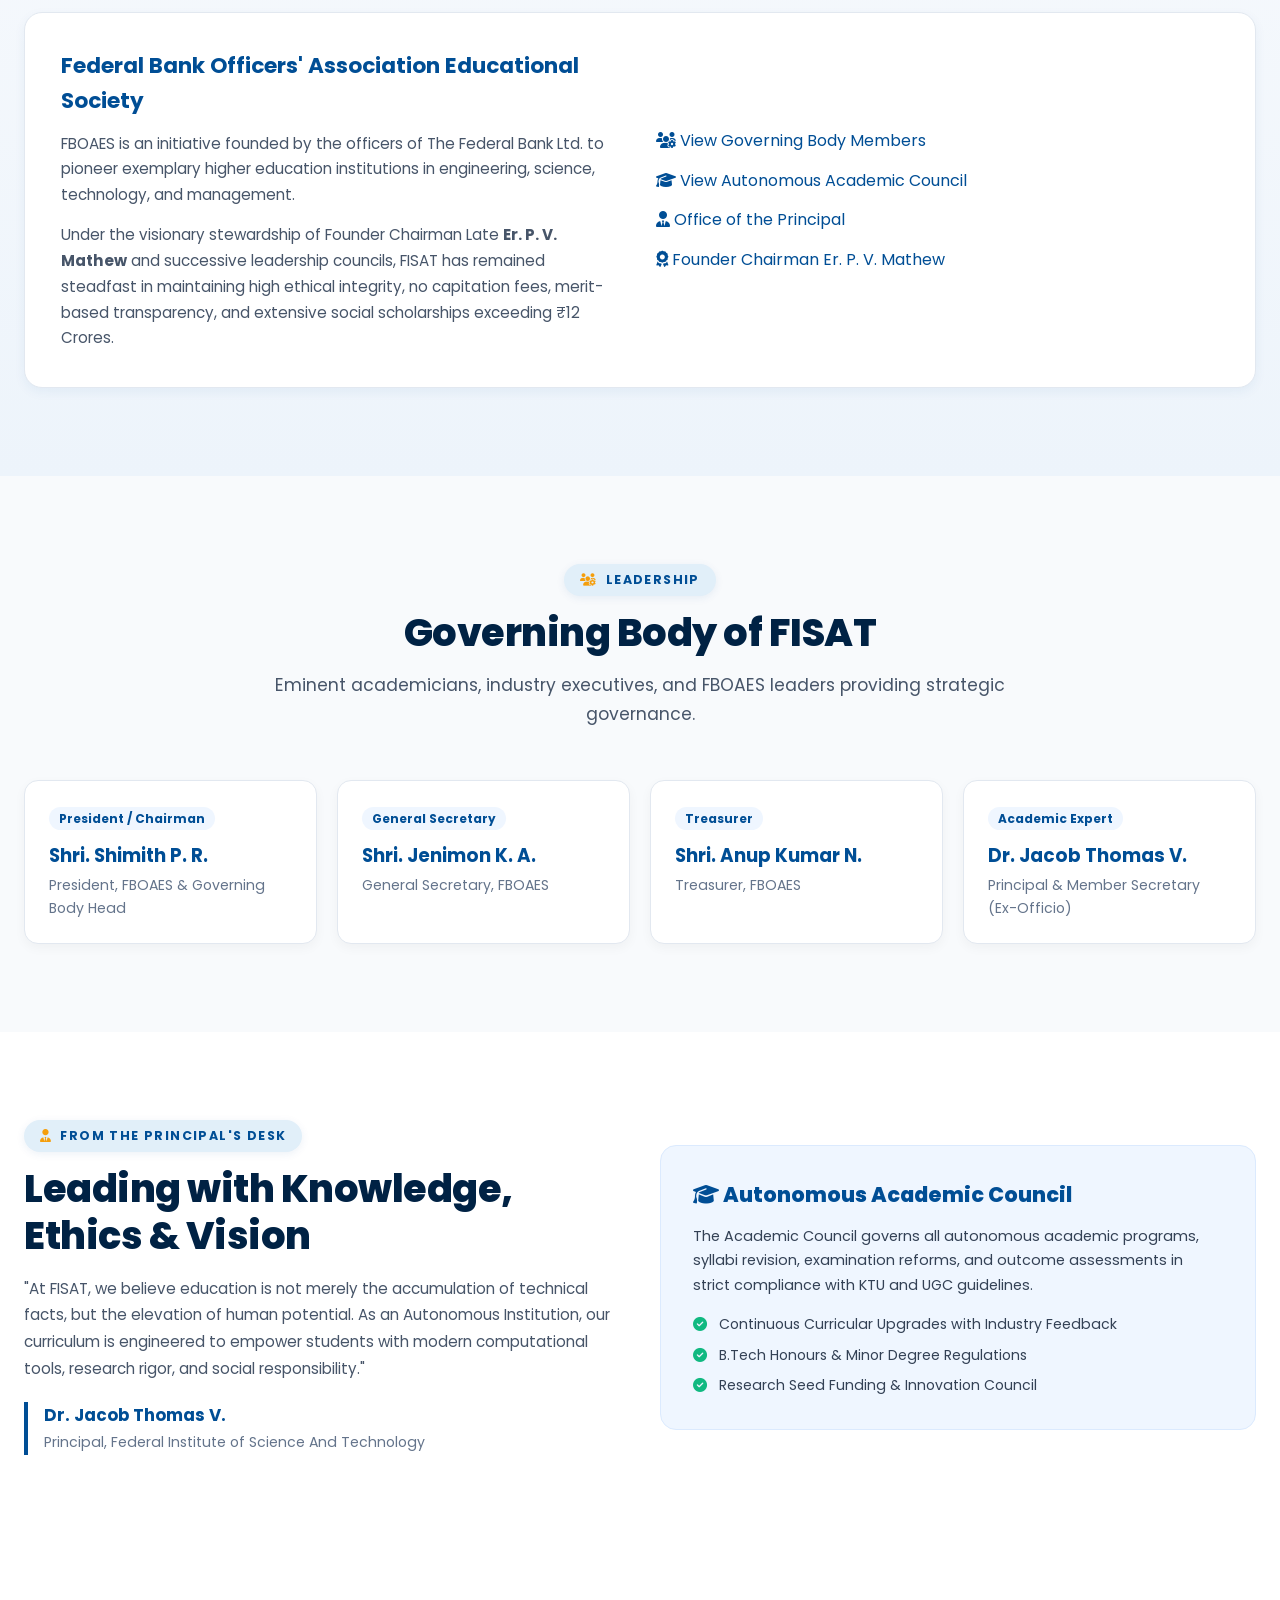
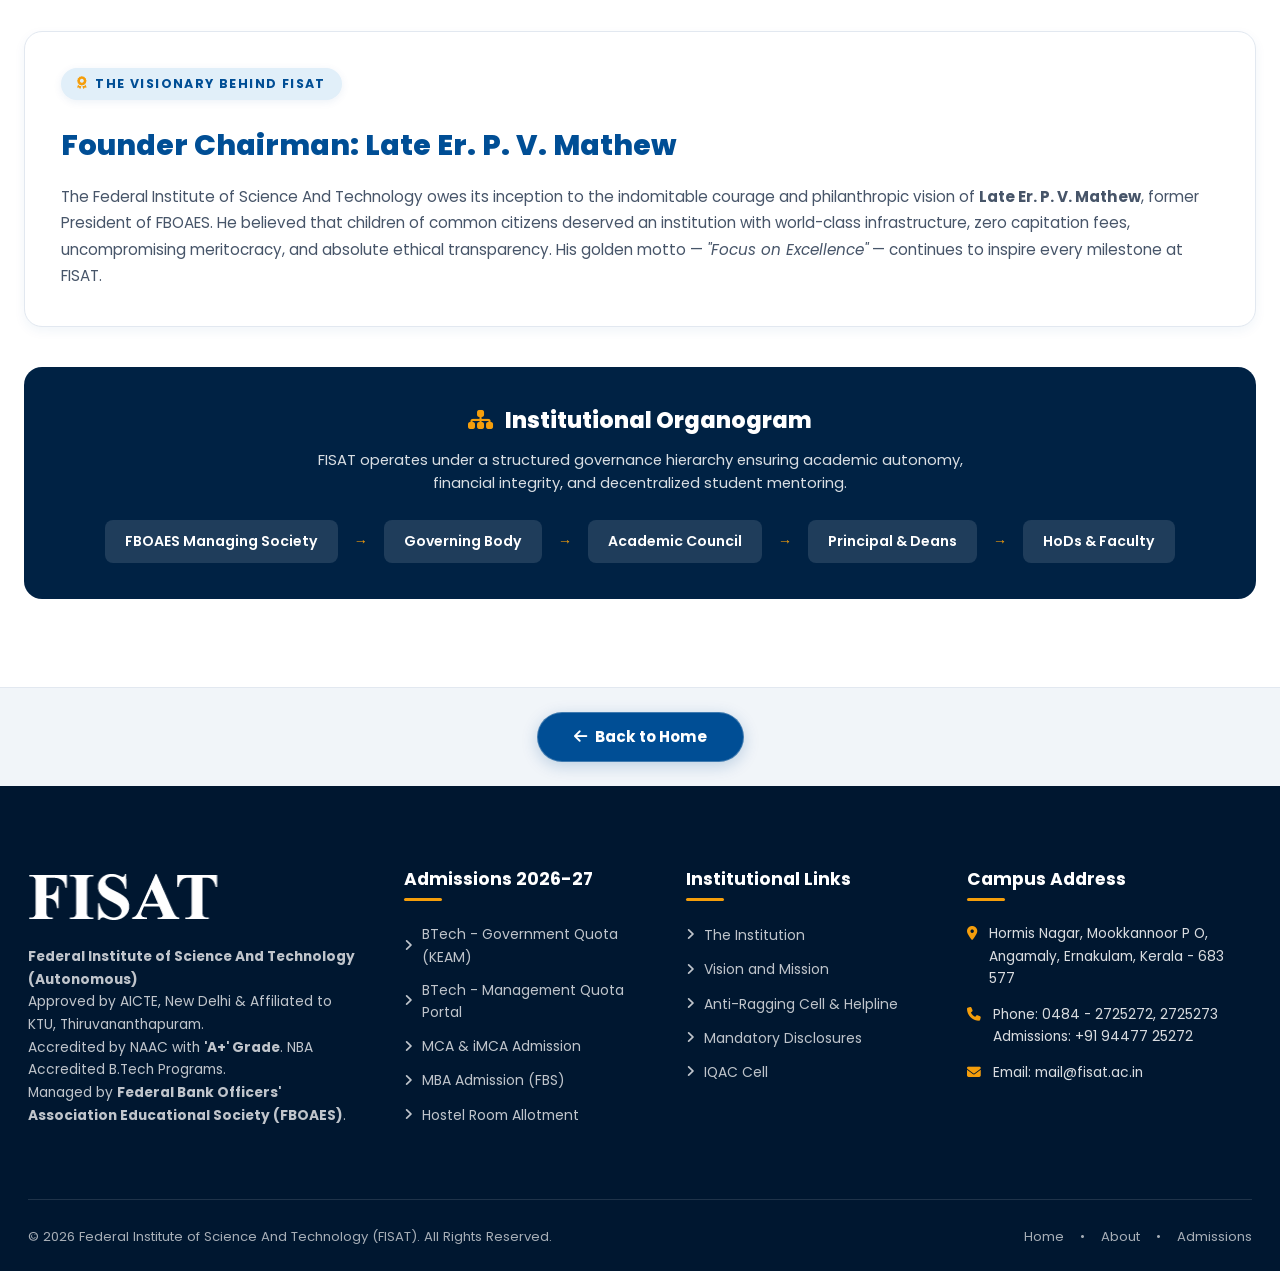
<file: about.html>
﻿<!DOCTYPE html>
<html lang="en">
<head>
  <meta charset="UTF-8">
  <meta http-equiv="X-UA-Compatible" content="IE=edge">
  <meta name="viewport" content="width=device-width, initial-scale=1.0">
  <title>About FISAT | Vision, Mission & The Institution</title>
  
  <!-- Favicon -->
  <link rel="icon" type="image/png" href="assets/logo.png">

  <!-- Google Fonts: Poppins (Official Brand Typography) -->
  <link rel="preconnect" href="https://fonts.googleapis.com">
  <link rel="preconnect" href="https://fonts.gstatic.com" crossorigin>
  <link href="https://fonts.googleapis.com/css2?family=Poppins:ital,wght@0,300;0,400;0,500;0,600;0,700;0,800;1,400;1,600&display=swap" rel="stylesheet">

  <!-- Font Awesome 6 Icons -->
  <link rel="stylesheet" href="https://cdnjs.cloudflare.com/ajax/libs/font-awesome/6.5.1/css/all.min.css">

  <!-- Custom Stylesheet -->
  <link rel="stylesheet" href="css/style.css">
</head>
<body>

  <!-- Top Sticky Back to Home Bar -->
  <div class="top-back-bar" style="position:sticky; top:0; z-index:9999; background:#004E95; padding:10px 24px; display:flex; align-items:center; gap:14px; box-shadow:0 2px 12px rgba(0,78,149,0.25);">
    <a href="index.html" class="back-home-btn" style="display:inline-flex; align-items:center; gap:8px; color:#fff; font-family:'Poppins',sans-serif; font-weight:600; font-size:0.92rem; text-decoration:none; background:rgba(255,255,255,0.15); border:1px solid rgba(255,255,255,0.3); padding:6px 18px; border-radius:50px;">
      <i class="fa-solid fa-arrow-left"></i> Back to Home
    </a>
    <span class="top-bar-title" style="color:rgba(255,255,255,0.9); font-weight:500; font-size:0.9rem;">FISAT &rsaquo; About the Institution</span>
  </div><!-- Institutional Brand Header -->
  <header class="main-header">
    <div class="container-wide">
      <div class="header-inner">
        <div class="brand-wrapper">
          <a href="index.html" aria-label="FISAT Home">
            <img src="assets/fisat-logo.png" alt="Federal Institute of Science And Technology (FISAT)" class="brand-logo-img" onerror="this.onerror=null; this.src='https://fisat.ac.in/wp-content/themes/fisat2022/assets/fisat-logo.png';">
          </a>
          <img src="assets/accredited-logos.png" alt="Accredited by NAAC A+, NBA, KTU, AICTE" class="accreditation-badge-img" onerror="this.onerror=null; this.src='https://fisat.ac.in/wp-content/themes/fisat2022/assets/accredited-logos.png';">
        </div>
        <div class="header-right-actions">
          <button class="search-trigger-btn" id="searchTriggerBtn">
            <i class="fa-solid fa-magnifying-glass"></i>
            <span>Search portals, syllabus, admissions...</span>
            <kbd class="search-shortcut-kbd">Ctrl K</kbd>
          </button>
          <a href="https://intranet.fisat.ac.in/"  class="erp-login-btn">
            <i class="fa-solid fa-shield-halved"></i>
            <span>Student Portal</span>
          </a>
          <button class="btn btn-gold btn-sm" onclick="openBtechQuotaChooser()">
            <i class="fa-solid fa-paper-plane"></i>
            <span>Apply Now 2026</span>
          </button>
        </div>
      </div>
    </div>
  </header>

  <!-- Primary Sticky Navigation -->
  <nav class="nav-bar" id="mainNavBar">
    <div class="container-wide nav-container">
      <button class="mobile-nav-toggle" id="mobileNavToggle"><i class="fa-solid fa-bars"></i></button>
      <ul class="nav-menu" id="navMenu">
        <li class="nav-item"><a href="index.html" class="nav-link"><i class="fa-solid fa-house"></i> Home</a></li>
        
        <!-- STRUCTURED ADMISSIONS TAB -->
        <li class="nav-item nav-item-admissions">
          <a href="index.html#admissions-hub" class="nav-link">
            <i class="fa-solid fa-graduation-cap"></i> Admissions <i class="fa-solid fa-chevron-down"></i>
          </a>
          <ul class="dropdown-menu admissions-dropdown-menu">
            <li class="dropdown-header-tag">
              <span>B.Tech Quota Selection</span>
              <i class="fa-solid fa-split" style="color:#F59E0B;"></i>
            </li>
            <li>
              <a href="https://fisat.ac.in/news/b-tech-govt-quota-counselling-schedule/"  class="dropdown-link">
                <div class="dropdown-link-inner">
                  <i class="fa-solid fa-landmark"></i>
                  <span>BTech - Government Quota</span>
                </div>
                <span class="dropdown-badge">KEAM</span>
              </a>
            </li>
            <li>
              <a href="https://btech-admission.fisat.ac.in/admission/"  class="dropdown-link">
                <div class="dropdown-link-inner">
                  <i class="fa-solid fa-file-signature"></i>
                  <span>BTech - Management Quota</span>
                </div>
                <span class="dropdown-badge">Official Portal</span>
              </a>
            </li>
            <li class="dropdown-header-tag" style="margin-top:6px;">
              <span>Postgraduate & Other Programs</span>
            </li>
            <li>
              <a href="https://fisat.ac.in/admission/"  class="dropdown-link">
                <div class="dropdown-link-inner">
                  <i class="fa-solid fa-laptop-code"></i>
                  <span>MCA Admission</span>
                </div>
                <span class="dropdown-badge">Official Form</span>
              </a>
            </li>
            <li>
              <a href="https://fisat.ac.in/admission/"  class="dropdown-link">
                <div class="dropdown-link-inner">
                  <i class="fa-solid fa-code-merge"></i>
                  <span>iMCA Admission</span>
                </div>
                <span class="dropdown-badge">5-Year Int.</span>
              </a>
            </li>
            <li>
              <a href="https://fbs.ac.in/"  class="dropdown-link">
                <div class="dropdown-link-inner">
                  <i class="fa-solid fa-chart-pie"></i>
                  <span>MBA Admission (FBS)</span>
                </div>
                <span class="dropdown-badge">Official Portal</span>
              </a>
            </li>
            <li>
              <a href="https://fisat.ac.in/news/m-tech-2026-spot-admission/"  class="dropdown-link">
                <div class="dropdown-link-inner">
                  <i class="fa-solid fa-atom"></i>
                  <span>MTech Admission</span>
                </div>
                <span class="dropdown-badge">Spot Adm.</span>
              </a>
            </li>
            <li>
              <a href="https://intranet.fisat.ac.in/Hostel/"  class="dropdown-link">
                <div class="dropdown-link-inner">
                  <i class="fa-solid fa-bed"></i>
                  <span>Hostel Admission</span>
                </div>
                <span class="dropdown-badge">Hostel Portal</span>
              </a>
            </li>
            <li>
              <a href="https://fisat.ac.in/admission/"  class="dropdown-link">
                <div class="dropdown-link-inner">
                  <i class="fa-solid fa-certificate"></i>
                  <span>College Plus Admission</span>
                </div>
                <span class="dropdown-badge">Skilling</span>
              </a>
            </li>
          </ul>
        </li>

        <!-- About Dropdown (Active) -->
        <li class="nav-item active">
          <a href="about.html" class="nav-link">About <i class="fa-solid fa-chevron-down"></i></a>
          <ul class="dropdown-menu">
            <li><a href="about.html#institution" class="dropdown-link"><i class="fa-solid fa-landmark"></i> The Institution</a></li>
            <li><a href="about.html#vision" class="dropdown-link"><i class="fa-solid fa-bullseye"></i> Vision & Mission</a></li>
            <li><a href="about.html#fboaes" class="dropdown-link"><i class="fa-solid fa-building-columns"></i> FBOAES Management</a></li>
            <li><a href="about.html#governing-body"><i class="fa-solid fa-users-gear"></i> Governing Body</a></li>
            <li><a href="about.html#academic-council"><i class="fa-solid fa-user-graduate"></i> Academic Council</a></li>
            <li><a href="about.html#principal"><i class="fa-solid fa-user-tie"></i> The Principal</a></li>
            <li><a href="about.html#founder"><i class="fa-solid fa-award"></i> Founder Chairman</a></li>
            <li><a href="about.html#organogram"><i class="fa-solid fa-sitemap"></i> Organogram</a></li>
          </ul>
        </li>

        <li class="nav-item"><a href="index.html#courseFinder" class="nav-link">Academics</a></li>
        <li class="nav-item"><a href="index.html#departments" class="nav-link">Departments</a></li>
        <li class="nav-item"><a href="index.html#placements" class="nav-link">Placements</a></li>
        <li class="nav-item"><a href="index.html#research" class="nav-link">Research & Labs</a></li>
        <li class="nav-item"><a href="index.html#facilities" class="nav-link">Campus Life</a></li>
        <li class="nav-item"><a href="index.html#accreditations" class="nav-link">Accreditation</a></li>
      </ul>
    </div>
  </nav>

  <!-- Hero Header for About Page -->
  <section class="about-hero-section">
    <div class="container">
      <span class="section-tag" style="background:rgba(255,255,255,0.15); color:white;">
        <i class="fa-solid fa-landmark"></i> About FISAT
      </span>
      <h1 class="about-hero-title">Rooted in Excellence, Rising on the Global Horizon</h1>
      <p class="about-hero-subtitle">
        Established in 2002 by the Federal Bank Officers' Association Educational Society (FBOAES), FISAT is an autonomous premier centre of professional engineering, cutting-edge technology, and management education.
      </p>
    </div>
  </section>

  <!-- Quick Anchor Navigation Bar -->
  <div class="about-nav-anchor-bar">
    <div class="container">
      <div class="about-nav-anchors">
        <a href="#institution" class="about-anchor-btn active"><i class="fa-solid fa-landmark"></i> The Institution</a>
        <a href="#vision" class="about-anchor-btn"><i class="fa-solid fa-eye"></i> Vision & Mission</a>
        <a href="#values" class="about-anchor-btn"><i class="fa-solid fa-gem"></i> Core Values (INSPIRE)</a>
        <a href="#fboaes" class="about-anchor-btn"><i class="fa-solid fa-building-columns"></i> FBOAES Society</a>
        <a href="#accreditation" class="about-anchor-btn"><i class="fa-solid fa-award"></i> Autonomous & NAAC A+</a>
      </div>
    </div>
  </div>

  <!-- SECTION 1: THE INSTITUTION -->
  <section class="section section-alt" id="institution">
    <div class="container">
      <div class="section-header">
        <span class="section-tag"><i class="fa-solid fa-building"></i> Institutional Legacy</span>
        <h2 class="section-title">The Institution</h2>
        <p class="section-desc">Over two decades of shaping world-class technocrats, leaders, and innovators.</p>
      </div>

      <div style="display:grid; grid-template-columns:1.15fr 0.85fr; gap:40px; align-items:center;">
        <div style="font-size:1.02rem; color:#334155; line-height:1.75;">
          <p style="margin-bottom:16px;">
            The <strong>Federal Institute of Science and Technology (FISAT)</strong> is a self-financing private engineering college established and promoted by the <strong>Federal Bank Officers' Association Educational Society (FBOAES)</strong>. FBOAES is an initiative of the <strong>Federal Bank Officers' Association (FBOA)</strong>, the sole representative body of all Federal Bank officers.
          </p>
          <p style="margin-bottom:16px;">
            FISAT occupies a unique position in South India's professional education sector. Established in <strong>2002</strong> with the motto <em>"Focus on Excellence"</em>, the institution has been designed and developed as a <strong>Centre of Excellence</strong> in professional education. Over the years, FISAT has carved a niche for itself through its students' outstanding achievements in academics, placements, research, innovation, and co-curricular and extra-curricular activities.
          </p>
          <p style="margin-bottom:16px;">
            In recognition of its academic excellence and robust governance, the <strong>University Grants Commission (UGC) conferred Autonomous Status on FISAT for a period of 10 years in 2025</strong>. The institution is accredited with an <strong>'A+' Grade by NAAC</strong> with an impressive score of <strong>3.45 CGPA</strong> in the 2nd cycle, and its core B.Tech programs are accredited by the <strong>National Board of Accreditation (NBA)</strong>.
          </p>
        </div>
        <div>
          <div style="border-radius:18px; overflow:hidden; box-shadow:var(--shadow-xl); border:1px solid #E2E8F0;">
            <img src="assets/campus-hero.jpeg" alt="FISAT Campus Building" style="width:100%; height:320px; object-fit:cover;">
            <div style="background:#004E95; color:white; padding:16px 20px;">
              <h5 style="font-size:1.1rem; font-weight:700;">Hormis Nagar Campus, Angamaly</h5>
              <p style="font-size:0.84rem; opacity:0.85;">25-Acre High-Tech Green Campus in Ernakulam, Kerala</p>
            </div>
          </div>
        </div>
      </div>
    </div>
  </section>

  <!-- SECTION 2: MOTTO, VISION & MISSION -->
  <section class="section section-gradient" id="vision">
    <div class="container">
      <div class="section-header">
        <span class="section-tag"><i class="fa-solid fa-compass"></i> Guiding Principles</span>
        <h2 class="section-title">Vision, Mission & Motto</h2>
        <div style="display:inline-block; background:var(--white); border:2px solid var(--fisat-gold); padding:8px 24px; border-radius:9999px; margin-top:8px;">
          <strong style="color:var(--fisat-blue); font-size:1.1rem;">Our Motto: </strong>
          <span style="color:#D97706; font-weight:800; font-style:italic; font-size:1.1rem;">"Focus on Excellence"</span>
        </div>
      </div>

      <div class="vision-mission-grid">
        <!-- Vision Card -->
        <div class="vm-card">
          <div class="vm-icon"><i class="fa-solid fa-eye"></i></div>
          <h3 class="vm-title">Our Vision</h3>
          <p class="vm-text">
            To evolve into a <strong>world-class professional institute</strong> committed to excellence in education, fostering holistic development, and empowering socially responsible global technocrats to drive sustainable growth through leadership in industry, innovation, research, and community engagement.
          </p>
        </div>

        <!-- Mission Card -->
        <div class="vm-card mission">
          <div class="vm-icon"><i class="fa-solid fa-bullseye"></i></div>
          <h3 class="vm-title">Our Mission</h3>
          <p class="vm-text" style="margin-bottom:14px;">
            <strong>1. Academic Excellence & Innovation:</strong> To deliver high-quality professional education that promotes academic excellence, fosters the right attitude, cultivates essential skills, and encourages innovation and global competence through an industry-aligned curriculum and advanced research.
          </p>
          <p class="vm-text">
            <strong>2. Ethical Leadership & Sustainability:</strong> To nurture socially responsible technocrats, impactful leaders, and accomplished management professionals, by promoting holistic growth, upholding ethical values, and championing sustainable practices for the advancement of both industry and society.
          </p>
        </div>
      </div>
    </div>
  </section>

  <!-- SECTION 3: CORE VALUES (INSPIRE) -->
  <section class="section section-alt" id="values">
    <div class="container">
      <div class="section-header">
        <span class="section-tag"><i class="fa-solid fa-heart"></i> Institutional Culture</span>
        <h2 class="section-title">Our Core Values (INSPIRE)</h2>
        <p class="section-desc">The core ethical tenets that shape every classroom, laboratory, and community endeavor at FISAT.</p>
      </div>

      <div class="inspire-values-grid">
        <div class="inspire-card">
          <span class="inspire-letter">I</span>
          <span class="inspire-word">Inclusiveness</span>
        </div>
        <div class="inspire-card">
          <span class="inspire-letter">N</span>
          <span class="inspire-word">Nurturing</span>
        </div>
        <div class="inspire-card">
          <span class="inspire-letter">S</span>
          <span class="inspire-word">Social Commitment</span>
        </div>
        <div class="inspire-card">
          <span class="inspire-letter">P</span>
          <span class="inspire-word">Professionalism</span>
        </div>
        <div class="inspire-card">
          <span class="inspire-letter">I</span>
          <span class="inspire-word">Integrity</span>
        </div>
        <div class="inspire-card">
          <span class="inspire-letter">R</span>
          <span class="inspire-word">Respect</span>
        </div>
        <div class="inspire-card">
          <span class="inspire-letter">E</span>
          <span class="inspire-word">Excellence</span>
        </div>
      </div>
    </div>
  </section>

  <!-- SECTION 4: FBOAES & LEADERSHIP -->
  <section class="section section-gradient" id="fboaes">
    <div class="container">
      <div class="section-header">
        <span class="section-tag"><i class="fa-solid fa-building-columns"></i> Sponsoring Society</span>
        <h2 class="section-title">Promoted by FBOAES</h2>
        <p class="section-desc">Driven by the visionary leadership of the Federal Bank Officers' Association.</p>
      </div>

      <div style="background:white; border-radius:18px; border:1px solid #E2E8F0; padding:36px; box-shadow:var(--shadow-sm); display:grid; grid-template-columns:1fr 1fr; gap:32px;">
        <div>
          <h3 style="color:#004E95; font-size:1.35rem; font-weight:700; margin-bottom:12px;">Federal Bank Officers' Association Educational Society</h3>
          <p style="font-size:0.95rem; color:#475569; line-height:1.7; margin-bottom:14px;">
            FBOAES is an initiative founded by the officers of The Federal Bank Ltd. to pioneer exemplary higher education institutions in engineering, science, technology, and management.
          </p>
          <p style="font-size:0.95rem; color:#475569; line-height:1.7;">
            Under the visionary stewardship of Founder Chairman Late <strong>Er. P. V. Mathew</strong> and successive leadership councils, FISAT has remained steadfast in maintaining high ethical integrity, no capitation fees, merit-based transparency, and extensive social scholarships exceeding ₹12 Crores.
          </p>
        </div>

        <div style="display:flex; flex-direction:column; gap:14px; justify-content:center;">
          <a href="about.html#governing-body">
            <i class="fa-solid fa-users-gear" style="color:#004E95;"></i> View Governing Body Members
          </a>
          <a href="about.html#academic-council">
            <i class="fa-solid fa-graduation-cap" style="color:#004E95;"></i> View Autonomous Academic Council
          </a>
          <a href="about.html#principal">
            <i class="fa-solid fa-user-tie" style="color:#004E95;"></i> Office of the Principal
          </a>
          <a href="about.html#founder">
            <i class="fa-solid fa-award" style="color:#004E95;"></i> Founder Chairman Er. P. V. Mathew
          </a>
        </div>
      </div>
    </div>
  </section>

    <!-- SECTION 5: GOVERNING BODY -->
  <section class="section" id="governing-body" style="background:#F8FAFC;">
    <div class="container">
      <div class="section-header">
        <span class="section-tag"><i class="fa-solid fa-users-gear"></i> Leadership</span>
        <h2 class="section-title">Governing Body of FISAT</h2>
        <p class="section-desc">Eminent academicians, industry executives, and FBOAES leaders providing strategic governance.</p>
      </div>
      <div style="display:grid; grid-template-columns:repeat(auto-fit, minmax(280px, 1fr)); gap:20px;">
        <div style="background:white; border-radius:14px; padding:24px; border:1px solid #E2E8F0; box-shadow:0 4px 12px rgba(0,0,0,0.04);">
          <span style="background:#EFF6FF; color:#004E95; font-size:0.75rem; font-weight:700; padding:3px 10px; border-radius:50px;">President / Chairman</span>
          <h4 style="color:#004E95; margin:10px 0 4px; font-size:1.15rem;">Shri. Shimith P. R.</h4>
          <p style="font-size:0.88rem; color:#64748B; margin:0;">President, FBOAES & Governing Body Head</p>
        </div>
        <div style="background:white; border-radius:14px; padding:24px; border:1px solid #E2E8F0; box-shadow:0 4px 12px rgba(0,0,0,0.04);">
          <span style="background:#EFF6FF; color:#004E95; font-size:0.75rem; font-weight:700; padding:3px 10px; border-radius:50px;">General Secretary</span>
          <h4 style="color:#004E95; margin:10px 0 4px; font-size:1.15rem;">Shri. Jenimon K. A.</h4>
          <p style="font-size:0.88rem; color:#64748B; margin:0;">General Secretary, FBOAES</p>
        </div>
        <div style="background:white; border-radius:14px; padding:24px; border:1px solid #E2E8F0; box-shadow:0 4px 12px rgba(0,0,0,0.04);">
          <span style="background:#EFF6FF; color:#004E95; font-size:0.75rem; font-weight:700; padding:3px 10px; border-radius:50px;">Treasurer</span>
          <h4 style="color:#004E95; margin:10px 0 4px; font-size:1.15rem;">Shri. Anup Kumar N.</h4>
          <p style="font-size:0.88rem; color:#64748B; margin:0;">Treasurer, FBOAES</p>
        </div>
        <div style="background:white; border-radius:14px; padding:24px; border:1px solid #E2E8F0; box-shadow:0 4px 12px rgba(0,0,0,0.04);">
          <span style="background:#EFF6FF; color:#004E95; font-size:0.75rem; font-weight:700; padding:3px 10px; border-radius:50px;">Academic Expert</span>
          <h4 style="color:#004E95; margin:10px 0 4px; font-size:1.15rem;">Dr. Jacob Thomas V.</h4>
          <p style="font-size:0.88rem; color:#64748B; margin:0;">Principal & Member Secretary (Ex-Officio)</p>
        </div>
      </div>
    </div>
  </section>

  <!-- SECTION 6: ACADEMIC COUNCIL & PRINCIPAL MESSAGE -->
  <section class="section" id="principal" style="background:#FFFFFF;">
    <div class="container">
      <div style="display:grid; grid-template-columns:1fr 1fr; gap:40px; align-items:center;">
        <div>
          <span class="section-tag"><i class="fa-solid fa-user-tie"></i> From the Principal's Desk</span>
          <h2 class="section-title" style="margin-bottom:16px;">Leading with Knowledge, Ethics & Vision</h2>
          <p style="color:#475569; font-size:0.95rem; line-height:1.75; margin-bottom:14px;">
            "At FISAT, we believe education is not merely the accumulation of technical facts, but the elevation of human potential. As an Autonomous Institution, our curriculum is engineered to empower students with modern computational tools, research rigor, and social responsibility."
          </p>
          <div style="border-left:4px solid #004E95; padding-left:16px; margin-top:20px;">
            <strong style="color:#004E95; font-size:1.05rem;">Dr. Jacob Thomas V.</strong><br>
            <span style="font-size:0.88rem; color:#64748B;">Principal, Federal Institute of Science And Technology</span>
          </div>
        </div>
        <div id="academic-council" style="background:#EFF6FF; border-radius:16px; padding:32px; border:1px solid #DBEAFE;">
          <h3 style="color:#004E95; font-size:1.3rem; font-weight:800; margin-bottom:12px;"><i class="fa-solid fa-graduation-cap"></i> Autonomous Academic Council</h3>
          <p style="font-size:0.9rem; color:#334155; line-height:1.7; margin-bottom:16px;">
            The Academic Council governs all autonomous academic programs, syllabi revision, examination reforms, and outcome assessments in strict compliance with KTU and UGC guidelines.
          </p>
          <ul style="list-style:none; padding:0; margin:0; display:flex; flex-direction:column; gap:8px; font-size:0.88rem; color:#334155;">
            <li><i class="fa-solid fa-circle-check" style="color:#10B981; margin-right:8px;"></i> Continuous Curricular Upgrades with Industry Feedback</li>
            <li><i class="fa-solid fa-circle-check" style="color:#10B981; margin-right:8px;"></i> B.Tech Honours & Minor Degree Regulations</li>
            <li><i class="fa-solid fa-circle-check" style="color:#10B981; margin-right:8px;"></i> Research Seed Funding & Innovation Council</li>
          </ul>
        </div>
      </div>
    </div>
  </section>

  <!-- SECTION 7: FOUNDER CHAIRMAN & ORGANOGRAM -->
  <section class="section section-alt" id="founder">
    <div class="container">
      <div style="background:white; border-radius:18px; padding:36px; border:1px solid #E2E8F0; box-shadow:var(--shadow-sm); margin-bottom:40px;">
        <span class="section-tag"><i class="fa-solid fa-award"></i> The Visionary Behind FISAT</span>
        <h2 style="color:#004E95; font-size:1.8rem; font-weight:800; margin:8px 0 16px;">Founder Chairman: Late Er. P. V. Mathew</h2>
        <p style="font-size:0.95rem; color:#475569; line-height:1.75;">
          The Federal Institute of Science And Technology owes its inception to the indomitable courage and philanthropic vision of <strong>Late Er. P. V. Mathew</strong>, former President of FBOAES. He believed that children of common citizens deserved an institution with world-class infrastructure, zero capitation fees, uncompromising meritocracy, and absolute ethical transparency. His golden motto — <em>"Focus on Excellence"</em> — continues to inspire every milestone at FISAT.
        </p>
      </div>

      <div id="organogram" style="background:#002244; color:white; border-radius:18px; padding:36px; text-align:center;">
        <h3 style="font-size:1.4rem; font-weight:800; margin-bottom:10px;"><i class="fa-solid fa-sitemap" style="color:#F59E0B; margin-right:8px;"></i> Institutional Organogram</h3>
        <p style="font-size:0.92rem; opacity:0.85; max-width:700px; margin:0 auto 24px;">FISAT operates under a structured governance hierarchy ensuring academic autonomy, financial integrity, and decentralized student mentoring.</p>
        <div style="display:flex; justify-content:center; gap:16px; flex-wrap:wrap; font-size:0.88rem; font-weight:600;">
          <div style="background:rgba(255,255,255,0.12); padding:10px 20px; border-radius:8px;">FBOAES Managing Society</div>
          <div style="color:#F59E0B; display:flex; align-items:center;">&rarr;</div>
          <div style="background:rgba(255,255,255,0.12); padding:10px 20px; border-radius:8px;">Governing Body</div>
          <div style="color:#F59E0B; display:flex; align-items:center;">&rarr;</div>
          <div style="background:rgba(255,255,255,0.12); padding:10px 20px; border-radius:8px;">Academic Council</div>
          <div style="color:#F59E0B; display:flex; align-items:center;">&rarr;</div>
          <div style="background:rgba(255,255,255,0.12); padding:10px 20px; border-radius:8px;">Principal & Deans</div>
          <div style="color:#F59E0B; display:flex; align-items:center;">&rarr;</div>
          <div style="background:rgba(255,255,255,0.12); padding:10px 20px; border-radius:8px;">HoDs & Faculty</div>
        </div>
      </div>
    </div>
  </section>

  <!-- Bottom Back to Home Bar -->
  <div class="bottom-back-bar" style="background:#F1F5F9; padding:24px 20px; text-align:center; border-top:1px solid #E2E8F0;">
    <a href="index.html" class="back-home-btn" style="background:#004E95; color:#fff; display:inline-flex; align-items:center; gap:8px; padding:12px 36px; border-radius:50px; text-decoration:none; font-weight:700; box-shadow:0 4px 16px rgba(0,78,149,0.22); font-size:0.95rem;">
      <i class="fa-solid fa-arrow-left"></i> Back to Home
    </a>
  </div>

  <!-- Institutional Footer -->
  <footer class="footer-main" id="contact">
    <div class="container-wide">
      <div class="footer-grid">
        <div class="footer-col">
          <img src="assets/logo_main.png" alt="FISAT Emblem" class="footer-brand-logo" onerror="this.onerror=null; this.src='https://fisat.ac.in/wp-content/themes/fisat2022/assets/logo_main.png';">
          <p class="footer-text">
            <strong>Federal Institute of Science And Technology (Autonomous)</strong><br>
            Approved by AICTE, New Delhi & Affiliated to KTU, Thiruvananthapuram.<br>
            Accredited by NAAC with <strong>'A+' Grade</strong>. NBA Accredited B.Tech Programs.<br>
            Managed by <strong>Federal Bank Officers' Association Educational Society (FBOAES)</strong>.
          </p>
        </div>
        <div class="footer-col">
          <h5>Admissions 2026-27</h5>
          <ul class="footer-links">
            <li><a href="https://fisat.ac.in/news/b-tech-govt-quota-counselling-schedule/" ><i class="fa-solid fa-angle-right"></i> BTech - Government Quota (KEAM)</a></li>
            <li><a href="https://btech-admission.fisat.ac.in/admission/" ><i class="fa-solid fa-angle-right"></i> BTech - Management Quota Portal</a></li>
            <li><a href="https://fisat.ac.in/admission/" ><i class="fa-solid fa-angle-right"></i> MCA & iMCA Admission</a></li>
            <li><a href="https://fbs.ac.in/" ><i class="fa-solid fa-angle-right"></i> MBA Admission (FBS)</a></li>
            <li><a href="https://intranet.fisat.ac.in/Hostel/" ><i class="fa-solid fa-angle-right"></i> Hostel Room Allotment</a></li>
          </ul>
        </div>
        <div class="footer-col">
          <h5>Institutional Links</h5>
          <ul class="footer-links">
            <li><a href="about.html#institution"><i class="fa-solid fa-angle-right"></i> The Institution</a></li>
            <li><a href="about.html#vision"><i class="fa-solid fa-angle-right"></i> Vision and Mission</a></li>
            <li><a href="https://fisat.ac.in/anti-ragging/" ><i class="fa-solid fa-angle-right"></i> Anti-Ragging Cell & Helpline</a></li>
            <li><a href="https://fisat.ac.in/mandatory-disclosure/" ><i class="fa-solid fa-angle-right"></i> Mandatory Disclosures</a></li>
            <li><a href="https://fisat.ac.in/iqac" ><i class="fa-solid fa-angle-right"></i> IQAC Cell</a></li>
          </ul>
        </div>
        <div class="footer-col">
          <h5>Campus Address</h5>
          <ul class="footer-contact-list">
            <li><i class="fa-solid fa-location-dot"></i><span>Hormis Nagar, Mookkannoor P O, Angamaly, Ernakulam, Kerala - 683 577</span></li>
            <li><i class="fa-solid fa-phone"></i><span>Phone: 0484 - 2725272, 2725273<br>Admissions: +91 94477 25272</span></li>
            <li><i class="fa-solid fa-envelope"></i><span>Email: mail@fisat.ac.in</span></li>
          </ul>
        </div>
      </div>
      <div class="footer-bottom">
        <div>&copy; 2026 Federal Institute of Science And Technology (FISAT). All Rights Reserved.</div>
        <div class="footer-legal-links">
          <a href="index.html">Home</a> &bull;
          <a href="about.html#institution">About</a> &bull;
          <a href="https://fisat.ac.in/admission/" >Admissions</a>
        </div>
      </div>
    </div>
  </footer>

  <!-- BTech Quota Chooser Modal (Government vs Management) -->
  <div class="search-palette-backdrop" id="btechQuotaModal">
    <div class="search-palette-modal" style="width:700px; max-width:92%;">
      <div style="background:linear-gradient(135deg, #004E95 0%, #002244 100%); color:white; padding:22px 28px; display:flex; justify-content:space-between; align-items:center;">
        <div>
          <h3 style="font-size:1.45rem; font-weight:800;">BTech Admission 2026-27</h3>
          <p style="font-size:0.86rem; opacity:0.85; margin-top:2px;">Select your admission stream below to proceed directly to the authentic form</p>
        </div>
        <button onclick="document.getElementById('btechQuotaModal').classList.remove('active')" style="color:white; font-size:1.4rem; cursor:pointer;"><i class="fa-solid fa-xmark"></i></button>
      </div>
      <div class="quota-split-modal-body">
        <!-- Choice 1: Government Quota -->
        <div class="quota-choice-card">
          <div>
            <h4 class="quota-choice-title"><i class="fa-solid fa-landmark"></i> Government Quota</h4>
            <p class="quota-choice-desc">Allotment through the Commissioner for Entrance Examinations (CEE), Government of Kerala (KEAM 2026).</p>
            <ul class="quota-features">
              <li><i class="fa-solid fa-circle-check"></i> 50% of Total College Seats</li>
              <li><i class="fa-solid fa-circle-check"></i> Government Regulated Tuition Fees</li>
              <li><i class="fa-solid fa-circle-check"></i> KEAM Counselling & Merit List</li>
            </ul>
          </div>
          <div>
            <a href="https://fisat.ac.in/news/b-tech-govt-quota-counselling-schedule/"  class="btn btn-secondary btn-sm" style="width:100%; margin-bottom:8px;">
              <i class="fa-solid fa-calendar-check"></i> Counselling Schedule
            </a>
            <a href="https://fisat.ac.in/wp-content/uploads/2024/08/List-of-Documents-to-be-submitted-for-Government-Quota-admission.pdf"  class="btn btn-primary btn-sm" style="width:100%;">
              <i class="fa-solid fa-file-pdf"></i> Required Documents PDF
            </a>
          </div>
        </div>

        <!-- Choice 2: Management Quota -->
        <div class="quota-choice-card management">
          <div>
            <h4 class="quota-choice-title"><i class="fa-solid fa-file-signature"></i> Management Quota</h4>
            <p class="quota-choice-desc">Direct Merit & NRI Quota admission through FISAT Autonomous online admission registration system.</p>
            <ul class="quota-features">
              <li><i class="fa-solid fa-circle-check"></i> 35% Management + 15% NRI Quota</li>
              <li><i class="fa-solid fa-circle-check"></i> Up to 100% Scholarships Available</li>
              <li><i class="fa-solid fa-circle-check"></i> Online Registration & Fee Portal</li>
            </ul>
          </div>
          <div>
            <a href="https://btech-admission.fisat.ac.in/admission/"  class="btn btn-gold btn-sm" style="width:100%; margin-bottom:8px;">
              <i class="fa-solid fa-arrow-up-right-from-square"></i> Open Application Form
            </a>
            <a href="https://btech-adm-profile.fisat.ac.in/"  class="btn btn-secondary btn-sm" style="width:100%;">
              <i class="fa-solid fa-credit-card"></i> Fee Payment / Profile
            </a>
          </div>
        </div>
      </div>
    </div>
  </div>

  <!-- FisatGPT Assistant -->
  <div class="ai-chat-launcher">
    <button class="ai-launcher-btn" id="aiLauncherBtn"><i class="fa-solid fa-robot"></i><span class="ai-launcher-ping"></span></button>
  </div>
  <aside class="ai-modal-box" id="aiModalBox">
    <div class="ai-modal-header">
      <div class="ai-header-info">
        <div class="ai-avatar"><i class="fa-solid fa-graduation-cap"></i></div>
        <div class="ai-title-wrap"><h4>FisatGPT Campus AI</h4></div>
      </div>
      <button class="ai-close-btn" id="aiCloseBtn"><i class="fa-solid fa-xmark"></i></button>
    </div>
    <div class="ai-chat-body" id="aiChatBody">
      <div class="ai-msg bot">
        <div class="ai-msg-bubble">
          Hello! I can guide you through admissions, vision & mission, or college details. Click below or ask:
          <div class="ai-quick-prompts">
            <button class="ai-prompt-chip" data-query="BTech Government Quota counselling">🏛️ Govt Quota</button>
            <button class="ai-prompt-chip" data-query="BTech Management Quota portal">🎓 Mgmt Quota</button>
            <button class="ai-prompt-chip" data-query="What is FISAT Vision and Mission?">📜 Vision & Mission</button>
          </div>
        </div>
      </div>
    </div>
    <div class="ai-chat-footer">
      <form class="ai-input-form" id="aiChatForm">
        <input type="text" class="ai-input-field" id="aiInputField" placeholder="Ask questions...">
        <button type="submit" class="ai-send-btn"><i class="fa-solid fa-paper-plane"></i></button>
      </form>
    </div>
  </aside>

  <script src="js/app.js"></script>
  <script>
    function openBtechQuotaChooser() {
      const modal = document.getElementById('btechQuotaModal');
      if (modal) modal.classList.add('active');
    }
  </script>
</body>
</html>
</file>
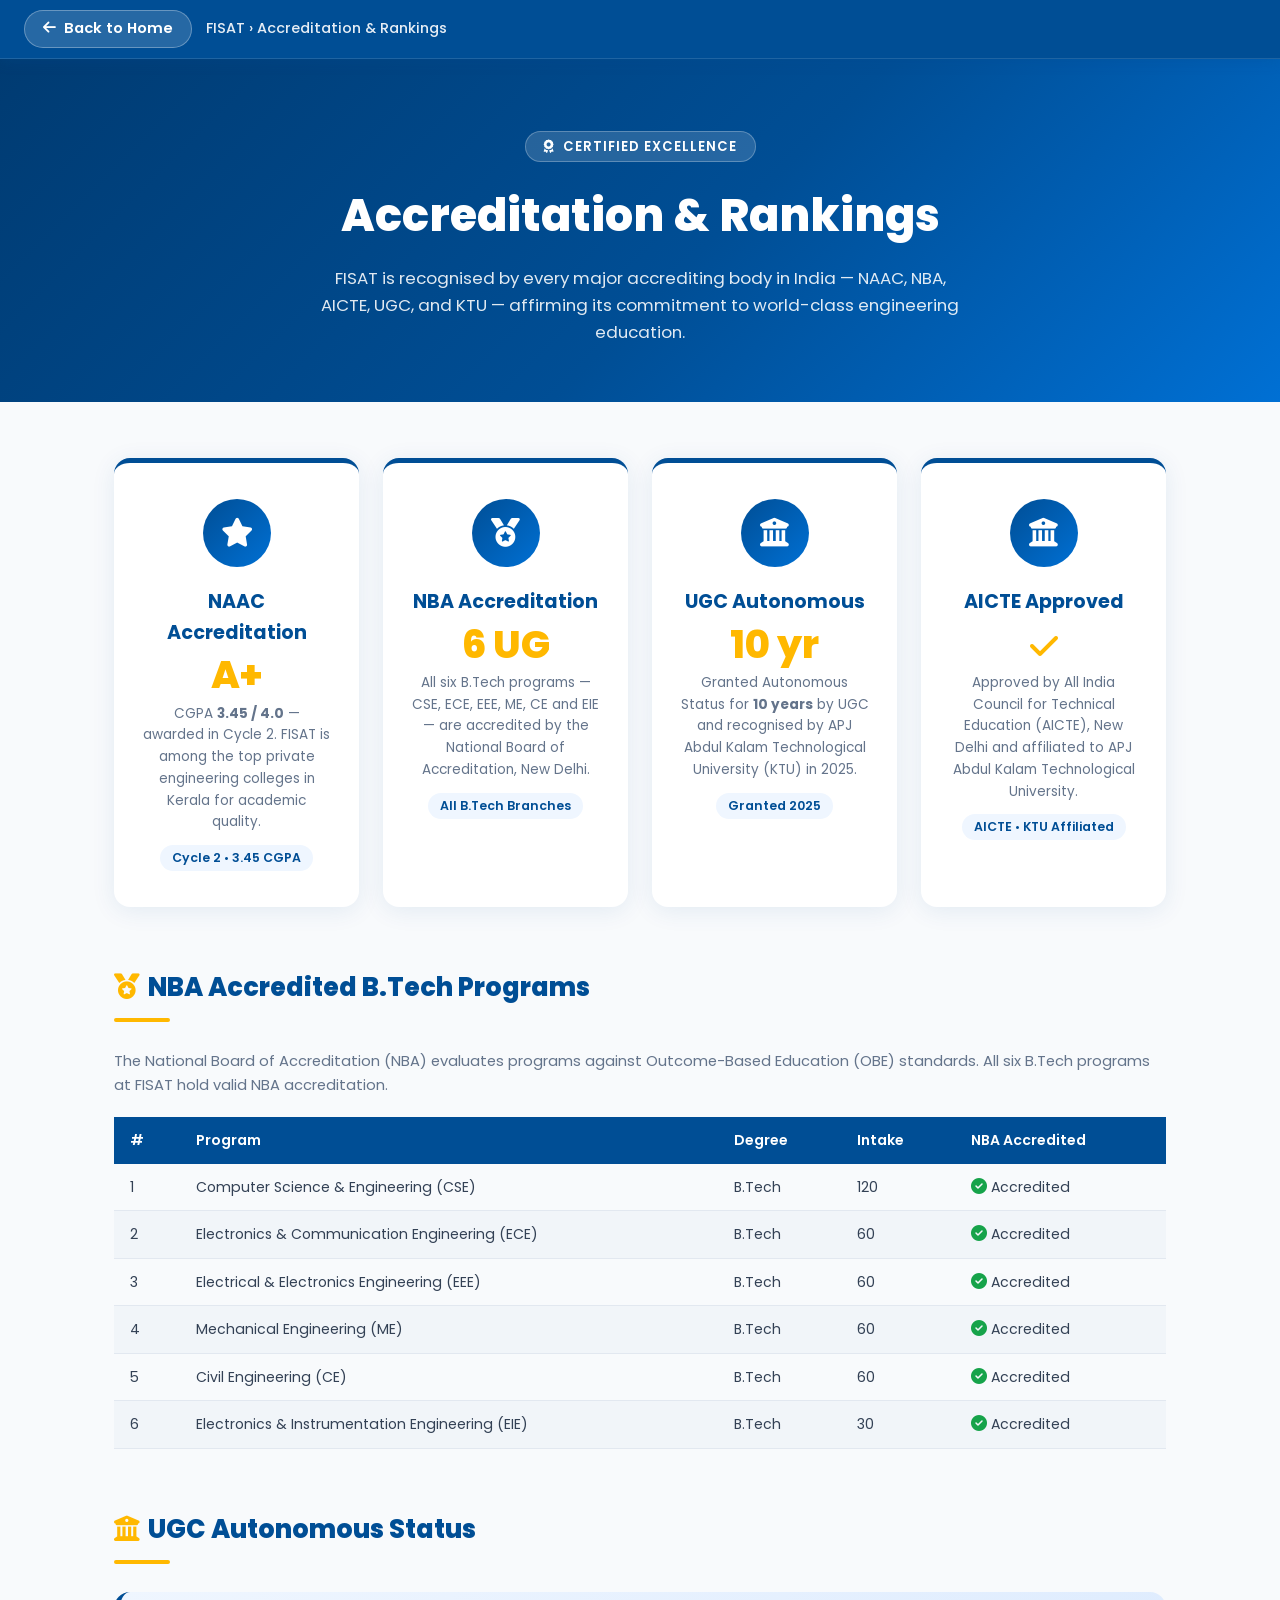
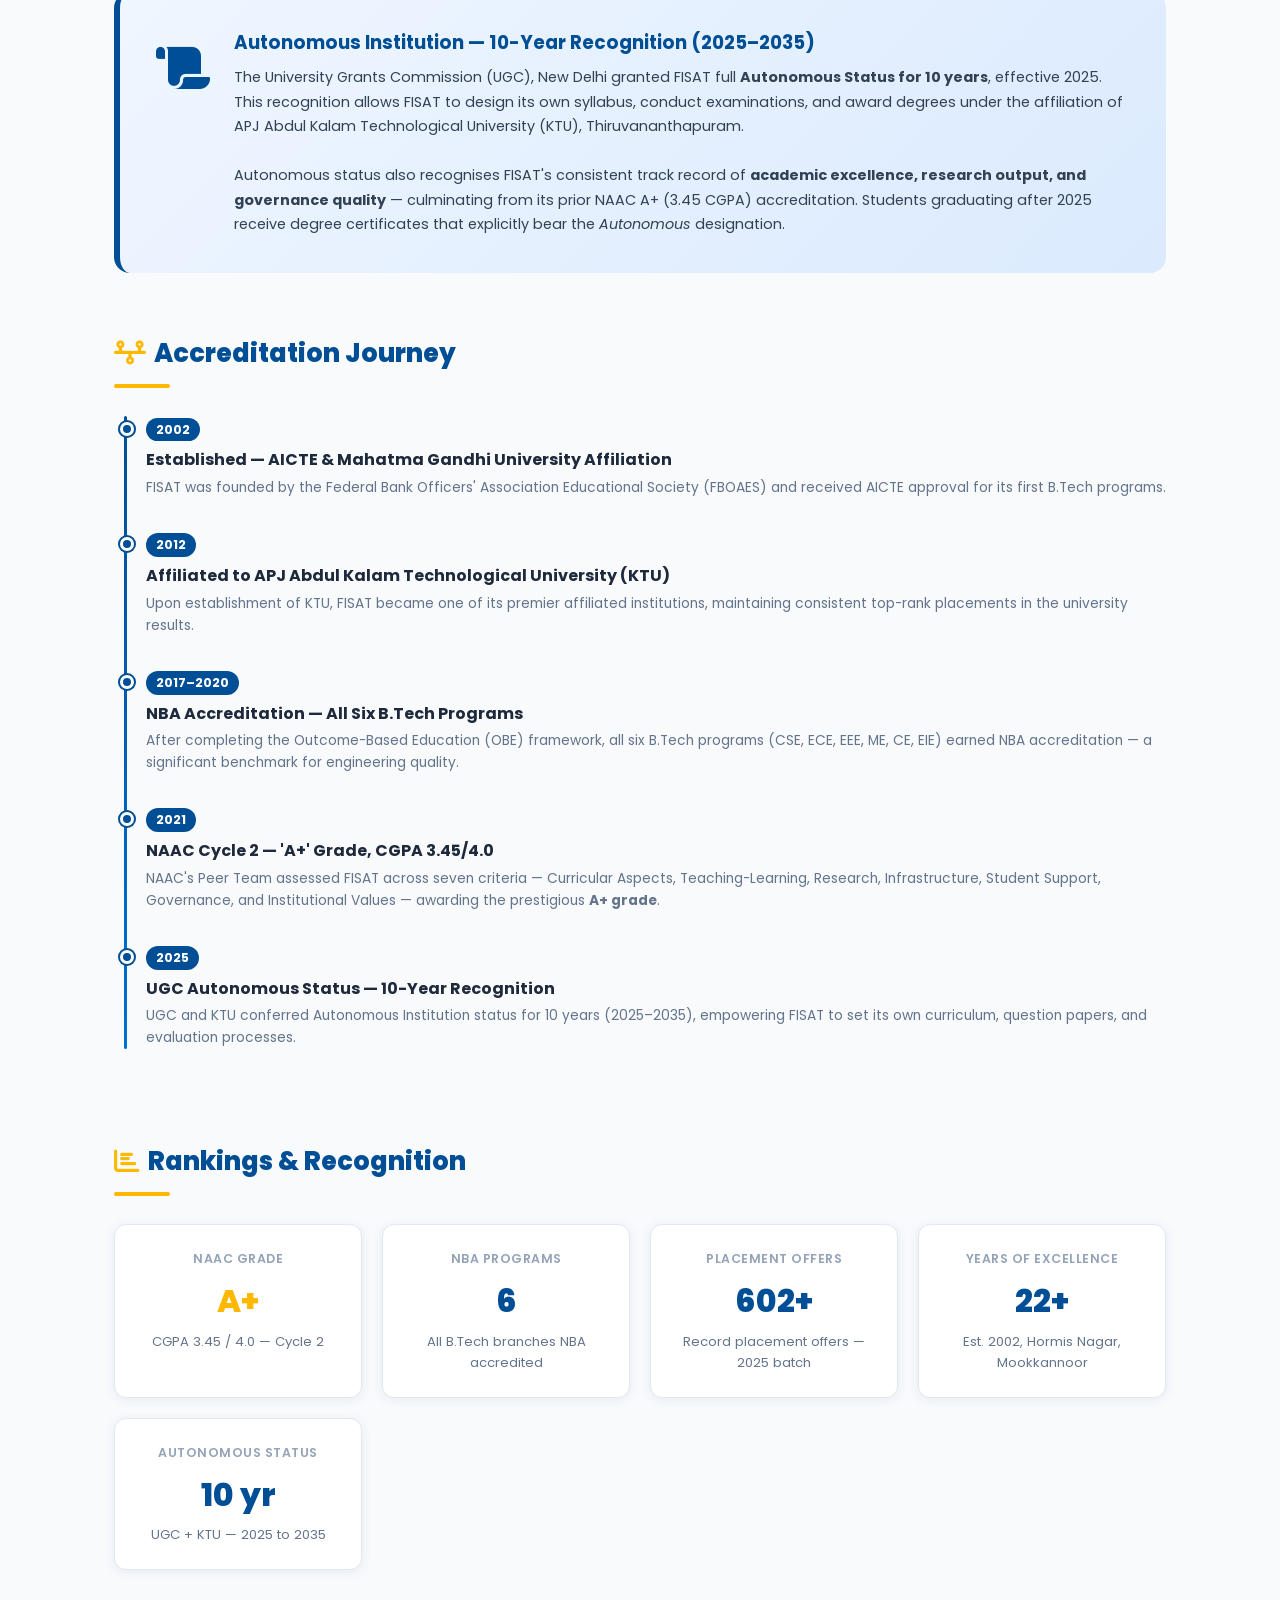
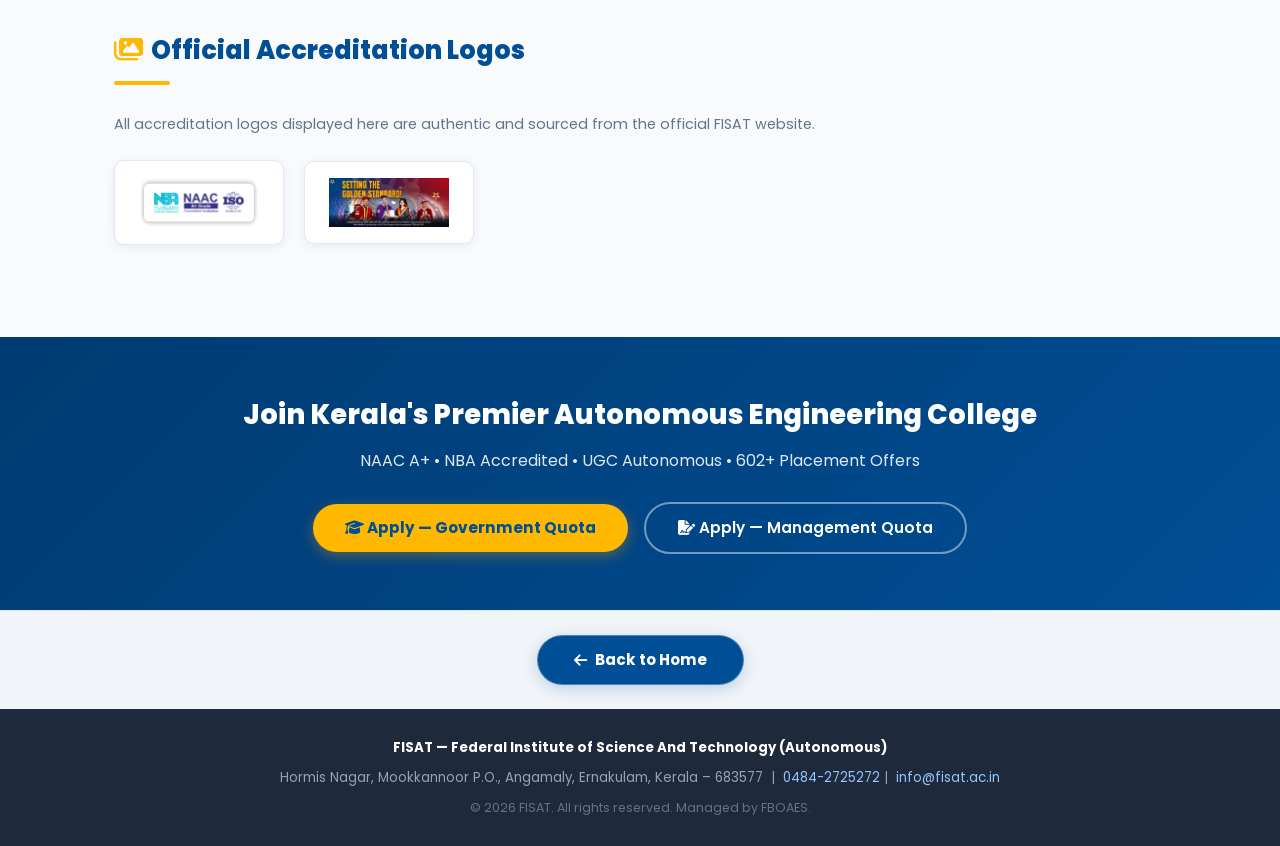
<file: accreditation.html>
﻿<!DOCTYPE html>
<html lang="en">
<head>
  <meta charset="UTF-8">
  <meta name="viewport" content="width=device-width, initial-scale=1.0">
  <title>Accreditation & Rankings | FISAT – Federal Institute of Science And Technology</title>
  <meta name="description" content="FISAT holds NAAC 'A+' Grade (3.45 CGPA), NBA Accreditation for all B.Tech programs, UGC Autonomous Status and KTU Autonomous recognition.">
  <link rel="icon" href="assets/fisat-logo.png" type="image/png">
  <link href="https://fonts.googleapis.com/css2?family=Poppins:wght@300;400;500;600;700;800&display=swap" rel="stylesheet">
  <link rel="stylesheet" href="https://cdnjs.cloudflare.com/ajax/libs/font-awesome/6.5.1/css/all.min.css">
  <link rel="stylesheet" href="css/style.css">
  <style>
    /* ── Page-specific overrides ── */
    body { background: #F8FAFC; }

    .top-back-bar {
      position: sticky;
      top: 0;
      z-index: 9999;
      background: #004E95;
      padding: 10px 24px;
      display: flex;
      align-items: center;
      gap: 14px;
      box-shadow: 0 2px 12px rgba(0,78,149,0.25);
    }
    .back-home-btn {
      display: inline-flex;
      align-items: center;
      gap: 8px;
      color: #fff;
      font-family: 'Poppins', sans-serif;
      font-weight: 600;
      font-size: 0.92rem;
      text-decoration: none;
      background: rgba(255,255,255,0.15);
      border: 1px solid rgba(255,255,255,0.3);
      padding: 6px 18px;
      border-radius: 50px;
      transition: background 0.2s, transform 0.2s;
    }
    .back-home-btn:hover { background: rgba(255,255,255,0.28); transform: translateX(-3px); }
    .top-bar-title {
      color: rgba(255,255,255,0.9);
      font-family: 'Poppins', sans-serif;
      font-weight: 500;
      font-size: 0.9rem;
    }

    .page-hero {
      background: linear-gradient(135deg, #003b72 0%, #004E95 55%, #0070d4 100%);
      color: #fff;
      padding: 72px 24px 56px;
      text-align: center;
    }
    .page-hero .hero-tag {
      display: inline-block;
      background: rgba(255,255,255,0.15);
      border: 1px solid rgba(255,255,255,0.25);
      border-radius: 50px;
      padding: 4px 18px;
      font-size: 0.82rem;
      font-weight: 600;
      letter-spacing: 1px;
      text-transform: uppercase;
      margin-bottom: 18px;
    }
    .page-hero h1 { font-size: clamp(1.8rem, 4vw, 2.8rem); font-weight: 800; margin: 0 0 14px; }
    .page-hero p { font-size: 1.05rem; max-width: 640px; margin: 0 auto; opacity: 0.88; }

    /* Accreditation badge cards */
    .accred-badges {
      display: grid;
      grid-template-columns: repeat(auto-fit, minmax(240px, 1fr));
      gap: 24px;
      max-width: 1100px;
      margin: 56px auto 0;
      padding: 0 24px;
    }
    .badge-card {
      background: #fff;
      border-radius: 16px;
      box-shadow: 0 4px 24px rgba(0,78,149,0.09);
      padding: 36px 28px;
      text-align: center;
      border-top: 5px solid #004E95;
      transition: transform 0.2s, box-shadow 0.2s;
    }
    .badge-card:hover { transform: translateY(-6px); box-shadow: 0 12px 36px rgba(0,78,149,0.16); }
    .badge-card .badge-icon {
      width: 68px;
      height: 68px;
      border-radius: 50%;
      background: linear-gradient(135deg, #004E95, #0070d4);
      display: flex;
      align-items: center;
      justify-content: center;
      margin: 0 auto 20px;
      font-size: 1.8rem;
      color: #fff;
    }
    .badge-card h3 { font-size: 1.2rem; font-weight: 700; color: #004E95; margin: 0 0 6px; }
    .badge-card .badge-grade {
      font-size: 2.4rem;
      font-weight: 800;
      color: #FFB800;
      line-height: 1;
      margin: 8px 0;
    }
    .badge-card p { font-size: 0.85rem; color: #64748B; line-height: 1.6; margin: 0; }
    .badge-card .badge-since { 
      display: inline-block;
      margin-top: 12px;
      background: #EFF6FF;
      color: #004E95;
      font-size: 0.78rem;
      font-weight: 600;
      padding: 3px 12px;
      border-radius: 50px;
    }

    /* Detail sections */
    .section-content { max-width: 1100px; margin: 0 auto; padding: 60px 24px; }
    .section-content h2 {
      font-size: 1.6rem;
      font-weight: 800;
      color: #004E95;
      margin: 0 0 10px;
    }
    .section-content .section-line {
      width: 56px; height: 4px;
      background: #FFB800;
      border-radius: 4px;
      margin: 0 0 28px;
    }

    /* NBA table */
    .nba-table { width: 100%; border-collapse: collapse; font-size: 0.88rem; }
    .nba-table thead th {
      background: #004E95;
      color: #fff;
      padding: 12px 16px;
      text-align: left;
      font-weight: 600;
    }
    .nba-table tbody tr:nth-child(even) { background: #F1F5F9; }
    .nba-table tbody td { padding: 12px 16px; color: #334155; border-bottom: 1px solid #E2E8F0; }
    .nba-table .tick { color: #16A34A; font-size: 1rem; }

    /* Rankings grid */
    .rankings-grid {
      display: grid;
      grid-template-columns: repeat(auto-fit, minmax(200px, 1fr));
      gap: 20px;
      margin-top: 24px;
    }
    .rank-card {
      background: #fff;
      border-radius: 12px;
      padding: 24px 20px;
      text-align: center;
      box-shadow: 0 2px 12px rgba(0,78,149,0.08);
      border: 1px solid #E2E8F0;
    }
    .rank-card .rank-label { font-size: 0.78rem; color: #94A3B8; font-weight: 600; text-transform: uppercase; letter-spacing: 0.5px; }
    .rank-card .rank-value { font-size: 2rem; font-weight: 800; color: #004E95; margin: 6px 0 4px; }
    .rank-card .rank-body { font-size: 0.82rem; color: #64748B; }

    /* UGC autonomous section */
    .ugc-block {
      background: linear-gradient(135deg, #EFF6FF, #DBEAFE);
      border-radius: 16px;
      padding: 36px;
      display: flex;
      align-items: flex-start;
      gap: 24px;
      border-left: 6px solid #004E95;
    }
    .ugc-block .ugc-icon { font-size: 3rem; color: #004E95; flex-shrink: 0; margin-top: 4px; }
    .ugc-block h3 { font-size: 1.15rem; font-weight: 700; color: #004E95; margin: 0 0 8px; }
    .ugc-block p { font-size: 0.9rem; color: #334155; line-height: 1.7; margin: 0; }

    /* Timeline for accreditation history */
    .timeline { position: relative; padding-left: 32px; margin-top: 24px; }
    .timeline::before {
      content: '';
      position: absolute;
      left: 10px; top: 0; bottom: 0;
      width: 3px;
      background: linear-gradient(to bottom, #004E95, #0070d4);
      border-radius: 3px;
    }
    .timeline-item { position: relative; margin-bottom: 32px; }
    .timeline-item::before {
      content: '';
      position: absolute;
      left: -26px;
      top: 6px;
      width: 14px; height: 14px;
      border-radius: 50%;
      background: #004E95;
      border: 3px solid #fff;
      box-shadow: 0 0 0 2px #004E95;
    }
    .timeline-item .tl-year {
      font-size: 0.78rem;
      font-weight: 700;
      color: #fff;
      background: #004E95;
      display: inline-block;
      padding: 2px 10px;
      border-radius: 50px;
      margin-bottom: 6px;
    }
    .timeline-item h4 { font-size: 1rem; font-weight: 700; color: #1E293B; margin: 0 0 4px; }
    .timeline-item p { font-size: 0.86rem; color: #64748B; margin: 0; line-height: 1.6; }

    /* Accreditation logos */
    .accred-logos-row {
      display: flex;
      flex-wrap: wrap;
      gap: 20px;
      align-items: center;
      margin-top: 24px;
    }
    .accred-logo-box {
      background: #fff;
      border-radius: 10px;
      padding: 16px 24px;
      display: flex;
      align-items: center;
      justify-content: center;
      box-shadow: 0 2px 10px rgba(0,78,149,0.08);
      border: 1px solid #E2E8F0;
      min-width: 120px;
    }
    .accred-logo-box img { max-height: 60px; max-width: 120px; object-fit: contain; }

    /* CTA area */
    .cta-strip {
      background: linear-gradient(135deg, #003b72, #004E95);
      color: #fff;
      text-align: center;
      padding: 56px 24px;
      margin-top: 32px;
    }
    .cta-strip h2 { font-size: 1.7rem; font-weight: 800; margin: 0 0 12px; }
    .cta-strip p { font-size: 1rem; opacity: 0.88; margin: 0 0 28px; }
    .cta-strip .btn-gold {
      display: inline-block;
      background: #FFB800;
      color: #004E95;
      font-weight: 700;
      font-size: 0.95rem;
      padding: 12px 32px;
      border-radius: 50px;
      text-decoration: none;
      transition: transform 0.2s, box-shadow 0.2s;
    }
    .cta-strip .btn-gold:hover { transform: translateY(-3px); box-shadow: 0 8px 24px rgba(255,184,0,0.35); }
    .cta-strip .btn-outline-white {
      display: inline-block;
      background: transparent;
      color: #fff;
      font-weight: 600;
      font-size: 0.95rem;
      padding: 12px 32px;
      border-radius: 50px;
      text-decoration: none;
      border: 2px solid rgba(255,255,255,0.45);
      margin-left: 12px;
      transition: background 0.2s;
    }
    .cta-strip .btn-outline-white:hover { background: rgba(255,255,255,0.12); }

    @media (max-width: 640px) {
      .ugc-block { flex-direction: column; gap: 12px; }
      .cta-strip .btn-outline-white { margin-left: 0; margin-top: 10px; }
    }
  </style>
</head>
<body>

  <!-- ── Sticky Back Bar ── -->
  <div class="top-back-bar">
    <a href="index.html" class="back-home-btn">
      <i class="fa-solid fa-arrow-left"></i> Back to Home
    </a>
    <span class="top-bar-title">FISAT &rsaquo; Accreditation &amp; Rankings</span>
  </div>

  <!-- ── Hero ── -->
  <div class="page-hero">
    <div class="hero-tag"><i class="fa-solid fa-award"></i> &nbsp;Certified Excellence</div>
    <h1>Accreditation &amp; Rankings</h1>
    <p>FISAT is recognised by every major accrediting body in India — NAAC, NBA, AICTE, UGC, and KTU — affirming its commitment to world-class engineering education.</p>
  </div>

  <!-- ── Accreditation Badge Cards ── -->
  <div class="accred-badges">
    <!-- NAAC -->
    <div class="badge-card">
      <div class="badge-icon"><i class="fa-solid fa-star"></i></div>
      <h3>NAAC Accreditation</h3>
      <div class="badge-grade">A+</div>
      <p>CGPA&nbsp;<strong>3.45 / 4.0</strong> — awarded in Cycle&nbsp;2. FISAT is among the top private engineering colleges in Kerala for academic quality.</p>
      <span class="badge-since">Cycle&nbsp;2 &bull; 3.45&nbsp;CGPA</span>
    </div>

    <!-- NBA -->
    <div class="badge-card">
      <div class="badge-icon"><i class="fa-solid fa-medal"></i></div>
      <h3>NBA Accreditation</h3>
      <div class="badge-grade">6&nbsp;UG</div>
      <p>All six B.Tech programs — CSE, ECE, EEE, ME, CE and EIE — are accredited by the National Board of Accreditation, New Delhi.</p>
      <span class="badge-since">All B.Tech Branches</span>
    </div>

    <!-- UGC Autonomous -->
    <div class="badge-card">
      <div class="badge-icon"><i class="fa-solid fa-university"></i></div>
      <h3>UGC Autonomous</h3>
      <div class="badge-grade">10 yr</div>
      <p>Granted Autonomous Status for <strong>10 years</strong> by UGC and recognised by APJ Abdul Kalam Technological University (KTU) in 2025.</p>
      <span class="badge-since">Granted&nbsp;2025</span>
    </div>

    <!-- AICTE -->
    <div class="badge-card">
      <div class="badge-icon"><i class="fa-solid fa-building-columns"></i></div>
      <h3>AICTE Approved</h3>
      <div class="badge-grade"><i class="fa-solid fa-check" style="font-size:2rem;"></i></div>
      <p>Approved by All India Council for Technical Education (AICTE), New Delhi and affiliated to APJ Abdul Kalam Technological University.</p>
      <span class="badge-since">AICTE &bull; KTU Affiliated</span>
    </div>
  </div>

  <!-- ── NBA — Branch-wise table ── -->
  <div class="section-content">
    <h2><i class="fa-solid fa-medal" style="color:#FFB800;margin-right:8px;"></i>NBA Accredited B.Tech Programs</h2>
    <div class="section-line"></div>
    <p style="color:#64748B;font-size:0.92rem;margin-bottom:20px;">The National Board of Accreditation (NBA) evaluates programs against Outcome-Based Education (OBE) standards. All six B.Tech programs at FISAT hold valid NBA accreditation.</p>
    <div style="overflow-x:auto;">
      <table class="nba-table">
        <thead>
          <tr>
            <th>#</th>
            <th>Program</th>
            <th>Degree</th>
            <th>Intake</th>
            <th>NBA Accredited</th>
          </tr>
        </thead>
        <tbody>
          <tr>
            <td>1</td>
            <td>Computer Science &amp; Engineering (CSE)</td>
            <td>B.Tech</td>
            <td>120</td>
            <td><i class="fa-solid fa-circle-check tick"></i> Accredited</td>
          </tr>
          <tr>
            <td>2</td>
            <td>Electronics &amp; Communication Engineering (ECE)</td>
            <td>B.Tech</td>
            <td>60</td>
            <td><i class="fa-solid fa-circle-check tick"></i> Accredited</td>
          </tr>
          <tr>
            <td>3</td>
            <td>Electrical &amp; Electronics Engineering (EEE)</td>
            <td>B.Tech</td>
            <td>60</td>
            <td><i class="fa-solid fa-circle-check tick"></i> Accredited</td>
          </tr>
          <tr>
            <td>4</td>
            <td>Mechanical Engineering (ME)</td>
            <td>B.Tech</td>
            <td>60</td>
            <td><i class="fa-solid fa-circle-check tick"></i> Accredited</td>
          </tr>
          <tr>
            <td>5</td>
            <td>Civil Engineering (CE)</td>
            <td>B.Tech</td>
            <td>60</td>
            <td><i class="fa-solid fa-circle-check tick"></i> Accredited</td>
          </tr>
          <tr>
            <td>6</td>
            <td>Electronics &amp; Instrumentation Engineering (EIE)</td>
            <td>B.Tech</td>
            <td>30</td>
            <td><i class="fa-solid fa-circle-check tick"></i> Accredited</td>
          </tr>
        </tbody>
      </table>
    </div>
  </div>

  <!-- ── UGC Autonomous ── -->
  <div style="max-width:1100px;margin:0 auto;padding:0 24px 60px;">
    <h2 style="font-size:1.6rem;font-weight:800;color:#004E95;margin:0 0 10px;"><i class="fa-solid fa-university" style="color:#FFB800;margin-right:8px;"></i>UGC Autonomous Status</h2>
    <div style="width:56px;height:4px;background:#FFB800;border-radius:4px;margin:0 0 28px;"></div>
    <div class="ugc-block">
      <div class="ugc-icon"><i class="fa-solid fa-scroll"></i></div>
      <div>
        <h3>Autonomous Institution — 10-Year Recognition (2025–2035)</h3>
        <p>
          The University Grants Commission (UGC), New Delhi granted FISAT full <strong>Autonomous Status for 10 years</strong>, effective 2025.
          This recognition allows FISAT to design its own syllabus, conduct examinations, and award degrees under the affiliation of APJ Abdul Kalam Technological University (KTU), Thiruvananthapuram.<br><br>
          Autonomous status also recognises FISAT's consistent track record of <strong>academic excellence, research output, and governance quality</strong> — culminating from its prior NAAC A+ (3.45 CGPA) accreditation.
          Students graduating after 2025 receive degree certificates that explicitly bear the <em>Autonomous</em> designation.
        </p>
      </div>
    </div>
  </div>

  <!-- ── Accreditation History Timeline ── -->
  <div class="section-content" style="padding-top:0;">
    <h2><i class="fa-solid fa-timeline" style="color:#FFB800;margin-right:8px;"></i>Accreditation Journey</h2>
    <div class="section-line"></div>
    <div class="timeline">
      <div class="timeline-item">
        <span class="tl-year">2002</span>
        <h4>Established — AICTE &amp; Mahatma Gandhi University Affiliation</h4>
        <p>FISAT was founded by the Federal Bank Officers' Association Educational Society (FBOAES) and received AICTE approval for its first B.Tech programs.</p>
      </div>
      <div class="timeline-item">
        <span class="tl-year">2012</span>
        <h4>Affiliated to APJ Abdul Kalam Technological University (KTU)</h4>
        <p>Upon establishment of KTU, FISAT became one of its premier affiliated institutions, maintaining consistent top-rank placements in the university results.</p>
      </div>
      <div class="timeline-item">
        <span class="tl-year">2017–2020</span>
        <h4>NBA Accreditation — All Six B.Tech Programs</h4>
        <p>After completing the Outcome-Based Education (OBE) framework, all six B.Tech programs (CSE, ECE, EEE, ME, CE, EIE) earned NBA accreditation — a significant benchmark for engineering quality.</p>
      </div>
      <div class="timeline-item">
        <span class="tl-year">2021</span>
        <h4>NAAC Cycle 2 — 'A+' Grade, CGPA 3.45/4.0</h4>
        <p>NAAC's Peer Team assessed FISAT across seven criteria — Curricular Aspects, Teaching-Learning, Research, Infrastructure, Student Support, Governance, and Institutional Values — awarding the prestigious <strong>A+ grade</strong>.</p>
      </div>
      <div class="timeline-item">
        <span class="tl-year">2025</span>
        <h4>UGC Autonomous Status — 10-Year Recognition</h4>
        <p>UGC and KTU conferred Autonomous Institution status for 10 years (2025–2035), empowering FISAT to set its own curriculum, question papers, and evaluation processes.</p>
      </div>
    </div>
  </div>

  <!-- ── Rankings ── -->
  <div class="section-content" style="padding-top:0;">
    <h2><i class="fa-solid fa-chart-bar" style="color:#FFB800;margin-right:8px;"></i>Rankings &amp; Recognition</h2>
    <div class="section-line"></div>
    <div class="rankings-grid">
      <div class="rank-card">
        <div class="rank-label">NAAC Grade</div>
        <div class="rank-value" style="color:#FFB800;">A+</div>
        <div class="rank-body">CGPA 3.45 / 4.0 — Cycle 2</div>
      </div>
      <div class="rank-card">
        <div class="rank-label">NBA Programs</div>
        <div class="rank-value">6</div>
        <div class="rank-body">All B.Tech branches NBA accredited</div>
      </div>
      <div class="rank-card">
        <div class="rank-label">Placement Offers</div>
        <div class="rank-value">602+</div>
        <div class="rank-body">Record placement offers — 2025 batch</div>
      </div>
      <div class="rank-card">
        <div class="rank-label">Years of Excellence</div>
        <div class="rank-value">22+</div>
        <div class="rank-body">Est. 2002, Hormis Nagar, Mookkannoor</div>
      </div>
      <div class="rank-card">
        <div class="rank-label">Autonomous Status</div>
        <div class="rank-value">10 yr</div>
        <div class="rank-body">UGC + KTU — 2025 to 2035</div>
      </div>
    </div>
  </div>

  <!-- ── Accreditation Logos ── -->
  <div class="section-content" style="padding-top:0;">
    <h2><i class="fa-solid fa-images" style="color:#FFB800;margin-right:8px;"></i>Official Accreditation Logos</h2>
    <div class="section-line"></div>
    <p style="color:#64748B;font-size:0.9rem;margin-bottom:20px;">All accreditation logos displayed here are authentic and sourced from the official FISAT website.</p>
    <div class="accred-logos-row">
      <div class="accred-logo-box">
        <img src="assets/accredited-logos.png" alt="FISAT Accreditation Logos"
             onerror="this.onerror=null; this.src='https://fisat.ac.in/wp-content/themes/fisat2022/assets/accredited-logos.png';">
      </div>
      <div class="accred-logo-box">
        <img src="assets/golden-standard.png" alt="Golden Standard"
             onerror="this.onerror=null; this.src='https://fisat.ac.in/wp-content/uploads/2025/03/golden-standard-min.png';">
      </div>
    </div>
  </div>

  <!-- ── CTA ── -->
  <div class="cta-strip">
    <h2>Join Kerala's Premier Autonomous Engineering College</h2>
    <p>NAAC A+ &bull; NBA Accredited &bull; UGC Autonomous &bull; 602+ Placement Offers</p>
    <a href="admissions-btech-govt.html" class="btn-gold"><i class="fa-solid fa-graduation-cap"></i> Apply — Government Quota</a>
    <a href="admissions-btech-mgmt.html" class="btn-outline-white"><i class="fa-solid fa-file-signature"></i> Apply — Management Quota</a>
  </div>

  <!-- ── Simple Footer ── -->
    <!-- Bottom Back to Home Bar -->
  <div class="bottom-back-bar" style="background:#F1F5F9; padding:24px 20px; text-align:center; border-top:1px solid #E2E8F0;">
    <a href="index.html" class="back-home-btn" style="background:#004E95; color:#fff; display:inline-flex; align-items:center; gap:8px; padding:12px 36px; border-radius:50px; text-decoration:none; font-weight:700; box-shadow:0 4px 16px rgba(0,78,149,0.22); font-size:0.95rem;">
      <i class="fa-solid fa-arrow-left"></i> Back to Home
    </a>
  </div>

  <footer style="background:#1E293B; color:#94A3B8; text-align:center; padding:28px 24px; font-size:0.83rem;">
    <div style="margin-bottom:8px;">
      <strong style="color:#fff;">FISAT — Federal Institute of Science And Technology (Autonomous)</strong>
    </div>
    Hormis Nagar, Mookkannoor P.O., Angamaly, Ernakulam, Kerala&nbsp;– 683577 &nbsp;|&nbsp;
    <a href="tel:04842725272" style="color:#93C5FD;">0484-2725272</a>&nbsp;|&nbsp;
    <a href="mailto:info@fisat.ac.in" style="color:#93C5FD;">info@fisat.ac.in</a>
    <div style="margin-top:10px; font-size:0.78rem; opacity:0.6;">© 2026 FISAT. All rights reserved. Managed by FBOAES.</div>
  </footer>

</body>
</html>
</file>
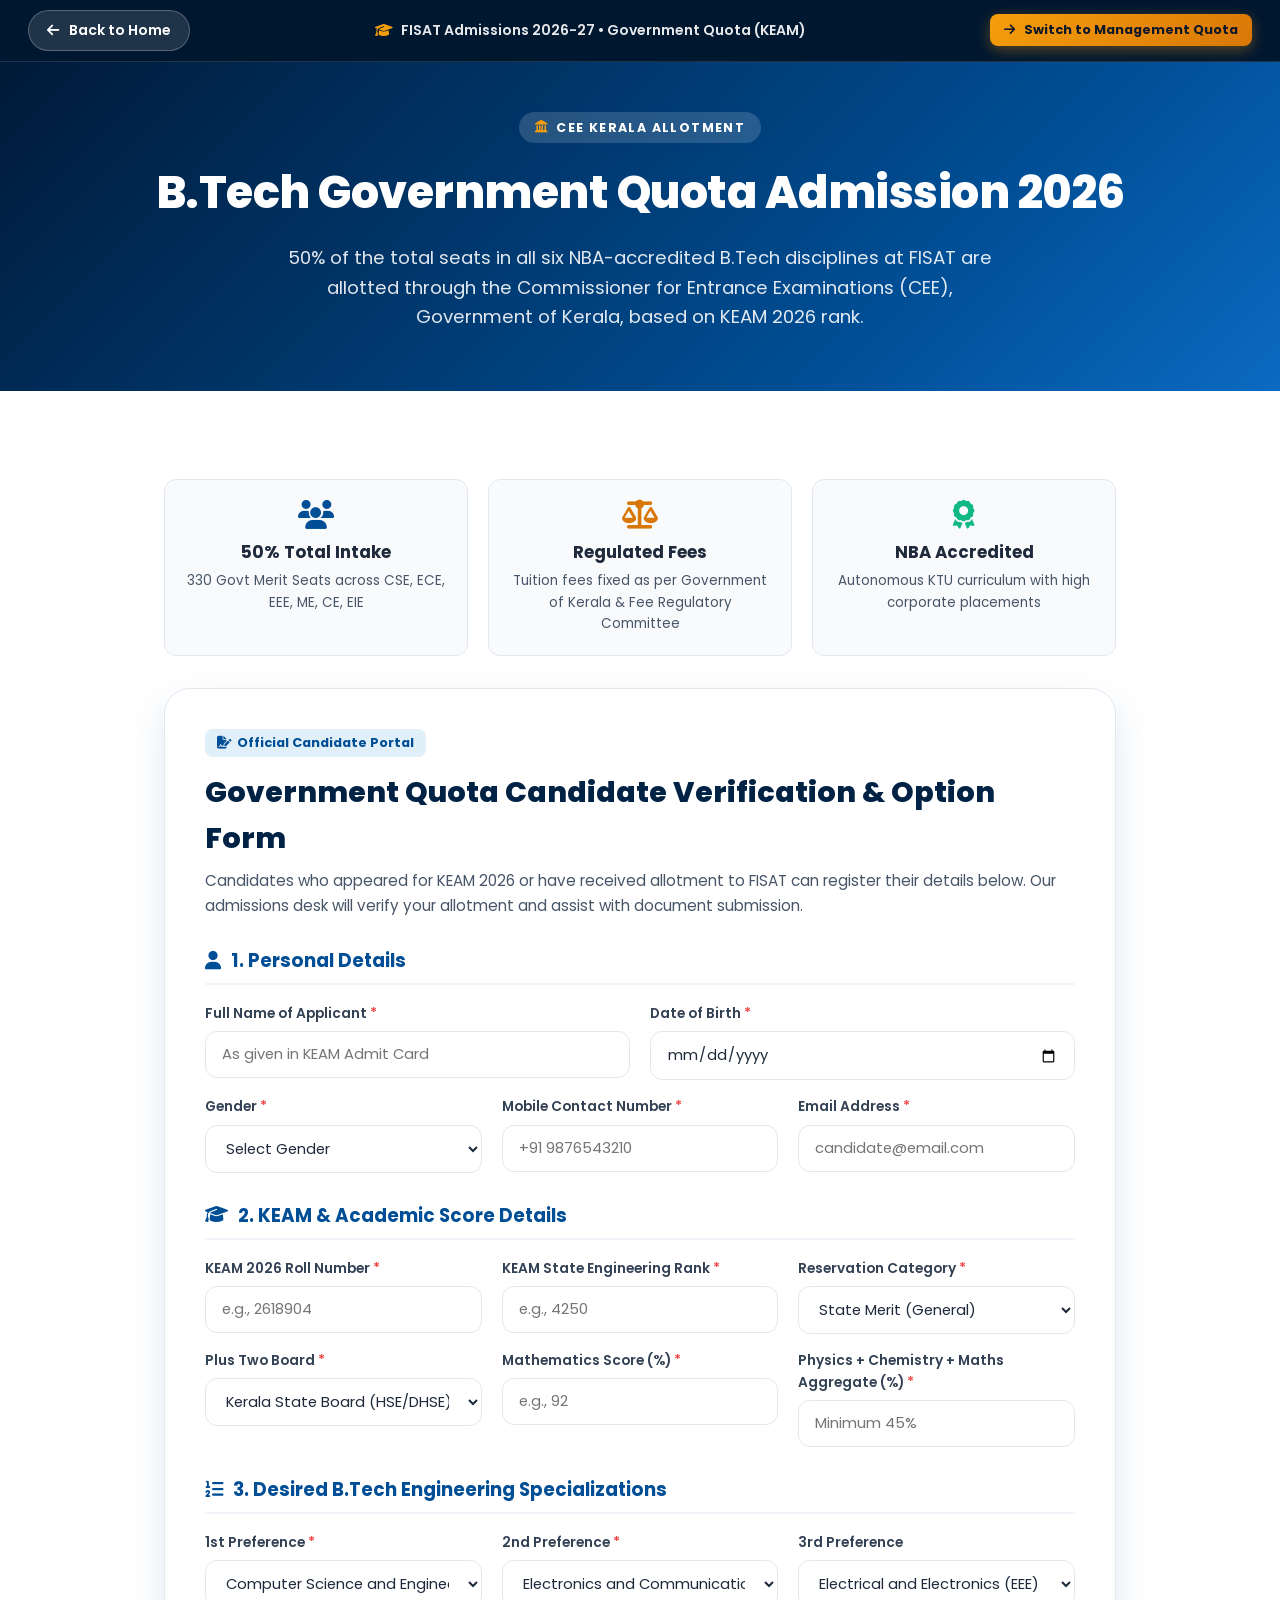
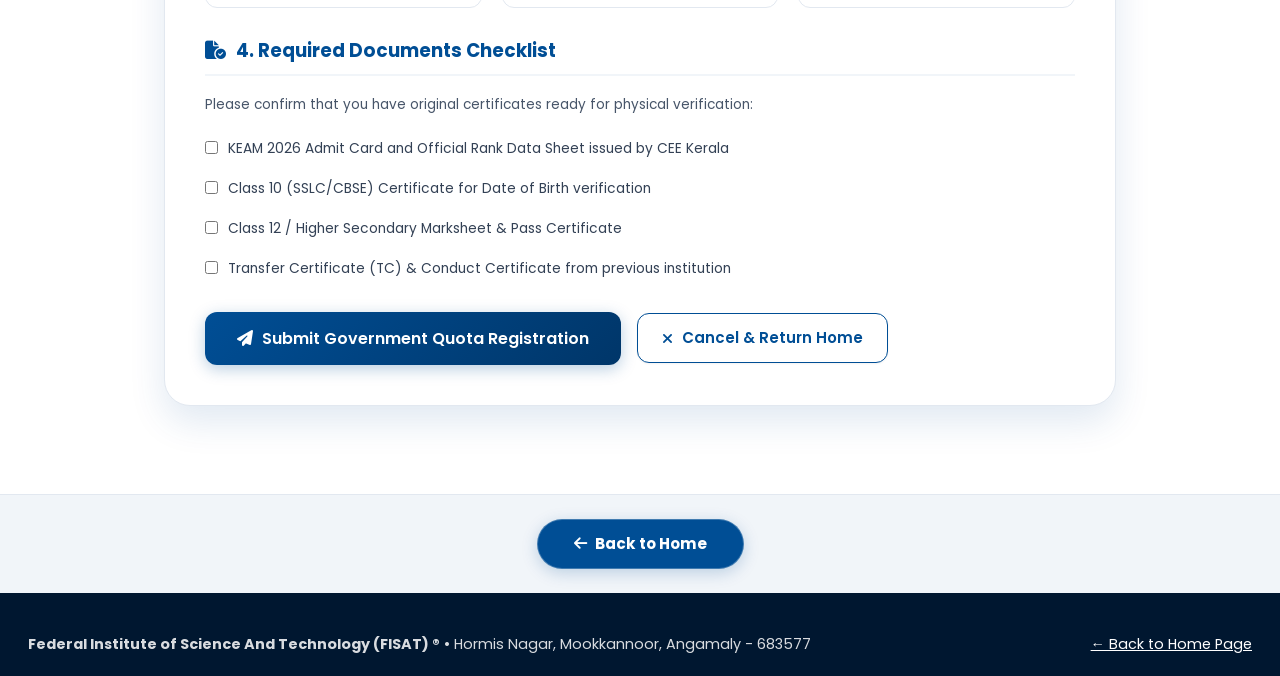
<file: admissions-btech-govt.html>
﻿<!DOCTYPE html>
<html lang="en">
<head>
  <meta charset="UTF-8">
  <meta http-equiv="X-UA-Compatible" content="IE=edge">
  <meta name="viewport" content="width=device-width, initial-scale=1.0">
  <title>BTech Government Quota Admission 2026 | FISAT</title>
  
  <link rel="icon" type="image/png" href="assets/logo.png">
  <link rel="preconnect" href="https://fonts.googleapis.com">
  <link rel="preconnect" href="https://fonts.gstatic.com" crossorigin>
  <link href="https://fonts.googleapis.com/css2?family=Poppins:ital,wght@0,300;0,400;0,500;0,600;0,700;0,800;1,400;1,600&display=swap" rel="stylesheet">
  <link rel="stylesheet" href="https://cdnjs.cloudflare.com/ajax/libs/font-awesome/6.5.1/css/all.min.css">
  <link rel="stylesheet" href="css/style.css">
</head>
<body>

  <!-- ==========================================================================
       TOP STICKY BACK BAR (Requested by User)
       ========================================================================== -->
  <div class="top-back-bar">
    <div class="container-wide top-back-inner">
      <a href="index.html" class="back-home-btn" id="topBackHomeBtn">
        <i class="fa-solid fa-arrow-left"></i>
        <span>Back to Home</span>
      </a>
      <div class="top-back-title">
        <i class="fa-solid fa-graduation-cap"></i>
        <span>FISAT Admissions 2026-27 &bull; Government Quota (KEAM)</span>
      </div>
      <a href="admissions-btech-mgmt.html" class="btn btn-gold btn-sm" style="font-size:0.8rem; padding:6px 14px;">
        <i class="fa-solid fa-arrow-right"></i> Switch to Management Quota
      </a>
    </div>
  </div>

  <!-- Hero Banner -->
  <section class="about-hero-section" style="padding: 50px 0 60px 0;">
    <div class="container">
      <span class="section-tag" style="background:rgba(255,255,255,0.15); color:white;">
        <i class="fa-solid fa-landmark"></i> CEE Kerala Allotment
      </span>
      <h1 class="about-hero-title">B.Tech Government Quota Admission 2026</h1>
      <p class="about-hero-subtitle">
        50% of the total seats in all six NBA-accredited B.Tech disciplines at FISAT are allotted through the Commissioner for Entrance Examinations (CEE), Government of Kerala, based on KEAM 2026 rank.
      </p>
    </div>
  </section>

  <!-- Admission Details & Interactive Registration Form -->
  <main class="section section-alt">
    <div class="container" style="max-width: 1000px;">
      
      <!-- Key Information Summary Cards -->
      <div style="display:grid; grid-template-columns: repeat(3, 1fr); gap: 20px; margin-bottom: 30px;">
        <div style="background:var(--slate-50); border:1.5px solid var(--slate-200); border-radius:12px; padding:20px; text-align:center;">
          <i class="fa-solid fa-users" style="font-size:1.8rem; color:var(--fisat-blue); margin-bottom:10px;"></i>
          <h4 style="font-size:1.05rem; font-weight:700;">50% Total Intake</h4>
          <p style="font-size:0.84rem; color:var(--slate-600); margin-top:4px;">330 Govt Merit Seats across CSE, ECE, EEE, ME, CE, EIE</p>
        </div>
        <div style="background:var(--slate-50); border:1.5px solid var(--slate-200); border-radius:12px; padding:20px; text-align:center;">
          <i class="fa-solid fa-scale-balanced" style="font-size:1.8rem; color:var(--fisat-gold-dark); margin-bottom:10px;"></i>
          <h4 style="font-size:1.05rem; font-weight:700;">Regulated Fees</h4>
          <p style="font-size:0.84rem; color:var(--slate-600); margin-top:4px;">Tuition fees fixed as per Government of Kerala & Fee Regulatory Committee</p>
        </div>
        <div style="background:var(--slate-50); border:1.5px solid var(--slate-200); border-radius:12px; padding:20px; text-align:center;">
          <i class="fa-solid fa-award" style="font-size:1.8rem; color:#10B981; margin-bottom:10px;"></i>
          <h4 style="font-size:1.05rem; font-weight:700;">NBA Accredited</h4>
          <p style="font-size:0.84rem; color:var(--slate-600); margin-top:4px;">Autonomous KTU curriculum with high corporate placements</p>
        </div>
      </div>

      <!-- Government Quota Admission Registration Form -->
      <div class="form-card-container">
        <span class="form-header-badge"><i class="fa-solid fa-file-signature"></i> Official Candidate Portal</span>
        <h2 class="form-title">Government Quota Candidate Verification & Option Form</h2>
        <p class="form-desc">
          Candidates who appeared for KEAM 2026 or have received allotment to FISAT can register their details below. Our admissions desk will verify your allotment and assist with document submission.
        </p>

        <form id="govtQuotaForm" onsubmit="handleGovtFormSubmit(event)">
          <!-- Section 1: Candidate Personal Details -->
          <h4 class="form-section-title"><i class="fa-solid fa-user"></i> 1. Personal Details</h4>
          <div class="form-grid-2">
            <div class="form-group">
              <label class="form-label">Full Name of Applicant <span class="req">*</span></label>
              <input type="text" required class="form-input" placeholder="As given in KEAM Admit Card">
            </div>
            <div class="form-group">
              <label class="form-label">Date of Birth <span class="req">*</span></label>
              <input type="date" required class="form-input">
            </div>
          </div>

          <div class="form-grid-3" style="margin-top:16px;">
            <div class="form-group">
              <label class="form-label">Gender <span class="req">*</span></label>
              <select required class="form-select">
                <option value="">Select Gender</option>
                <option value="Male">Male</option>
                <option value="Female">Female</option>
                <option value="Other">Other</option>
              </select>
            </div>
            <div class="form-group">
              <label class="form-label">Mobile Contact Number <span class="req">*</span></label>
              <input type="tel" required class="form-input" placeholder="+91 9876543210">
            </div>
            <div class="form-group">
              <label class="form-label">Email Address <span class="req">*</span></label>
              <input type="email" required class="form-input" placeholder="candidate@email.com">
            </div>
          </div>

          <!-- Section 2: KEAM & Academic Scores -->
          <h4 class="form-section-title"><i class="fa-solid fa-graduation-cap"></i> 2. KEAM & Academic Score Details</h4>
          <div class="form-grid-3">
            <div class="form-group">
              <label class="form-label">KEAM 2026 Roll Number <span class="req">*</span></label>
              <input type="text" required class="form-input" placeholder="e.g., 2618904">
            </div>
            <div class="form-group">
              <label class="form-label">KEAM State Engineering Rank <span class="req">*</span></label>
              <input type="number" required class="form-input" placeholder="e.g., 4250">
            </div>
            <div class="form-group">
              <label class="form-label">Reservation Category <span class="req">*</span></label>
              <select required class="form-select">
                <option value="General">State Merit (General)</option>
                <option value="OBC">OBC / SEBC</option>
                <option value="SC">Scheduled Caste (SC)</option>
                <option value="ST">Scheduled Tribe (ST)</option>
                <option value="EWS">Economically Weaker Section (EWS)</option>
                <option value="TFW">Tuition Fee Waiver (TFW)</option>
              </select>
            </div>
          </div>

          <div class="form-grid-3" style="margin-top:16px;">
            <div class="form-group">
              <label class="form-label">Plus Two Board <span class="req">*</span></label>
              <select required class="form-select">
                <option value="Kerala HSE">Kerala State Board (HSE/DHSE)</option>
                <option value="CBSE">CBSE (All India)</option>
                <option value="ICSE/ISC">ISC / ICSE</option>
                <option value="Other">Other Recognized Board</option>
              </select>
            </div>
            <div class="form-group">
              <label class="form-label">Mathematics Score (%) <span class="req">*</span></label>
              <input type="number" min="0" max="100" required class="form-input" placeholder="e.g., 92">
            </div>
            <div class="form-group">
              <label class="form-label">Physics + Chemistry + Maths Aggregate (%) <span class="req">*</span></label>
              <input type="number" min="45" max="100" required class="form-input" placeholder="Minimum 45%">
            </div>
          </div>

          <!-- Section 3: Branch Priorities -->
          <h4 class="form-section-title"><i class="fa-solid fa-list-ol"></i> 3. Desired B.Tech Engineering Specializations</h4>
          <div class="form-grid-3">
            <div class="form-group">
              <label class="form-label">1st Preference <span class="req">*</span></label>
              <select required class="form-select">
                <option value="CSE">Computer Science and Engineering (CSE)</option>
                <option value="ECE">Electronics and Communication (ECE)</option>
                <option value="EEE">Electrical and Electronics (EEE)</option>
                <option value="ME">Mechanical Engineering (ME)</option>
                <option value="CE">Civil Engineering (CE)</option>
                <option value="EIE">Electronics and Instrumentation (EIE)</option>
              </select>
            </div>
            <div class="form-group">
              <label class="form-label">2nd Preference <span class="req">*</span></label>
              <select required class="form-select">
                <option value="ECE">Electronics and Communication (ECE)</option>
                <option value="CSE">Computer Science and Engineering (CSE)</option>
                <option value="EEE">Electrical and Electronics (EEE)</option>
                <option value="ME">Mechanical Engineering (ME)</option>
                <option value="CE">Civil Engineering (CE)</option>
                <option value="EIE">Electronics and Instrumentation (EIE)</option>
              </select>
            </div>
            <div class="form-group">
              <label class="form-label">3rd Preference</label>
              <select class="form-select">
                <option value="EEE">Electrical and Electronics (EEE)</option>
                <option value="ME">Mechanical Engineering (ME)</option>
                <option value="CE">Civil Engineering (CE)</option>
                <option value="EIE">Electronics and Instrumentation (EIE)</option>
                <option value="ECE">Electronics and Communication (ECE)</option>
                <option value="CSE">Computer Science and Engineering (CSE)</option>
              </select>
            </div>
          </div>

          <!-- Section 4: Document Verification Checklist -->
          <h4 class="form-section-title"><i class="fa-solid fa-file-circle-check"></i> 4. Required Documents Checklist</h4>
          <p style="font-size:0.85rem; color:var(--slate-600); margin-bottom:12px;">Please confirm that you have original certificates ready for physical verification:</p>
          <div style="display:flex; flex-direction:column; gap:8px;">
            <label class="form-checkbox-label">
              <input type="checkbox" required>
              <span>KEAM 2026 Admit Card and Official Rank Data Sheet issued by CEE Kerala</span>
            </label>
            <label class="form-checkbox-label">
              <input type="checkbox" required>
              <span>Class 10 (SSLC/CBSE) Certificate for Date of Birth verification</span>
            </label>
            <label class="form-checkbox-label">
              <input type="checkbox" required>
              <span>Class 12 / Higher Secondary Marksheet & Pass Certificate</span>
            </label>
            <label class="form-checkbox-label">
              <input type="checkbox" required>
              <span>Transfer Certificate (TC) & Conduct Certificate from previous institution</span>
            </label>
          </div>

          <!-- Submission Controls -->
          <div style="margin-top:32px; display:flex; gap:16px; align-items:center; flex-wrap:wrap;">
            <button type="submit" class="btn btn-primary" style="padding:14px 32px; font-size:1rem;">
              <i class="fa-solid fa-paper-plane"></i> Submit Government Quota Registration
            </button>
            <a href="index.html" class="btn btn-secondary">
              <i class="fa-solid fa-xmark"></i> Cancel & Return Home
            </a>
          </div>
        </form>

        <!-- Dynamic Success Message Box -->
        <div id="govtSuccessBox" style="display:none; text-align:center; padding:40px 20px; animation: fadeInDown 0.4s ease;">
          <div style="width:72px; height:72px; border-radius:50%; background:#ECFDF5; color:#10B981; font-size:2.2rem; display:inline-flex; align-items:center; justify-content:center; margin-bottom:18px;">
            <i class="fa-solid fa-circle-check"></i>
          </div>
          <h3 style="font-size:1.6rem; color:#004E95; font-weight:800; margin-bottom:8px;">Registration Submitted Successfully!</h3>
          <p style="font-size:1rem; color:#475569; max-width:600px; margin:0 auto 20px auto;">
            Your Government Quota profile has been registered. Your Application Reference Number is <strong id="genRefNumber" style="color:#004E95; font-size:1.15rem;">FISAT-GQ-2026-8812</strong>.
          </p>
          <div style="display:flex; justify-content:center; gap:14px; flex-wrap:wrap;">
            <a href="index.html" class="btn btn-primary"><i class="fa-solid fa-house"></i> Return to Homepage</a>
            <button class="btn btn-secondary" onclick="window.print()"><i class="fa-solid fa-print"></i> Print Confirmation Receipt</button>
          </div>
        </div>
      </div>
    </div>
  </main>

  <!-- Footer -->
    <!-- Bottom Back to Home Bar -->
  <div class="bottom-back-bar" style="background:#F1F5F9; padding:24px 20px; text-align:center; border-top:1px solid #E2E8F0;">
    <a href="index.html" class="back-home-btn" style="background:#004E95; color:#fff; display:inline-flex; align-items:center; gap:8px; padding:12px 36px; border-radius:50px; text-decoration:none; font-weight:700; box-shadow:0 4px 16px rgba(0,78,149,0.22); font-size:0.95rem;">
      <i class="fa-solid fa-arrow-left"></i> Back to Home
    </a>
  </div>

  <footer class="footer-main" style="padding:40px 0 20px 0;">
    <div class="container-wide" style="display:flex; justify-content:space-between; align-items:center; flex-wrap:wrap; gap:16px;">
      <div>
        <strong>Federal Institute of Science And Technology (FISAT) &reg;</strong> &bull; Hormis Nagar, Mookkannoor, Angamaly - 683577
      </div>
      <div>
        <a href="index.html" style="color:white; text-decoration:underline;">← Back to Home Page</a>
      </div>
    </div>
  </footer>

  <script>
    function handleGovtFormSubmit(e) {
      e.preventDefault();
      const ref = 'FISAT-GQ-2026-' + Math.floor(1000 + Math.random() * 9000);
      document.getElementById('genRefNumber').textContent = ref;
      document.getElementById('govtQuotaForm').style.display = 'none';
      document.getElementById('govtSuccessBox').style.display = 'block';
      window.scrollTo({ top: 300, behavior: 'smooth' });
    }
  </script>
</body>
</html>
</file>
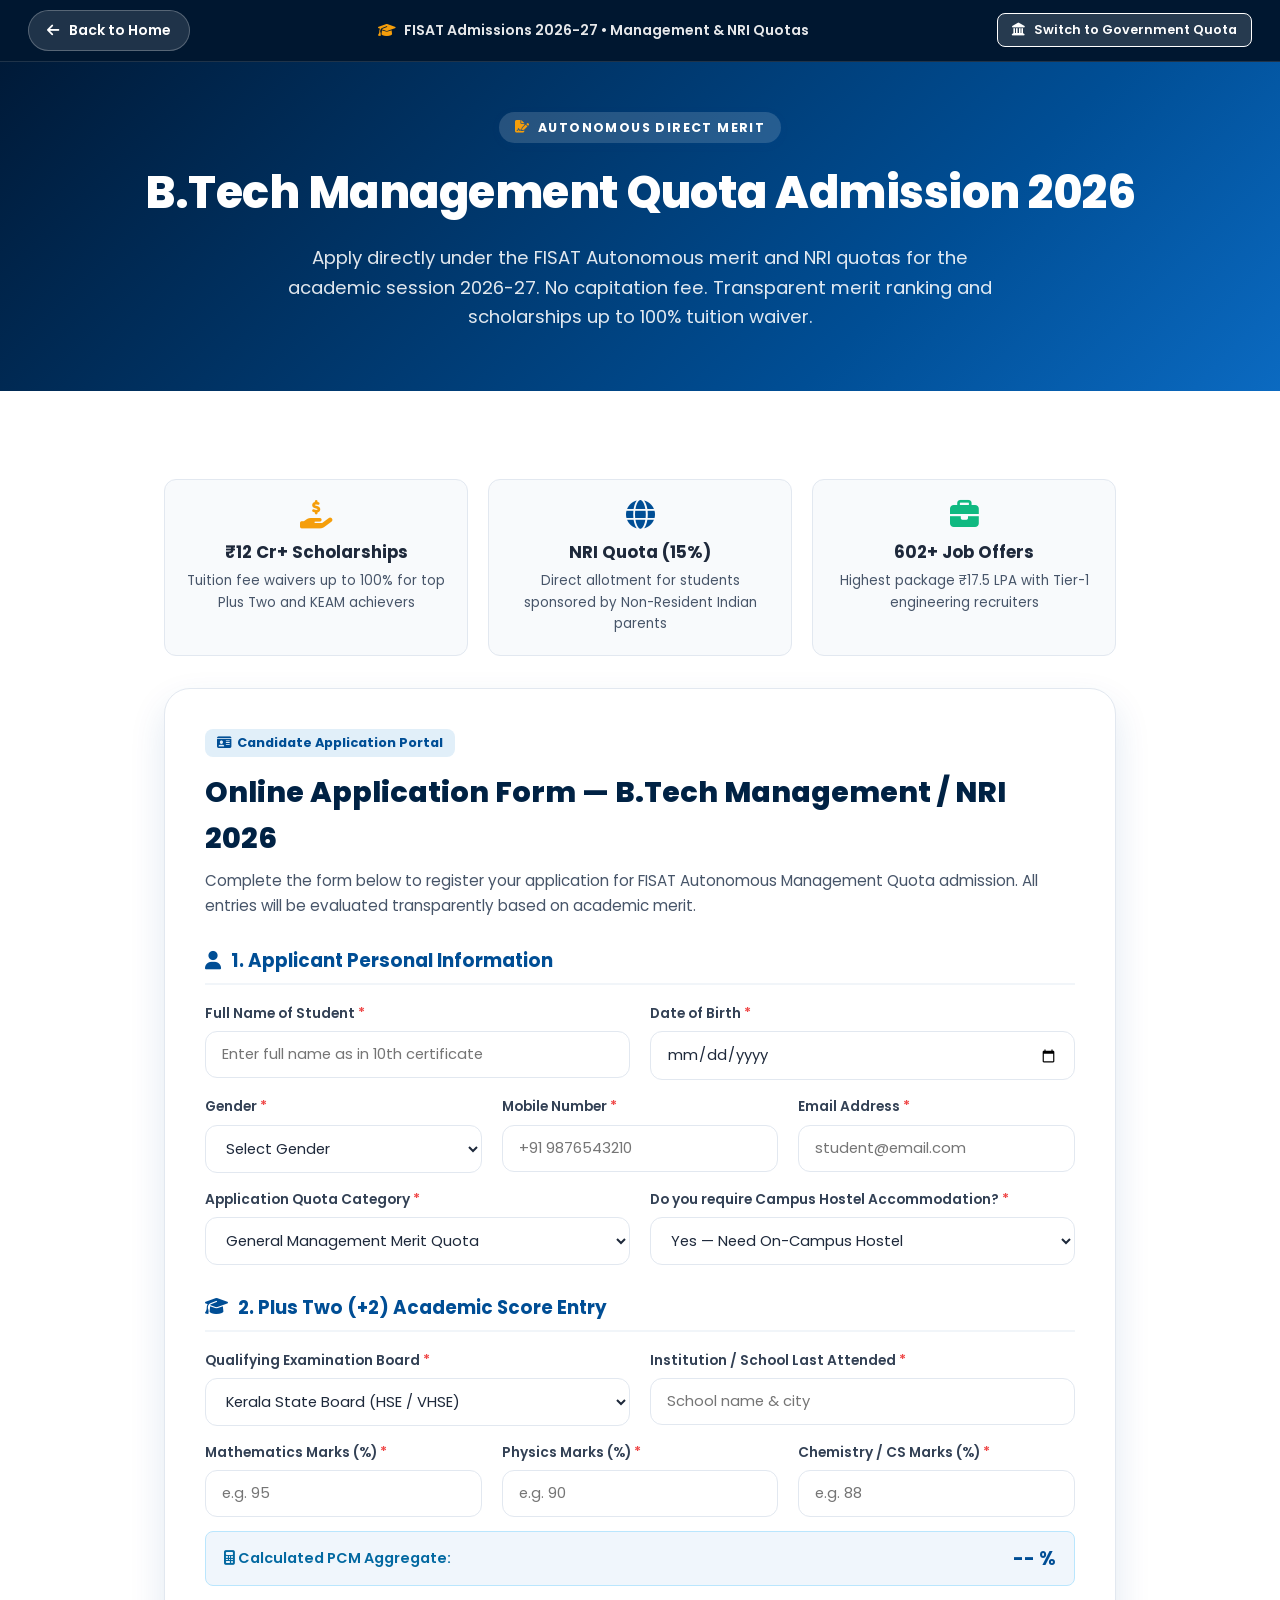
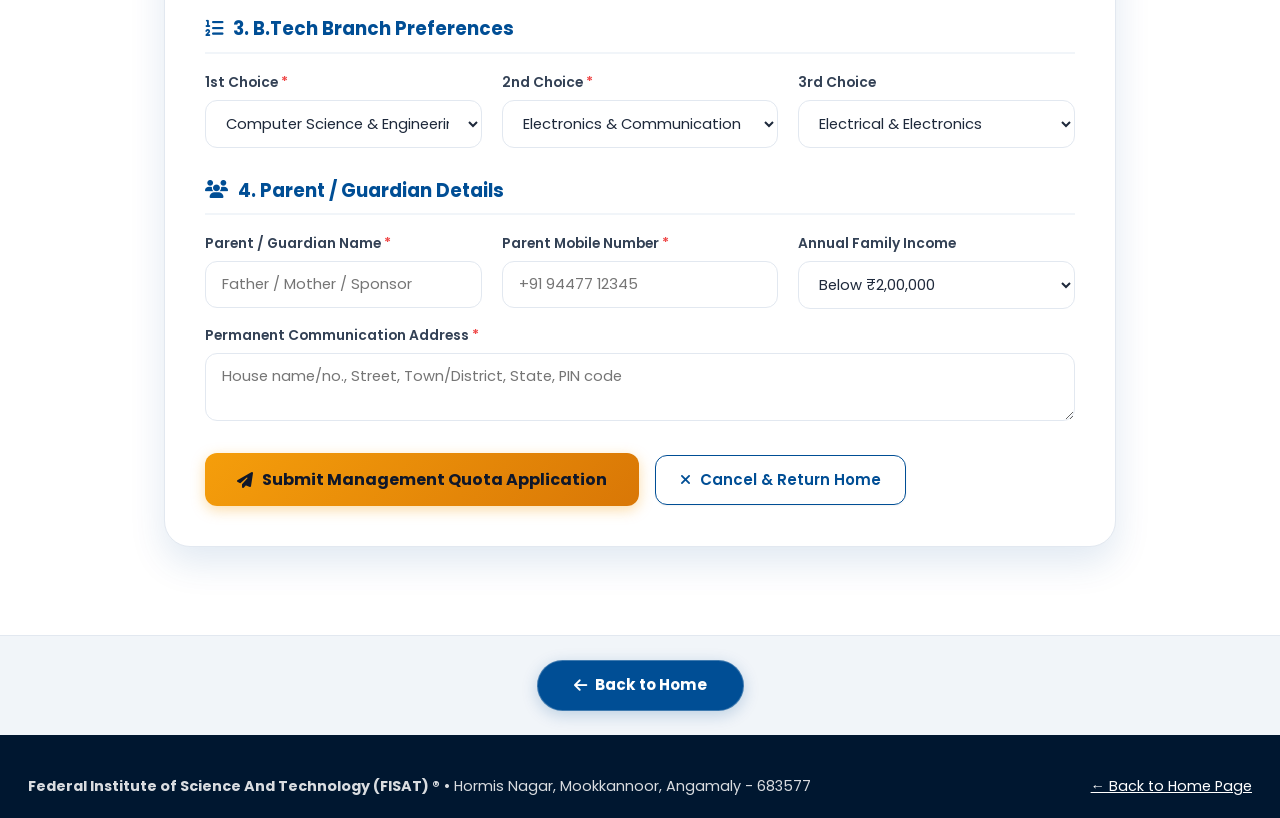
<file: admissions-btech-mgmt.html>
﻿<!DOCTYPE html>
<html lang="en">
<head>
  <meta charset="UTF-8">
  <meta http-equiv="X-UA-Compatible" content="IE=edge">
  <meta name="viewport" content="width=device-width, initial-scale=1.0">
  <title>BTech Management Quota Admission 2026 | FISAT</title>
  
  <link rel="icon" type="image/png" href="assets/logo.png">
  <link rel="preconnect" href="https://fonts.googleapis.com">
  <link rel="preconnect" href="https://fonts.gstatic.com" crossorigin>
  <link href="https://fonts.googleapis.com/css2?family=Poppins:ital,wght@0,300;0,400;0,500;0,600;0,700;0,800;1,400;1,600&display=swap" rel="stylesheet">
  <link rel="stylesheet" href="https://cdnjs.cloudflare.com/ajax/libs/font-awesome/6.5.1/css/all.min.css">
  <link rel="stylesheet" href="css/style.css">
</head>
<body>

  <!-- ==========================================================================
       TOP STICKY BACK BAR (Requested by User)
       ========================================================================== -->
  <div class="top-back-bar">
    <div class="container-wide top-back-inner">
      <a href="index.html" class="back-home-btn" id="topBackHomeBtn">
        <i class="fa-solid fa-arrow-left"></i>
        <span>Back to Home</span>
      </a>
      <div class="top-back-title">
        <i class="fa-solid fa-graduation-cap"></i>
        <span>FISAT Admissions 2026-27 &bull; Management & NRI Quotas</span>
      </div>
      <a href="admissions-btech-govt.html" class="btn btn-secondary btn-sm" style="font-size:0.8rem; padding:6px 14px; background:rgba(255,255,255,0.15); color:white; border-color:white;">
        <i class="fa-solid fa-landmark"></i> Switch to Government Quota
      </a>
    </div>
  </div>

  <!-- Hero Banner -->
  <section class="about-hero-section" style="padding: 50px 0 60px 0;">
    <div class="container">
      <span class="section-tag" style="background:rgba(255,255,255,0.15); color:white;">
        <i class="fa-solid fa-file-signature"></i> Autonomous Direct Merit
      </span>
      <h1 class="about-hero-title">B.Tech Management Quota Admission 2026</h1>
      <p class="about-hero-subtitle">
        Apply directly under the FISAT Autonomous merit and NRI quotas for the academic session 2026-27. No capitation fee. Transparent merit ranking and scholarships up to 100% tuition waiver.
      </p>
    </div>
  </section>

  <!-- Form & Details Container -->
  <main class="section section-alt">
    <div class="container" style="max-width: 1000px;">
      
      <!-- Key Highlights Cards -->
      <div style="display:grid; grid-template-columns: repeat(3, 1fr); gap: 20px; margin-bottom: 30px;">
        <div style="background:var(--slate-50); border:1.5px solid var(--slate-200); border-radius:12px; padding:20px; text-align:center;">
          <i class="fa-solid fa-hand-holding-dollar" style="font-size:1.8rem; color:var(--fisat-gold); margin-bottom:10px;"></i>
          <h4 style="font-size:1.05rem; font-weight:700;">₹12 Cr+ Scholarships</h4>
          <p style="font-size:0.84rem; color:var(--slate-600); margin-top:4px;">Tuition fee waivers up to 100% for top Plus Two and KEAM achievers</p>
        </div>
        <div style="background:var(--slate-50); border:1.5px solid var(--slate-200); border-radius:12px; padding:20px; text-align:center;">
          <i class="fa-solid fa-globe" style="font-size:1.8rem; color:var(--fisat-blue); margin-bottom:10px;"></i>
          <h4 style="font-size:1.05rem; font-weight:700;">NRI Quota (15%)</h4>
          <p style="font-size:0.84rem; color:var(--slate-600); margin-top:4px;">Direct allotment for students sponsored by Non-Resident Indian parents</p>
        </div>
        <div style="background:var(--slate-50); border:1.5px solid var(--slate-200); border-radius:12px; padding:20px; text-align:center;">
          <i class="fa-solid fa-briefcase" style="font-size:1.8rem; color:#10B981; margin-bottom:10px;"></i>
          <h4 style="font-size:1.05rem; font-weight:700;">602+ Job Offers</h4>
          <p style="font-size:0.84rem; color:var(--slate-600); margin-top:4px;">Highest package ₹17.5 LPA with Tier-1 engineering recruiters</p>
        </div>
      </div>

      <!-- Management Quota Application Form -->
      <div class="form-card-container">
        <span class="form-header-badge"><i class="fa-solid fa-id-card"></i> Candidate Application Portal</span>
        <h2 class="form-title">Online Application Form &mdash; B.Tech Management / NRI 2026</h2>
        <p class="form-desc">
          Complete the form below to register your application for FISAT Autonomous Management Quota admission. All entries will be evaluated transparently based on academic merit.
        </p>

        <form id="mgmtQuotaForm" onsubmit="handleMgmtFormSubmit(event)">
          <!-- Section 1: Candidate Basic Information -->
          <h4 class="form-section-title"><i class="fa-solid fa-user"></i> 1. Applicant Personal Information</h4>
          <div class="form-grid-2">
            <div class="form-group">
              <label class="form-label">Full Name of Student <span class="req">*</span></label>
              <input type="text" required class="form-input" placeholder="Enter full name as in 10th certificate">
            </div>
            <div class="form-group">
              <label class="form-label">Date of Birth <span class="req">*</span></label>
              <input type="date" required class="form-input">
            </div>
          </div>

          <div class="form-grid-3" style="margin-top:16px;">
            <div class="form-group">
              <label class="form-label">Gender <span class="req">*</span></label>
              <select required class="form-select">
                <option value="">Select Gender</option>
                <option value="Male">Male</option>
                <option value="Female">Female</option>
                <option value="Other">Other</option>
              </select>
            </div>
            <div class="form-group">
              <label class="form-label">Mobile Number <span class="req">*</span></label>
              <input type="tel" required class="form-input" placeholder="+91 9876543210">
            </div>
            <div class="form-group">
              <label class="form-label">Email Address <span class="req">*</span></label>
              <input type="email" required class="form-input" placeholder="student@email.com">
            </div>
          </div>

          <div class="form-grid-2" style="margin-top:16px;">
            <div class="form-group">
              <label class="form-label">Application Quota Category <span class="req">*</span></label>
              <select required class="form-select">
                <option value="Management Merit">General Management Merit Quota</option>
                <option value="NRI Quota">NRI Sponsored Quota</option>
                <option value="Lateral Entry">B.Tech Lateral Entry (Diploma Holders)</option>
              </select>
            </div>
            <div class="form-group">
              <label class="form-label">Do you require Campus Hostel Accommodation? <span class="req">*</span></label>
              <select required class="form-select">
                <option value="Yes">Yes &mdash; Need On-Campus Hostel</option>
                <option value="No">No &mdash; Day Scholar / Local Resident</option>
              </select>
            </div>
          </div>

          <!-- Section 2: Academic Marks Entry -->
          <h4 class="form-section-title"><i class="fa-solid fa-graduation-cap"></i> 2. Plus Two (+2) Academic Score Entry</h4>
          <div class="form-grid-2">
            <div class="form-group">
              <label class="form-label">Qualifying Examination Board <span class="req">*</span></label>
              <select required class="form-select">
                <option value="Kerala HSE">Kerala State Board (HSE / VHSE)</option>
                <option value="CBSE">CBSE (Central Board of Secondary Education)</option>
                <option value="ICSE/ISC">ISC / ICSE Board</option>
                <option value="Other">Other Recognized State / National Board</option>
              </select>
            </div>
            <div class="form-group">
              <label class="form-label">Institution / School Last Attended <span class="req">*</span></label>
              <input type="text" required class="form-input" placeholder="School name & city">
            </div>
          </div>

          <div class="form-grid-3" style="margin-top:16px;">
            <div class="form-group">
              <label class="form-label">Mathematics Marks (%) <span class="req">*</span></label>
              <input type="number" min="0" max="100" required id="mathMarks" class="form-input" placeholder="e.g. 95" oninput="calculatePCM()">
            </div>
            <div class="form-group">
              <label class="form-label">Physics Marks (%) <span class="req">*</span></label>
              <input type="number" min="0" max="100" required id="phyMarks" class="form-input" placeholder="e.g. 90" oninput="calculatePCM()">
            </div>
            <div class="form-group">
              <label class="form-label">Chemistry / CS Marks (%) <span class="req">*</span></label>
              <input type="number" min="0" max="100" required id="chemMarks" class="form-input" placeholder="e.g. 88" oninput="calculatePCM()">
            </div>
          </div>

          <div style="background:#F0F6FC; border:1px solid #BAE6FD; padding:12px 18px; border-radius:8px; margin-top:14px; display:flex; justify-content:space-between; align-items:center;">
            <span style="font-size:0.9rem; color:#0369A1; font-weight:600;"><i class="fa-solid fa-calculator"></i> Calculated PCM Aggregate:</span>
            <strong id="pcmResultText" style="color:#004E95; font-size:1.15rem;">-- %</strong>
          </div>

          <!-- Section 3: Branch Preferences -->
          <h4 class="form-section-title"><i class="fa-solid fa-list-ol"></i> 3. B.Tech Branch Preferences</h4>
          <div class="form-grid-3">
            <div class="form-group">
              <label class="form-label">1st Choice <span class="req">*</span></label>
              <select required class="form-select">
                <option value="CSE">Computer Science & Engineering</option>
                <option value="ECE">Electronics & Communication</option>
                <option value="EEE">Electrical & Electronics</option>
                <option value="ME">Mechanical Engineering</option>
                <option value="CE">Civil Engineering</option>
                <option value="EIE">Electronics & Instrumentation</option>
              </select>
            </div>
            <div class="form-group">
              <label class="form-label">2nd Choice <span class="req">*</span></label>
              <select required class="form-select">
                <option value="ECE">Electronics & Communication</option>
                <option value="CSE">Computer Science & Engineering</option>
                <option value="EEE">Electrical & Electronics</option>
                <option value="ME">Mechanical Engineering</option>
                <option value="CE">Civil Engineering</option>
                <option value="EIE">Electronics & Instrumentation</option>
              </select>
            </div>
            <div class="form-group">
              <label class="form-label">3rd Choice</label>
              <select class="form-select">
                <option value="EEE">Electrical & Electronics</option>
                <option value="ME">Mechanical Engineering</option>
                <option value="CE">Civil Engineering</option>
                <option value="EIE">Electronics & Instrumentation</option>
                <option value="ECE">Electronics & Communication</option>
                <option value="CSE">Computer Science & Engineering</option>
              </select>
            </div>
          </div>

          <!-- Section 4: Parent & Contact Details -->
          <h4 class="form-section-title"><i class="fa-solid fa-users"></i> 4. Parent / Guardian Details</h4>
          <div class="form-grid-3">
            <div class="form-group">
              <label class="form-label">Parent / Guardian Name <span class="req">*</span></label>
              <input type="text" required class="form-input" placeholder="Father / Mother / Sponsor">
            </div>
            <div class="form-group">
              <label class="form-label">Parent Mobile Number <span class="req">*</span></label>
              <input type="tel" required class="form-input" placeholder="+91 94477 12345">
            </div>
            <div class="form-group">
              <label class="form-label">Annual Family Income</label>
              <select class="form-select">
                <option value="Below 2 Lakhs">Below ₹2,00,000</option>
                <option value="2 to 5 Lakhs">₹2,00,000 to ₹5,00,000</option>
                <option value="5 to 10 Lakhs">₹5,00,000 to ₹10,00,000</option>
                <option value="Above 10 Lakhs">Above ₹10,00,000</option>
              </select>
            </div>
          </div>

          <div class="form-group" style="margin-top:16px;">
            <label class="form-label">Permanent Communication Address <span class="req">*</span></label>
            <textarea required rows="2" class="form-textarea" placeholder="House name/no., Street, Town/District, State, PIN code"></textarea>
          </div>

          <!-- Submission Controls -->
          <div style="margin-top:32px; display:flex; gap:16px; align-items:center; flex-wrap:wrap;">
            <button type="submit" class="btn btn-gold" style="padding:14px 32px; font-size:1rem;">
              <i class="fa-solid fa-paper-plane"></i> Submit Management Quota Application
            </button>
            <a href="index.html" class="btn btn-secondary">
              <i class="fa-solid fa-xmark"></i> Cancel & Return Home
            </a>
          </div>
        </form>

        <!-- Dynamic Success Message Box -->
        <div id="mgmtSuccessBox" style="display:none; text-align:center; padding:40px 20px; animation: fadeInDown 0.4s ease;">
          <div style="width:72px; height:72px; border-radius:50%; background:#ECFDF5; color:#10B981; font-size:2.2rem; display:inline-flex; align-items:center; justify-content:center; margin-bottom:18px;">
            <i class="fa-solid fa-circle-check"></i>
          </div>
          <h3 style="font-size:1.6rem; color:#004E95; font-weight:800; margin-bottom:8px;">Management Application Submitted!</h3>
          <p style="font-size:1rem; color:#475569; max-width:620px; margin:0 auto 20px auto;">
            Thank you for applying to FISAT Autonomous. Your Application Reference ID is <strong id="genMgmtRef" style="color:#004E95; font-size:1.15rem;">FISAT-MQ-2026-4419</strong>. Our Admissions Committee will contact you with interview and merit rank allotment details.
          </p>
          <div style="display:flex; justify-content:center; gap:14px; flex-wrap:wrap;">
            <a href="index.html" class="btn btn-primary"><i class="fa-solid fa-house"></i> Return to Homepage</a>
            <button class="btn btn-secondary" onclick="window.print()"><i class="fa-solid fa-print"></i> Print Application Receipt</button>
          </div>
        </div>
      </div>
    </div>
  </main>

  <!-- Footer -->
    <!-- Bottom Back to Home Bar -->
  <div class="bottom-back-bar" style="background:#F1F5F9; padding:24px 20px; text-align:center; border-top:1px solid #E2E8F0;">
    <a href="index.html" class="back-home-btn" style="background:#004E95; color:#fff; display:inline-flex; align-items:center; gap:8px; padding:12px 36px; border-radius:50px; text-decoration:none; font-weight:700; box-shadow:0 4px 16px rgba(0,78,149,0.22); font-size:0.95rem;">
      <i class="fa-solid fa-arrow-left"></i> Back to Home
    </a>
  </div>

  <footer class="footer-main" style="padding:40px 0 20px 0;">
    <div class="container-wide" style="display:flex; justify-content:space-between; align-items:center; flex-wrap:wrap; gap:16px;">
      <div>
        <strong>Federal Institute of Science And Technology (FISAT) &reg;</strong> &bull; Hormis Nagar, Mookkannoor, Angamaly - 683577
      </div>
      <div>
        <a href="index.html" style="color:white; text-decoration:underline;">← Back to Home Page</a>
      </div>
    </div>
  </footer>

  <script>
    function calculatePCM() {
      const m = parseFloat(document.getElementById('mathMarks').value) || 0;
      const p = parseFloat(document.getElementById('phyMarks').value) || 0;
      const c = parseFloat(document.getElementById('chemMarks').value) || 0;
      if (m > 0 || p > 0 || c > 0) {
        const avg = ((m + p + c) / 3).toFixed(2);
        document.getElementById('pcmResultText').textContent = avg + ' %';
      }
    }

    function handleMgmtFormSubmit(e) {
      e.preventDefault();
      const ref = 'FISAT-MQ-2026-' + Math.floor(1000 + Math.random() * 9000);
      document.getElementById('genMgmtRef').textContent = ref;
      document.getElementById('mgmtQuotaForm').style.display = 'none';
      document.getElementById('mgmtSuccessBox').style.display = 'block';
      window.scrollTo({ top: 300, behavior: 'smooth' });
    }
  </script>
</body>
</html>
</file>
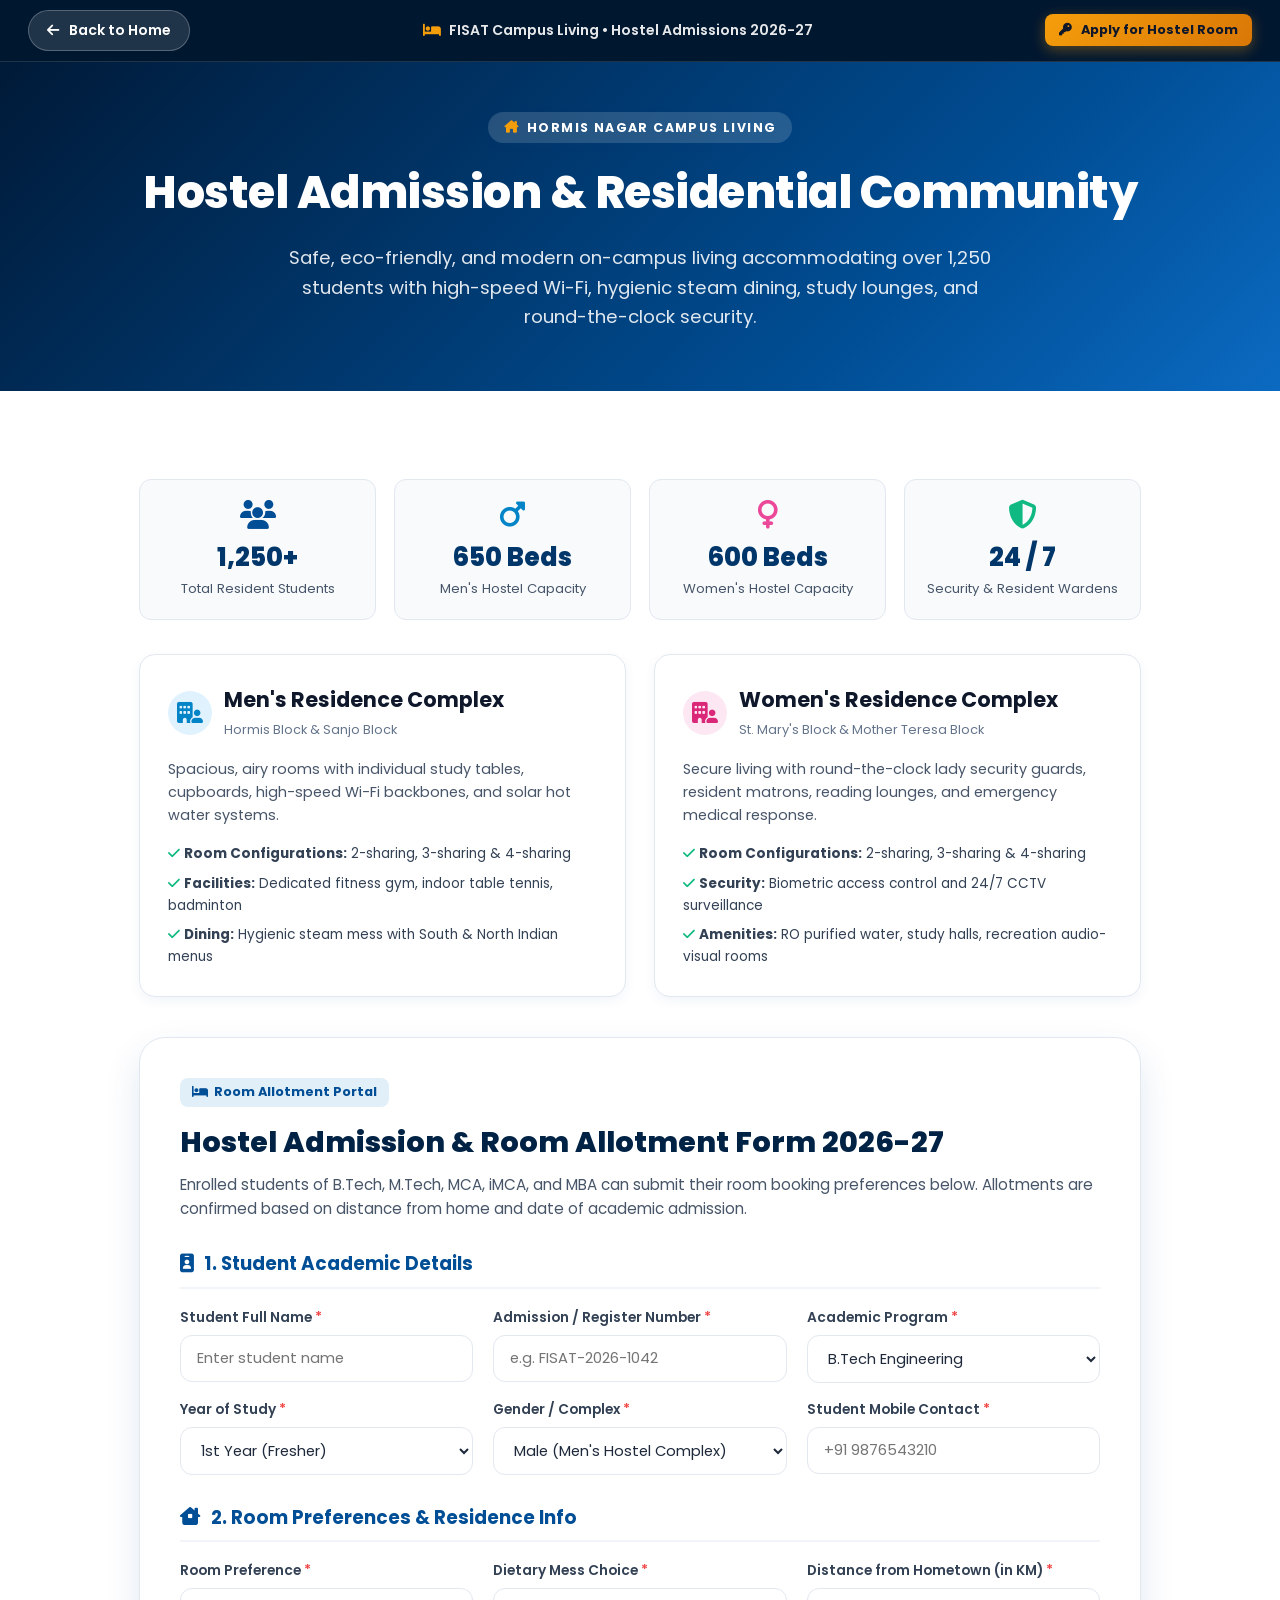
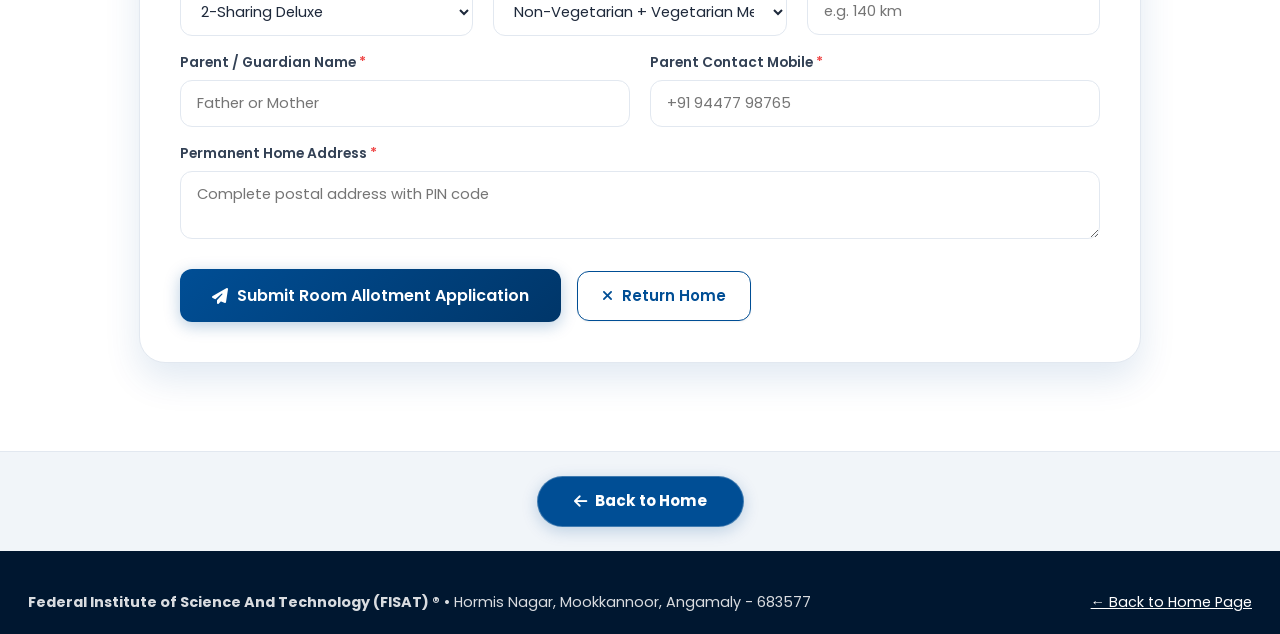
<file: hostel.html>
﻿<!DOCTYPE html>
<html lang="en">
<head>
  <meta charset="UTF-8">
  <meta http-equiv="X-UA-Compatible" content="IE=edge">
  <meta name="viewport" content="width=device-width, initial-scale=1.0">
  <title>Hostel Admission & Residential Life 2026 | FISAT</title>
  
  <link rel="icon" type="image/png" href="assets/logo.png">
  <link rel="preconnect" href="https://fonts.googleapis.com">
  <link rel="preconnect" href="https://fonts.gstatic.com" crossorigin>
  <link href="https://fonts.googleapis.com/css2?family=Poppins:ital,wght@0,300;0,400;0,500;0,600;0,700;0,800;1,400;1,600&display=swap" rel="stylesheet">
  <link rel="stylesheet" href="https://cdnjs.cloudflare.com/ajax/libs/font-awesome/6.5.1/css/all.min.css">
  <link rel="stylesheet" href="css/style.css">
</head>
<body>

  <!-- ==========================================================================
       TOP STICKY BACK BAR (Requested by User)
       ========================================================================== -->
  <div class="top-back-bar">
    <div class="container-wide top-back-inner">
      <a href="index.html" class="back-home-btn" id="topBackHomeBtn">
        <i class="fa-solid fa-arrow-left"></i>
        <span>Back to Home</span>
      </a>
      <div class="top-back-title">
        <i class="fa-solid fa-bed"></i>
        <span>FISAT Campus Living &bull; Hostel Admissions 2026-27</span>
      </div>
      <a href="#hostelForm" class="btn btn-gold btn-sm" style="font-size:0.8rem; padding:6px 14px;">
        <i class="fa-solid fa-key"></i> Apply for Hostel Room
      </a>
    </div>
  </div>

  <!-- Hero Banner -->
  <section class="about-hero-section" style="padding: 50px 0 60px 0;">
    <div class="container">
      <span class="section-tag" style="background:rgba(255,255,255,0.15); color:white;">
        <i class="fa-solid fa-house-chimney"></i> Hormis Nagar Campus Living
      </span>
      <h1 class="about-hero-title">Hostel Admission & Residential Community</h1>
      <p class="about-hero-subtitle">
        Safe, eco-friendly, and modern on-campus living accommodating over 1,250 students with high-speed Wi-Fi, hygienic steam dining, study lounges, and round-the-clock security.
      </p>
    </div>
  </section>

  <!-- Main Content -->
  <main class="section section-alt">
    <div class="container" style="max-width: 1050px;">
      
      <!-- Student Strength & Capacity Metrics -->
      <div style="display:grid; grid-template-columns: repeat(4, 1fr); gap: 18px; margin-bottom: 34px;">
        <div style="background:var(--slate-50); border:1.5px solid var(--slate-200); border-radius:12px; padding:20px; text-align:center;">
          <i class="fa-solid fa-users" style="font-size:1.8rem; color:var(--fisat-blue); margin-bottom:8px;"></i>
          <h3 style="font-size:1.6rem; font-weight:800; color:var(--fisat-blue-dark);">1,250+</h3>
          <p style="font-size:0.82rem; color:var(--slate-600);">Total Resident Students</p>
        </div>
        <div style="background:var(--slate-50); border:1.5px solid var(--slate-200); border-radius:12px; padding:20px; text-align:center;">
          <i class="fa-solid fa-mars" style="font-size:1.8rem; color:#0284C7; margin-bottom:8px;"></i>
          <h3 style="font-size:1.6rem; font-weight:800; color:var(--fisat-blue-dark);">650 Beds</h3>
          <p style="font-size:0.82rem; color:var(--slate-600);">Men's Hostel Capacity</p>
        </div>
        <div style="background:var(--slate-50); border:1.5px solid var(--slate-200); border-radius:12px; padding:20px; text-align:center;">
          <i class="fa-solid fa-venus" style="font-size:1.8rem; color:#EC4899; margin-bottom:8px;"></i>
          <h3 style="font-size:1.6rem; font-weight:800; color:var(--fisat-blue-dark);">600 Beds</h3>
          <p style="font-size:0.82rem; color:var(--slate-600);">Women's Hostel Capacity</p>
        </div>
        <div style="background:var(--slate-50); border:1.5px solid var(--slate-200); border-radius:12px; padding:20px; text-align:center;">
          <i class="fa-solid fa-shield-halved" style="font-size:1.8rem; color:#10B981; margin-bottom:8px;"></i>
          <h3 style="font-size:1.6rem; font-weight:800; color:var(--fisat-blue-dark);">24 / 7</h3>
          <p style="font-size:0.82rem; color:var(--slate-600);">Security & Resident Wardens</p>
        </div>
      </div>

      <!-- Men's & Women's Hostel Complexes Breakdown -->
      <div style="display:grid; grid-template-columns: 1fr 1fr; gap: 28px; margin-bottom: 40px;">
        <!-- Men's Hostel -->
        <div style="background:white; border-radius:16px; border:1.5px solid var(--slate-200); padding:28px; box-shadow:var(--shadow-sm);">
          <div style="display:flex; align-items:center; gap:12px; margin-bottom:16px;">
            <div style="width:44px; height:44px; border-radius:50%; background:#E0F2FE; color:#0284C7; display:flex; align-items:center; justify-content:center; font-size:1.3rem;">
              <i class="fa-solid fa-building-user"></i>
            </div>
            <div>
              <h3 style="font-size:1.3rem; font-weight:700; color:#0F172A;">Men's Residence Complex</h3>
              <span style="font-size:0.8rem; color:#64748B;">Hormis Block & Sanjo Block</span>
            </div>
          </div>
          <p style="font-size:0.9rem; color:#475569; line-height:1.6; margin-bottom:16px;">
            Spacious, airy rooms with individual study tables, cupboards, high-speed Wi-Fi backbones, and solar hot water systems.
          </p>
          <ul style="list-style:none; display:flex; flex-direction:column; gap:8px; font-size:0.85rem; color:#334155;">
            <li><i class="fa-solid fa-check" style="color:#10B981;"></i> <strong>Room Configurations:</strong> 2-sharing, 3-sharing & 4-sharing</li>
            <li><i class="fa-solid fa-check" style="color:#10B981;"></i> <strong>Facilities:</strong> Dedicated fitness gym, indoor table tennis, badminton</li>
            <li><i class="fa-solid fa-check" style="color:#10B981;"></i> <strong>Dining:</strong> Hygienic steam mess with South & North Indian menus</li>
          </ul>
        </div>

        <!-- Women's Hostel -->
        <div style="background:white; border-radius:16px; border:1.5px solid var(--slate-200); padding:28px; box-shadow:var(--shadow-sm);">
          <div style="display:flex; align-items:center; gap:12px; margin-bottom:16px;">
            <div style="width:44px; height:44px; border-radius:50%; background:#FCE7F3; color:#DB2777; display:flex; align-items:center; justify-content:center; font-size:1.3rem;">
              <i class="fa-solid fa-building-user"></i>
            </div>
            <div>
              <h3 style="font-size:1.3rem; font-weight:700; color:#0F172A;">Women's Residence Complex</h3>
              <span style="font-size:0.8rem; color:#64748B;">St. Mary's Block & Mother Teresa Block</span>
            </div>
          </div>
          <p style="font-size:0.9rem; color:#475569; line-height:1.6; margin-bottom:16px;">
            Secure living with round-the-clock lady security guards, resident matrons, reading lounges, and emergency medical response.
          </p>
          <ul style="list-style:none; display:flex; flex-direction:column; gap:8px; font-size:0.85rem; color:#334155;">
            <li><i class="fa-solid fa-check" style="color:#10B981;"></i> <strong>Room Configurations:</strong> 2-sharing, 3-sharing & 4-sharing</li>
            <li><i class="fa-solid fa-check" style="color:#10B981;"></i> <strong>Security:</strong> Biometric access control and 24/7 CCTV surveillance</li>
            <li><i class="fa-solid fa-check" style="color:#10B981;"></i> <strong>Amenities:</strong> RO purified water, study halls, recreation audio-visual rooms</li>
          </ul>
        </div>
      </div>

      <!-- Online Hostel Room Allotment Form -->
      <div class="form-card-container" id="hostelForm">
        <span class="form-header-badge"><i class="fa-solid fa-bed"></i> Room Allotment Portal</span>
        <h2 class="form-title">Hostel Admission & Room Allotment Form 2026-27</h2>
        <p class="form-desc">
          Enrolled students of B.Tech, M.Tech, MCA, iMCA, and MBA can submit their room booking preferences below. Allotments are confirmed based on distance from home and date of academic admission.
        </p>

        <form id="hostelApplicationForm" onsubmit="handleHostelSubmit(event)">
          <h4 class="form-section-title"><i class="fa-solid fa-id-badge"></i> 1. Student Academic Details</h4>
          <div class="form-grid-3">
            <div class="form-group">
              <label class="form-label">Student Full Name <span class="req">*</span></label>
              <input type="text" required class="form-input" placeholder="Enter student name">
            </div>
            <div class="form-group">
              <label class="form-label">Admission / Register Number <span class="req">*</span></label>
              <input type="text" required class="form-input" placeholder="e.g. FISAT-2026-1042">
            </div>
            <div class="form-group">
              <label class="form-label">Academic Program <span class="req">*</span></label>
              <select required class="form-select">
                <option value="BTech">B.Tech Engineering</option>
                <option value="MCA">MCA (2-Year Regular)</option>
                <option value="iMCA">iMCA (5-Year Integrated)</option>
                <option value="MBA">MBA (FISAT Business School)</option>
                <option value="MTech">M.Tech Postgraduate</option>
                <option value="PhD">Ph.D Research Scholar</option>
              </select>
            </div>
          </div>

          <div class="form-grid-3" style="margin-top:16px;">
            <div class="form-group">
              <label class="form-label">Year of Study <span class="req">*</span></label>
              <select required class="form-select">
                <option value="1st Year">1st Year (Fresher)</option>
                <option value="2nd Year">2nd Year</option>
                <option value="3rd Year">3rd Year</option>
                <option value="4th Year">4th Year</option>
              </select>
            </div>
            <div class="form-group">
              <label class="form-label">Gender / Complex <span class="req">*</span></label>
              <select required class="form-select">
                <option value="Male">Male (Men's Hostel Complex)</option>
                <option value="Female">Female (Women's Hostel Complex)</option>
              </select>
            </div>
            <div class="form-group">
              <label class="form-label">Student Mobile Contact <span class="req">*</span></label>
              <input type="tel" required class="form-input" placeholder="+91 9876543210">
            </div>
          </div>

          <h4 class="form-section-title"><i class="fa-solid fa-house-chimney-window"></i> 2. Room Preferences & Residence Info</h4>
          <div class="form-grid-3">
            <div class="form-group">
              <label class="form-label">Room Preference <span class="req">*</span></label>
              <select required class="form-select">
                <option value="2-Sharing">2-Sharing Deluxe</option>
                <option value="3-Sharing">3-Sharing Standard</option>
                <option value="4-Sharing">4-Sharing Economy</option>
              </select>
            </div>
            <div class="form-group">
              <label class="form-label">Dietary Mess Choice <span class="req">*</span></label>
              <select required class="form-select">
                <option value="Non-Veg">Non-Vegetarian + Vegetarian Mess</option>
                <option value="Veg">Strict Vegetarian Mess</option>
              </select>
            </div>
            <div class="form-group">
              <label class="form-label">Distance from Hometown (in KM) <span class="req">*</span></label>
              <input type="number" required min="10" class="form-input" placeholder="e.g. 140 km">
            </div>
          </div>

          <div class="form-grid-2" style="margin-top:16px;">
            <div class="form-group">
              <label class="form-label">Parent / Guardian Name <span class="req">*</span></label>
              <input type="text" required class="form-input" placeholder="Father or Mother">
            </div>
            <div class="form-group">
              <label class="form-label">Parent Contact Mobile <span class="req">*</span></label>
              <input type="tel" required class="form-input" placeholder="+91 94477 98765">
            </div>
          </div>

          <div class="form-group" style="margin-top:16px;">
            <label class="form-label">Permanent Home Address <span class="req">*</span></label>
            <textarea required rows="2" class="form-textarea" placeholder="Complete postal address with PIN code"></textarea>
          </div>

          <div style="margin-top:30px; display:flex; gap:16px; align-items:center; flex-wrap:wrap;">
            <button type="submit" class="btn btn-primary" style="padding:14px 32px; font-size:1rem;">
              <i class="fa-solid fa-paper-plane"></i> Submit Room Allotment Application
            </button>
            <a href="index.html" class="btn btn-secondary">
              <i class="fa-solid fa-xmark"></i> Return Home
            </a>
          </div>
        </form>

        <div id="hostelSuccessBox" style="display:none; text-align:center; padding:40px 20px; animation: fadeInDown 0.4s ease;">
          <div style="width:72px; height:72px; border-radius:50%; background:#ECFDF5; color:#10B981; font-size:2.2rem; display:inline-flex; align-items:center; justify-content:center; margin-bottom:18px;">
            <i class="fa-solid fa-circle-check"></i>
          </div>
          <h3 style="font-size:1.6rem; color:#004E95; font-weight:800; margin-bottom:8px;">Hostel Application Registered!</h3>
          <p style="font-size:1rem; color:#475569; max-width:620px; margin:0 auto 20px auto;">
            Your hostel room allotment request has been registered. Reference Token: <strong id="genHostelRef" style="color:#004E95; font-size:1.15rem;">FISAT-HOSTEL-2026-7731</strong>. The Chief Warden office will send your room number and fee chalana receipt to your email.
          </p>
          <div style="display:flex; justify-content:center; gap:14px;">
            <a href="index.html" class="btn btn-primary"><i class="fa-solid fa-house"></i> Return to Homepage</a>
            <button class="btn btn-secondary" onclick="window.print()"><i class="fa-solid fa-print"></i> Print Token</button>
          </div>
        </div>
      </div>
    </div>
  </main>

    <!-- Bottom Back to Home Bar -->
  <div class="bottom-back-bar" style="background:#F1F5F9; padding:24px 20px; text-align:center; border-top:1px solid #E2E8F0;">
    <a href="index.html" class="back-home-btn" style="background:#004E95; color:#fff; display:inline-flex; align-items:center; gap:8px; padding:12px 36px; border-radius:50px; text-decoration:none; font-weight:700; box-shadow:0 4px 16px rgba(0,78,149,0.22); font-size:0.95rem;">
      <i class="fa-solid fa-arrow-left"></i> Back to Home
    </a>
  </div>

  <footer class="footer-main" style="padding:40px 0 20px 0;">
    <div class="container-wide" style="display:flex; justify-content:space-between; align-items:center; flex-wrap:wrap; gap:16px;">
      <div>
        <strong>Federal Institute of Science And Technology (FISAT) &reg;</strong> &bull; Hormis Nagar, Mookkannoor, Angamaly - 683577
      </div>
      <div>
        <a href="index.html" style="color:white; text-decoration:underline;">← Back to Home Page</a>
      </div>
    </div>
  </footer>

  <script>
    function handleHostelSubmit(e) {
      e.preventDefault();
      const ref = 'FISAT-HOSTEL-2026-' + Math.floor(1000 + Math.random() * 9000);
      document.getElementById('genHostelRef').textContent = ref;
      document.getElementById('hostelApplicationForm').style.display = 'none';
      document.getElementById('hostelSuccessBox').style.display = 'block';
      window.scrollTo({ top: 300, behavior: 'smooth' });
    }
  </script>
</body>
</html>
</file>
<file: css/style.css>
﻿/* ==========================================================================
   FISAT | Federal Institute of Science And Technology (Autonomous)
   High-End Modern Institutional Redesign Stylesheet
   Strict Brand Preservation: FISAT Blue (#004E95) & Poppins Typography
   ========================================================================== */

:root {
  /* Authentic FISAT Brand Palette */
  --fisat-blue: #004E95;
  --fisat-blue-dark: #003669;
  --fisat-blue-darker: #002244;
  --fisat-blue-deep: #001730;
  --fisat-blue-light: #0B6AC1;
  --fisat-blue-subtle: #EBF3FA;
  --fisat-blue-50: #F3F8FC;
  --fisat-blue-100: #E1EFF9;
  
  /* Brand Accents */
  --fisat-gold: #F59E0B;
  --fisat-gold-dark: #D97706;
  --fisat-gold-light: #FEF3C7;
  --fisat-gold-subtle: #FFFBEB;
  --emerald-500: #10B981;
  --emerald-50: #ECFDF5;
  --rose-500: #F43F5E;
  --rose-50: #FFF1F2;

  /* Modern Neutrals */
  --slate-900: #0F172A;
  --slate-800: #1E293B;
  --slate-700: #334155;
  --slate-600: #475569;
  --slate-500: #64748B;
  --slate-400: #94A3B8;
  --slate-300: #CBD5E1;
  --slate-200: #E2E8F0;
  --slate-100: #F1F5F9;
  --slate-50: #F8FAFC;
  --white: #FFFFFF;

  /* Elevation & Modern Glass Shadows */
  --glass-bg: rgba(255, 255, 255, 0.85);
  --glass-border: rgba(255, 255, 255, 0.4);
  --shadow-xs: 0 1px 2px rgba(0, 0, 0, 0.05);
  --shadow-sm: 0 4px 12px rgba(0, 78, 149, 0.06);
  --shadow-md: 0 8px 24px rgba(0, 78, 149, 0.09);
  --shadow-lg: 0 16px 36px rgba(0, 78, 149, 0.12);
  --shadow-xl: 0 24px 50px rgba(0, 78, 149, 0.16);
  --shadow-glow: 0 0 25px rgba(0, 78, 149, 0.25);

  /* Borders & Radius */
  --radius-xs: 4px;
  --radius-sm: 8px;
  --radius-md: 12px;
  --radius-lg: 18px;
  --radius-xl: 26px;
  --radius-full: 9999px;

  /* Typography */
  --font-family: 'Poppins', -apple-system, BlinkMacSystemFont, 'Segoe UI', Roboto, sans-serif;
  --transition: all 0.25s cubic-bezier(0.16, 1, 0.3, 1);
  --transition-smooth: all 0.4s cubic-bezier(0.16, 1, 0.3, 1);
}

/* Base Resets */
*, *::before, *::after {
  box-sizing: border-box;
  margin: 0;
  padding: 0;
}

html {
  scroll-behavior: smooth;
  font-size: 16px;
}

body {
  font-family: var(--font-family);
  color: var(--slate-800);
  background-color: #FAFCFE;
  line-height: 1.6;
  -webkit-font-smoothing: antialiased;
  overflow-x: hidden;
}

img {
  max-width: 100%;
  height: auto;
  display: block;
}

a {
  color: var(--fisat-blue);
  text-decoration: none;
  transition: var(--transition);
}

a:hover {
  color: var(--fisat-blue-dark);
}

button {
  font-family: var(--font-family);
  cursor: pointer;
  border: none;
  outline: none;
  background: none;
}

/* Container Utilities */
.container {
  max-width: 1280px;
  margin: 0 auto;
  padding: 0 24px;
}

.container-wide {
  max-width: 1440px;
  margin: 0 auto;
  padding: 0 28px;
}

.section {
  padding: 88px 0;
  position: relative;
}

.section-alt {
  background: var(--white);
}

.section-gradient {
  background: linear-gradient(180deg, #F8FAFD 0%, #EDF4FB 100%);
}

.section-header {
  text-align: center;
  max-width: 780px;
  margin: 0 auto 52px auto;
}

.section-tag {
  display: inline-flex;
  align-items: center;
  gap: 8px;
  font-size: 0.78rem;
  font-weight: 700;
  text-transform: uppercase;
  letter-spacing: 1.4px;
  color: var(--fisat-blue);
  background-color: var(--fisat-blue-100);
  padding: 6px 16px;
  border-radius: var(--radius-full);
  margin-bottom: 14px;
  box-shadow: 0 2px 8px rgba(0, 78, 149, 0.08);
}

.section-tag i {
  color: var(--fisat-gold);
}

.section-title {
  font-size: 2.4rem;
  font-weight: 800;
  color: var(--fisat-blue-darker);
  line-height: 1.22;
  margin-bottom: 14px;
  letter-spacing: -0.5px;
}

.section-desc {
  font-size: 1.08rem;
  color: var(--slate-600);
  font-weight: 400;
  line-height: 1.65;
}

/* Modern Buttons */
.btn {
  display: inline-flex;
  align-items: center;
  justify-content: center;
  gap: 9px;
  font-size: 0.94rem;
  font-weight: 600;
  padding: 12px 24px;
  border-radius: var(--radius-md);
  transition: var(--transition);
  white-space: nowrap;
}

.btn-primary {
  background: linear-gradient(135deg, var(--fisat-blue) 0%, var(--fisat-blue-dark) 100%);
  color: var(--white);
  box-shadow: 0 4px 16px rgba(0, 78, 149, 0.28);
}

.btn-primary:hover {
  background: linear-gradient(135deg, var(--fisat-blue-dark) 0%, var(--fisat-blue-darker) 100%);
  color: var(--white);
  transform: translateY(-2px);
  box-shadow: 0 8px 24px rgba(0, 78, 149, 0.38);
}

.btn-secondary {
  background: var(--white);
  color: var(--fisat-blue);
  border: 1.5px solid var(--fisat-blue);
  box-shadow: var(--shadow-xs);
}

.btn-secondary:hover {
  background: var(--fisat-blue-subtle);
  color: var(--fisat-blue-dark);
  transform: translateY(-2px);
}

.btn-gold {
  background: linear-gradient(135deg, #F59E0B 0%, #D97706 100%);
  color: var(--slate-900);
  font-weight: 700;
  box-shadow: 0 4px 14px rgba(245, 158, 11, 0.35);
}

.btn-gold:hover {
  background: linear-gradient(135deg, #EA580C 0%, #C2410C 100%);
  color: var(--white);
  transform: translateY(-2px);
  box-shadow: 0 8px 20px rgba(234, 88, 12, 0.45);
}

.btn-ghost {
  background: rgba(255, 255, 255, 0.12);
  backdrop-filter: blur(8px);
  color: var(--white);
  border: 1px solid rgba(255, 255, 255, 0.3);
}

.btn-ghost:hover {
  background: rgba(255, 255, 255, 0.24);
  color: var(--white);
  border-color: rgba(255, 255, 255, 0.6);
  transform: translateY(-2px);
}

.btn-sm {
  padding: 8px 16px;
  font-size: 0.84rem;
  border-radius: var(--radius-sm);
}

/* ==========================================================================
   1. AUDIENCE PERSONA NAVIGATION RIBBON
   ========================================================================== */
.audience-bar {
  background: var(--fisat-blue-deep);
  color: rgba(255, 255, 255, 0.85);
  font-size: 0.82rem;
  padding: 7px 0;
  border-bottom: 1px solid rgba(255, 255, 255, 0.08);
}

.audience-inner {
  display: flex;
  align-items: center;
  justify-content: space-between;
  gap: 16px;
  flex-wrap: wrap;
}

.audience-label {
  display: flex;
  align-items: center;
  gap: 8px;
  font-weight: 600;
  color: var(--fisat-gold);
  font-size: 0.8rem;
  text-transform: uppercase;
  letter-spacing: 0.8px;
}

.audience-tabs {
  display: flex;
  align-items: center;
  gap: 5px;
  list-style: none;
  flex-wrap: wrap;
}

.persona-btn {
  background: transparent;
  color: rgba(255, 255, 255, 0.8);
  font-size: 0.8rem;
  font-weight: 500;
  padding: 5px 12px;
  border-radius: var(--radius-sm);
  transition: var(--transition);
  display: inline-flex;
  align-items: center;
  gap: 7px;
}

.persona-btn:hover {
  color: var(--white);
  background: rgba(255, 255, 255, 0.12);
}

.persona-btn.active {
  background: var(--fisat-blue);
  color: var(--white);
  font-weight: 600;
  box-shadow: 0 2px 8px rgba(0, 78, 149, 0.4);
}

.top-quick-links {
  display: flex;
  align-items: center;
  gap: 16px;
}

.top-quick-links a {
  color: rgba(255, 255, 255, 0.75);
  font-size: 0.8rem;
  display: inline-flex;
  align-items: center;
  gap: 6px;
}

.top-quick-links a:hover {
  color: var(--fisat-gold-light);
}

/* Persona Action Shortcuts Drawer */
.persona-action-drawer {
  background: var(--fisat-blue-darker);
  color: var(--white);
  padding: 12px 0;
  border-bottom: 1px solid rgba(255, 255, 255, 0.1);
  display: none;
  animation: fadeInDown 0.3s cubic-bezier(0.16, 1, 0.3, 1);
}

.persona-action-drawer.visible {
  display: block;
}

.persona-action-inner {
  display: flex;
  align-items: center;
  justify-content: space-between;
  gap: 16px;
  flex-wrap: wrap;
}

.persona-title-tag {
  font-size: 0.88rem;
  font-weight: 600;
  color: var(--fisat-gold-light);
  display: flex;
  align-items: center;
  gap: 8px;
}

.persona-shortcuts {
  display: flex;
  align-items: center;
  gap: 10px;
  flex-wrap: wrap;
}

.persona-shortcut-link {
  background: rgba(255, 255, 255, 0.1);
  color: var(--white);
  padding: 5px 14px;
  border-radius: var(--radius-full);
  font-size: 0.82rem;
  font-weight: 500;
  transition: var(--transition);
  display: inline-flex;
  align-items: center;
  gap: 7px;
  border: 1px solid rgba(255, 255, 255, 0.15);
}

.persona-shortcut-link:hover {
  background: var(--fisat-blue-light);
  color: var(--white);
  border-color: var(--fisat-blue-light);
  transform: translateY(-1px);
}

/* ==========================================================================
   2. REFINED LIVE NOTIFICATION TICKER
   ========================================================================== */
.live-ticker-wrap {
  background: var(--white);
  border-bottom: 1px solid var(--slate-200);
  padding: 7px 0;
  position: relative;
  z-index: 50;
  box-shadow: 0 1px 3px rgba(0, 0, 0, 0.02);
}

.ticker-flex {
  display: flex;
  align-items: center;
  gap: 16px;
}

.ticker-badge {
  display: inline-flex;
  align-items: center;
  gap: 7px;
  background: #DC2626;
  color: var(--white);
  font-size: 0.72rem;
  font-weight: 700;
  letter-spacing: 0.8px;
  padding: 4px 10px;
  border-radius: var(--radius-sm);
  text-transform: uppercase;
  flex-shrink: 0;
  box-shadow: 0 2px 6px rgba(220, 38, 38, 0.25);
}

.pulse-dot {
  width: 6px;
  height: 6px;
  background: var(--white);
  border-radius: 50%;
  animation: pulse 1.4s infinite;
}

.ticker-content {
  overflow: hidden;
  white-space: nowrap;
  flex-grow: 1;
  position: relative;
  mask-image: linear-gradient(to right, transparent, black 1.5%, black 98.5%, transparent);
}

.ticker-track {
  display: inline-flex;
  gap: 40px;
  animation: tickerSlide 40s linear infinite;
}

.ticker-track:hover {
  animation-play-state: paused;
}

.ticker-item {
  display: inline-flex;
  align-items: center;
  gap: 9px;
  font-size: 0.86rem;
  color: var(--slate-700);
  transition: var(--transition);
}

.ticker-item:hover {
  color: var(--fisat-blue);
  text-decoration: underline;
}

.ticker-tag {
  font-size: 0.7rem;
  font-weight: 700;
  padding: 2px 7px;
  border-radius: 4px;
}

.ticker-tag.adm { background: #E0E7FF; color: #3730A3; }
.ticker-tag.event { background: #FEF3C7; color: #92400E; }
.ticker-tag.notice { background: #FEE2E2; color: #991B1B; }

/* ==========================================================================
   3. BRAND HEADER (Crisp, High-Resolution, Perfectly Aligned)
   ========================================================================== */
.main-header {
  background: var(--white);
  padding: 16px 0;
  border-bottom: 1px solid var(--slate-200);
  position: relative;
  box-shadow: 0 2px 10px rgba(0, 78, 149, 0.04);
}

.header-inner {
  display: flex;
  align-items: center;
  justify-content: space-between;
  gap: 24px;
}

.brand-wrapper {
  display: flex;
  align-items: center;
  gap: 20px;
}

.brand-logo-img {
  max-height: 74px;
  width: auto;
  object-fit: contain;
  transition: transform 0.25s ease;
}

.brand-logo-img:hover {
  transform: scale(1.02);
}

.accreditation-badge-img {
  max-height: 54px;
  width: auto;
  object-fit: contain;
  border-left: 1.5px solid var(--slate-200);
  padding-left: 20px;
}

.header-right-actions {
  display: flex;
  align-items: center;
  gap: 14px;
}

.search-trigger-btn {
  display: inline-flex;
  align-items: center;
  gap: 12px;
  background: var(--slate-100);
  color: var(--slate-500);
  border: 1px solid var(--slate-200);
  border-radius: var(--radius-full);
  padding: 9px 18px;
  font-size: 0.85rem;
  transition: var(--transition);
}

.search-trigger-btn:hover {
  background: var(--white);
  border-color: var(--fisat-blue);
  color: var(--fisat-blue);
  box-shadow: var(--shadow-sm);
}

.search-shortcut-kbd {
  background: var(--slate-200);
  color: var(--slate-700);
  font-size: 0.72rem;
  padding: 2px 6px;
  border-radius: 4px;
  font-family: monospace;
}

.erp-login-btn {
  background: var(--fisat-blue-subtle);
  color: var(--fisat-blue);
  font-weight: 600;
  font-size: 0.86rem;
  padding: 9px 18px;
  border-radius: var(--radius-md);
  display: inline-flex;
  align-items: center;
  gap: 8px;
  border: 1.5px solid rgba(0, 78, 149, 0.18);
  transition: var(--transition);
}

.erp-login-btn:hover {
  background: var(--fisat-blue);
  color: var(--white);
  border-color: var(--fisat-blue);
}

/* ==========================================================================
   4. STRUCTURED MODERN NAVBAR WITH DEDICATED ADMISSIONS TAB
   ========================================================================== */
.nav-bar {
  background-color: var(--fisat-blue);
  position: sticky;
  top: 0;
  z-index: 1000;
  box-shadow: 0 4px 20px rgba(0, 34, 68, 0.18);
  backdrop-filter: blur(10px);
}

.nav-container {
  display: flex;
  align-items: center;
  justify-content: space-between;
}

.nav-menu {
  display: flex;
  align-items: center;
  list-style: none;
  gap: 2px;
}

.nav-item {
  position: relative;
}

.nav-link {
  display: inline-flex;
  align-items: center;
  gap: 7px;
  color: var(--white);
  font-size: 0.93rem;
  font-weight: 500;
  padding: 16px 15px;
  transition: var(--transition);
  position: relative;
}

.nav-link::after {
  content: '';
  position: absolute;
  bottom: 0;
  left: 15px;
  right: 15px;
  height: 3px;
  background: var(--fisat-gold);
  border-radius: 3px 3px 0 0;
  opacity: 0;
  transform: translateY(2px);
  transition: var(--transition);
}

.nav-link:hover, .nav-item.active > .nav-link {
  background-color: var(--fisat-blue-dark);
  color: var(--fisat-gold-light);
}

.nav-link:hover::after, .nav-item.active > .nav-link::after {
  opacity: 1;
  transform: translateY(0);
}

.nav-link i.fa-chevron-down {
  font-size: 0.65rem;
  transition: transform 0.25s ease;
}

.nav-item:hover .nav-link i.fa-chevron-down {
  transform: rotate(180deg);
}

/* SPECIAL HIGHLIGHT FOR ADMISSIONS TAB */
.nav-item-admissions > .nav-link {
  background: rgba(245, 158, 11, 0.18);
  color: #FEF3C7;
  font-weight: 600;
  border-radius: var(--radius-sm) var(--radius-sm) 0 0;
}

.nav-item-admissions > .nav-link:hover {
  background: var(--fisat-gold);
  color: var(--slate-900);
}

.nav-item-admissions .badge-glow {
  background: #EF4444;
  color: white;
  font-size: 0.65rem;
  font-weight: 700;
  padding: 2px 6px;
  border-radius: 9999px;
  letter-spacing: 0.5px;
  animation: pulse 1.5s infinite;
}

/* HIGH-END DROPDOWN MENU */
.dropdown-menu {
  position: absolute;
  top: 100%;
  left: 0;
  min-width: 280px;
  background: var(--white);
  border-radius: 0 0 var(--radius-lg) var(--radius-lg);
  box-shadow: 0 20px 40px rgba(0, 36, 71, 0.22);
  border: 1px solid var(--slate-200);
  border-top: 3px solid var(--fisat-blue);
  padding: 10px 0;
  opacity: 0;
  visibility: hidden;
  transform: translateY(12px);
  transition: all 0.25s cubic-bezier(0.16, 1, 0.3, 1);
  list-style: none;
  z-index: 1100;
}

.nav-item:hover .dropdown-menu {
  opacity: 1;
  visibility: visible;
  transform: translateY(0);
}

/* Right-align dropdowns for items near the right edge of the navbar to prevent viewport clipping */
.nav-item:last-child .dropdown-menu,
.nav-item:nth-last-child(2) .dropdown-menu,
.dropdown-menu.dropdown-menu-right {
  left: auto !important;
  right: 0 !important;
}

.dropdown-link {
  white-space: nowrap;
}

/* STRUCTURED ADMISSIONS DROPDOWN (Requested by User) */
.admissions-dropdown-menu {
  min-width: 330px;
  border-top: 3px solid var(--fisat-gold);
  padding: 12px 0;
}

.dropdown-header-tag {
  padding: 8px 20px 6px 20px;
  font-size: 0.72rem;
  text-transform: uppercase;
  letter-spacing: 1px;
  font-weight: 700;
  color: var(--fisat-blue);
  border-bottom: 1px solid var(--slate-100);
  margin-bottom: 6px;
  display: flex;
  align-items: center;
  justify-content: space-between;
}

.dropdown-link {
  display: flex;
  align-items: center;
  justify-content: space-between;
  padding: 10px 20px;
  color: var(--slate-700);
  font-size: 0.89rem;
  font-weight: 500;
  transition: var(--transition);
}

.dropdown-link-inner {
  display: flex;
  align-items: center;
  gap: 12px;
}

.dropdown-link i {
  color: var(--fisat-blue);
  font-size: 0.95rem;
  width: 20px;
  text-align: center;
}

.dropdown-badge {
  font-size: 0.7rem;
  font-weight: 600;
  padding: 2px 7px;
  border-radius: var(--radius-sm);
  background: var(--fisat-blue-subtle);
  color: var(--fisat-blue);
}

.dropdown-link:hover {
  background-color: var(--fisat-blue-50);
  color: var(--fisat-blue);
  padding-left: 24px;
}

.dropdown-link:hover i {
  color: var(--fisat-gold-dark);
}

/* Megamenu Grid for Departments */
.megamenu {
  position: absolute;
  top: 100%;
  left: -180px;
  width: 680px;
  background: var(--white);
  border-radius: 0 0 var(--radius-lg) var(--radius-lg);
  box-shadow: 0 20px 40px rgba(0, 36, 71, 0.22);
  border-top: 3px solid var(--fisat-blue);
  padding: 24px;
  opacity: 0;
  visibility: hidden;
  transform: translateY(12px);
  transition: all 0.25s cubic-bezier(0.16, 1, 0.3, 1);
  z-index: 1100;
}

.nav-item:hover .megamenu {
  opacity: 1;
  visibility: visible;
  transform: translateY(0);
}

.megamenu-grid {
  display: grid;
  grid-template-columns: repeat(2, 1fr);
  gap: 20px;
}

.megamenu-col h4 {
  font-size: 0.84rem;
  text-transform: uppercase;
  color: var(--fisat-blue);
  letter-spacing: 0.8px;
  margin-bottom: 12px;
  padding-bottom: 6px;
  border-bottom: 1.5px solid var(--slate-100);
}

.megamenu-links {
  list-style: none;
  display: flex;
  flex-direction: column;
  gap: 6px;
}

.megamenu-links a {
  display: flex;
  align-items: center;
  gap: 10px;
  font-size: 0.88rem;
  color: var(--slate-700);
  font-weight: 500;
  padding: 6px 10px;
  border-radius: var(--radius-sm);
  transition: var(--transition);
}

.megamenu-links a:hover {
  background: var(--fisat-blue-50);
  color: var(--fisat-blue);
  padding-left: 14px;
}

/* Nav AI Trigger */
.nav-ai-btn {
  background: linear-gradient(135deg, #F59E0B 0%, #D97706 100%);
  color: var(--slate-900);
  font-weight: 700;
  font-size: 0.86rem;
  padding: 8px 18px;
  border-radius: var(--radius-full);
  display: inline-flex;
  align-items: center;
  gap: 8px;
  box-shadow: 0 4px 14px rgba(245, 158, 11, 0.45);
  transition: var(--transition);
}

.nav-ai-btn:hover {
  transform: scale(1.04);
  box-shadow: 0 6px 20px rgba(245, 158, 11, 0.65);
  color: var(--slate-900);
}

.mobile-nav-toggle {
  display: none;
  color: var(--white);
  font-size: 1.5rem;
  padding: 10px;
}

/* ==========================================================================
   5. UPGRADED HERO SECTION (Dynamic, Modern Institutional Showcase)
   ========================================================================== */
.hero-section {
  position: relative;
  background: linear-gradient(135deg, #001A38 0%, #004E95 65%, #0B6AC1 100%);
  color: var(--white);
  padding: 80px 0 100px 0;
  overflow: hidden;
}

.hero-bg-pattern {
  position: absolute;
  top: 0;
  left: 0;
  width: 100%;
  height: 100%;
  opacity: 0.06;
  background-image: radial-gradient(#FFFFFF 1.5px, transparent 1.5px);
  background-size: 28px 28px;
  pointer-events: none;
}

.hero-glow-orb {
  position: absolute;
  width: 600px;
  height: 600px;
  border-radius: 50%;
  background: radial-gradient(circle, rgba(11, 106, 193, 0.35) 0%, transparent 70%);
  top: -150px;
  right: -100px;
  pointer-events: none;
  filter: blur(40px);
}

.hero-grid {
  display: grid;
  grid-template-columns: 1.18fr 0.82fr;
  gap: 48px;
  align-items: center;
  position: relative;
  z-index: 10;
}

.hero-badge-wrap {
  display: flex;
  align-items: center;
  gap: 10px;
  flex-wrap: wrap;
  margin-bottom: 22px;
}

.hero-pill {
  display: inline-flex;
  align-items: center;
  gap: 8px;
  background: rgba(255, 255, 255, 0.12);
  backdrop-filter: blur(10px);
  border: 1px solid rgba(255, 255, 255, 0.22);
  padding: 6px 15px;
  border-radius: var(--radius-full);
  font-size: 0.82rem;
  font-weight: 600;
  color: var(--white);
  box-shadow: 0 2px 8px rgba(0, 0, 0, 0.1);
}

.hero-pill.gold {
  background: rgba(245, 158, 11, 0.22);
  border-color: rgba(245, 158, 11, 0.45);
  color: var(--fisat-gold-light);
}

.hero-pill i {
  color: var(--fisat-gold);
}

.hero-title {
  font-size: 3.3rem;
  font-weight: 800;
  line-height: 1.15;
  margin-bottom: 20px;
  color: var(--white);
  letter-spacing: -0.8px;
}

.hero-title span {
  color: var(--fisat-gold);
  background: linear-gradient(135deg, #FEF3C7 0%, #F59E0B 100%);
  -webkit-background-clip: text;
  -webkit-text-fill-color: transparent;
}

.hero-lead {
  font-size: 1.15rem;
  line-height: 1.68;
  color: rgba(255, 255, 255, 0.88);
  margin-bottom: 34px;
  font-weight: 400;
  max-width: 640px;
}

.hero-cta-group {
  display: flex;
  align-items: center;
  gap: 14px;
  flex-wrap: wrap;
  margin-bottom: 38px;
}

.hero-trust-bar {
  display: flex;
  align-items: center;
  gap: 24px;
  border-top: 1px solid rgba(255, 255, 255, 0.16);
  padding-top: 24px;
  flex-wrap: wrap;
}

.hero-trust-item {
  display: flex;
  align-items: center;
  gap: 8px;
  font-size: 0.83rem;
  color: rgba(255, 255, 255, 0.85);
}

.hero-trust-item i {
  color: var(--fisat-gold);
  font-size: 1rem;
}

/* Hero Showcase Card */
.hero-card-showcase {
  position: relative;
}

.hero-main-card {
  background: var(--white);
  border-radius: var(--radius-xl);
  overflow: hidden;
  box-shadow: 0 30px 60px -12px rgba(0, 20, 48, 0.45);
  position: relative;
  transition: transform 0.35s ease;
  border: 1px solid rgba(255, 255, 255, 0.2);
}

.hero-img-box {
  position: relative;
  height: 340px;
  overflow: hidden;
}

.hero-img-box img {
  width: 100%;
  height: 100%;
  object-fit: cover;
  transition: transform 0.6s ease;
}

.hero-main-card:hover .hero-img-box img {
  transform: scale(1.05);
}

.hero-img-overlay {
  position: absolute;
  inset: 0;
  background: linear-gradient(180deg, transparent 35%, rgba(0, 30, 65, 0.9) 100%);
  display: flex;
  align-items: flex-end;
  padding: 24px;
}

.hero-img-caption {
  color: var(--white);
}

.hero-img-caption h5 {
  font-size: 1.15rem;
  font-weight: 700;
  margin-bottom: 4px;
}

.hero-img-caption p {
  font-size: 0.82rem;
  color: rgba(255, 255, 255, 0.85);
}

/* Floating Badges */
.floating-badge {
  position: absolute;
  background: var(--white);
  color: var(--slate-800);
  padding: 12px 18px;
  border-radius: var(--radius-lg);
  box-shadow: var(--shadow-xl);
  display: flex;
  align-items: center;
  gap: 14px;
  z-index: 20;
  border: 1px solid var(--slate-100);
  animation: float 4s ease-in-out infinite;
}

.floating-badge.badge-placement {
  top: -24px;
  right: -24px;
}

.floating-badge.badge-accreditation {
  bottom: -24px;
  left: -24px;
  animation-delay: -2s;
}

.floating-badge-icon {
  width: 44px;
  height: 44px;
  border-radius: var(--radius-md);
  display: flex;
  align-items: center;
  justify-content: center;
  font-size: 1.2rem;
}

.icon-blue { background: var(--fisat-blue-100); color: var(--fisat-blue); }
.icon-gold { background: var(--fisat-gold-light); color: var(--fisat-gold-dark); }

.floating-badge-text strong {
  display: block;
  font-size: 1rem;
  font-weight: 700;
  color: var(--slate-900);
}

.floating-badge-text span {
  font-size: 0.76rem;
  color: var(--slate-500);
}

/* ==========================================================================
   6. DEDICATED STRUCTURED ADMISSIONS HUB (The Core User Request)
   ========================================================================== */
.admissions-hub-section {
  background: linear-gradient(180deg, #FFFFFF 0%, #F5F9FD 100%);
  padding: 90px 0;
  position: relative;
}

.admissions-grid {
  display: grid;
  grid-template-columns: repeat(3, 1fr);
  gap: 26px;
  margin-top: 30px;
}

.admission-card {
  background: var(--white);
  border-radius: var(--radius-xl);
  border: 1.5px solid var(--slate-200);
  padding: 28px;
  display: flex;
  flex-direction: column;
  justify-content: space-between;
  box-shadow: var(--shadow-sm);
  transition: var(--transition-smooth);
  position: relative;
  overflow: hidden;
}

.admission-card::before {
  content: '';
  position: absolute;
  top: 0;
  left: 0;
  right: 0;
  height: 4px;
  background: var(--fisat-blue);
  transition: var(--transition);
}

.admission-card:hover {
  transform: translateY(-8px);
  border-color: var(--fisat-blue-light);
  box-shadow: var(--shadow-xl);
}

.admission-card:hover::before {
  background: linear-gradient(90deg, var(--fisat-blue) 0%, var(--fisat-gold) 100%);
  height: 6px;
}

.admission-badge-top {
  display: flex;
  align-items: center;
  justify-content: space-between;
  margin-bottom: 16px;
}

.adm-cat-pill {
  font-size: 0.74rem;
  font-weight: 700;
  text-transform: uppercase;
  letter-spacing: 0.8px;
  padding: 4px 10px;
  border-radius: var(--radius-sm);
  background: var(--fisat-blue-100);
  color: var(--fisat-blue);
}

.adm-status-tag {
  font-size: 0.74rem;
  font-weight: 600;
  color: #059669;
  background: #D1FAE5;
  padding: 3px 8px;
  border-radius: var(--radius-sm);
  display: inline-flex;
  align-items: center;
  gap: 5px;
}

.adm-status-tag::before {
  content: '';
  width: 6px;
  height: 6px;
  border-radius: 50%;
  background: #059669;
}

.adm-title {
  font-size: 1.35rem;
  font-weight: 800;
  color: var(--slate-900);
  margin-bottom: 10px;
  line-height: 1.3;
}

.adm-desc {
  font-size: 0.9rem;
  color: var(--slate-600);
  margin-bottom: 20px;
  line-height: 1.55;
}

.adm-features-list {
  list-style: none;
  display: flex;
  flex-direction: column;
  gap: 10px;
  margin-bottom: 24px;
  border-top: 1px solid var(--slate-100);
  padding-top: 16px;
}

.adm-features-list li {
  display: flex;
  align-items: flex-start;
  gap: 9px;
  font-size: 0.84rem;
  color: var(--slate-700);
}

.adm-features-list li i {
  color: var(--fisat-blue);
  margin-top: 3px;
  font-size: 0.85rem;
}

.adm-card-footer {
  display: flex;
  align-items: center;
  gap: 10px;
}

.adm-card-footer .btn {
  flex: 1;
}

/* ==========================================================================
   7. INSTITUTIONAL METRICS (Live Counters)
   ========================================================================== */
.stats-banner {
  background: var(--white);
  padding: 44px 0;
  border-bottom: 1px solid var(--slate-200);
  box-shadow: var(--shadow-xs);
  position: relative;
  z-index: 30;
}

.stats-grid {
  display: grid;
  grid-template-columns: repeat(4, 1fr);
  gap: 24px;
}

.stat-item {
  display: flex;
  align-items: center;
  gap: 18px;
  padding: 18px 22px;
  background: var(--slate-50);
  border-radius: var(--radius-lg);
  border: 1.5px solid var(--slate-200);
  transition: var(--transition);
}

.stat-item:hover {
  background: var(--white);
  border-color: var(--fisat-blue);
  box-shadow: var(--shadow-md);
  transform: translateY(-4px);
}

.stat-icon {
  width: 56px;
  height: 56px;
  border-radius: var(--radius-md);
  background: var(--fisat-blue-100);
  color: var(--fisat-blue);
  display: flex;
  align-items: center;
  justify-content: center;
  font-size: 1.6rem;
  flex-shrink: 0;
}

.stat-number {
  font-size: 2rem;
  font-weight: 800;
  color: var(--fisat-blue-dark);
  line-height: 1.1;
  margin-bottom: 4px;
}

.stat-label {
  font-size: 0.86rem;
  color: var(--slate-600);
  font-weight: 500;
}

/* ==========================================================================
   8. AI PROGRAM & CAREER MATCH FINDER
   ========================================================================== */
.ai-finder-card {
  background: linear-gradient(135deg, #FFFFFF 0%, #F8FAFD 100%);
  border: 2px solid var(--slate-200);
  border-radius: var(--radius-xl);
  padding: 36px;
  box-shadow: var(--shadow-md);
  margin-bottom: 40px;
  position: relative;
  overflow: hidden;
}

.ai-finder-card::before {
  content: '';
  position: absolute;
  top: 0;
  left: 0;
  right: 0;
  height: 4px;
  background: linear-gradient(90deg, var(--fisat-blue) 0%, var(--fisat-gold) 50%, var(--fisat-blue-light) 100%);
}

.ai-finder-header {
  display: flex;
  align-items: center;
  justify-content: space-between;
  gap: 20px;
  margin-bottom: 26px;
  flex-wrap: wrap;
}

.ai-finder-title {
  display: flex;
  align-items: center;
  gap: 14px;
}

.ai-sparkle-icon {
  width: 48px;
  height: 48px;
  border-radius: var(--radius-md);
  background: linear-gradient(135deg, #F59E0B 0%, #D97706 100%);
  color: var(--white);
  display: flex;
  align-items: center;
  justify-content: center;
  font-size: 1.3rem;
  box-shadow: 0 4px 14px rgba(245, 158, 11, 0.35);
}

.ai-finder-title h3 {
  font-size: 1.5rem;
  font-weight: 800;
  color: var(--fisat-blue-darker);
}

.ai-finder-title p {
  font-size: 0.9rem;
  color: var(--slate-500);
}

.ai-finder-filters {
  display: flex;
  flex-direction: column;
  gap: 16px;
}

.filter-row {
  display: flex;
  align-items: center;
  gap: 12px;
  flex-wrap: wrap;
}

.filter-label {
  font-size: 0.86rem;
  font-weight: 600;
  color: var(--slate-700);
  min-width: 120px;
}

.filter-pills {
  display: flex;
  align-items: center;
  gap: 8px;
  flex-wrap: wrap;
}

.filter-pill {
  background: var(--white);
  border: 1.5px solid var(--slate-200);
  color: var(--slate-700);
  padding: 7px 16px;
  border-radius: var(--radius-full);
  font-size: 0.83rem;
  font-weight: 500;
  transition: var(--transition);
}

.filter-pill:hover {
  border-color: var(--fisat-blue);
  color: var(--fisat-blue);
  background: var(--fisat-blue-50);
}

.filter-pill.active {
  background: var(--fisat-blue);
  border-color: var(--fisat-blue);
  color: var(--white);
  font-weight: 600;
  box-shadow: 0 3px 10px rgba(0, 78, 149, 0.28);
}

/* Course Grid */
.courses-grid {
  display: grid;
  grid-template-columns: repeat(3, 1fr);
  gap: 26px;
}

.course-card {
  background: var(--white);
  border-radius: var(--radius-lg);
  border: 1.5px solid var(--slate-200);
  padding: 26px;
  display: flex;
  flex-direction: column;
  justify-content: space-between;
  transition: var(--transition-smooth);
}

.course-card:hover {
  transform: translateY(-6px);
  border-color: var(--fisat-blue-light);
  box-shadow: var(--shadow-lg);
}

.course-card-top {
  display: flex;
  align-items: flex-start;
  justify-content: space-between;
  gap: 12px;
  margin-bottom: 14px;
}

.course-dept-badge {
  font-size: 0.74rem;
  font-weight: 700;
  padding: 4px 10px;
  border-radius: var(--radius-sm);
  background: var(--fisat-blue-100);
  color: var(--fisat-blue);
  text-transform: uppercase;
}

.course-nba-badge {
  font-size: 0.72rem;
  font-weight: 700;
  padding: 3px 9px;
  border-radius: var(--radius-sm);
  background: #FEF3C7;
  color: #B45309;
  display: inline-flex;
  align-items: center;
  gap: 4px;
}

.course-name {
  font-size: 1.25rem;
  font-weight: 700;
  color: var(--slate-900);
  margin-bottom: 10px;
  line-height: 1.35;
}

.course-description {
  font-size: 0.88rem;
  color: var(--slate-600);
  margin-bottom: 20px;
  line-height: 1.55;
}

.course-meta {
  display: flex;
  align-items: center;
  gap: 16px;
  padding-top: 14px;
  border-top: 1px solid var(--slate-100);
  margin-bottom: 20px;
  font-size: 0.82rem;
  color: var(--slate-500);
}

.course-meta span {
  display: flex;
  align-items: center;
  gap: 6px;
}

.course-meta i {
  color: var(--fisat-blue);
}

.course-card-footer {
  display: flex;
  align-items: center;
  justify-content: space-between;
}

/* ==========================================================================
   9. PLACEMENTS & RECRUITER MARQUEE
   ========================================================================== */
.placement-banner-card {
  background: linear-gradient(135deg, #001A38 0%, #004E95 100%);
  border-radius: var(--radius-xl);
  color: var(--white);
  padding: 44px;
  margin-bottom: 40px;
  box-shadow: var(--shadow-xl);
}

.placement-banner-grid {
  display: grid;
  grid-template-columns: 1.2fr 0.8fr;
  gap: 40px;
  align-items: center;
}

.placement-stats-row {
  display: flex;
  gap: 20px;
  margin: 26px 0;
  flex-wrap: wrap;
}

.placement-stat-box {
  background: rgba(255, 255, 255, 0.1);
  backdrop-filter: blur(8px);
  padding: 16px 22px;
  border-radius: var(--radius-md);
  border: 1px solid rgba(255, 255, 255, 0.15);
}

.placement-stat-box strong {
  display: block;
  font-size: 1.8rem;
  font-weight: 800;
  color: var(--fisat-gold);
}

.placement-stat-box span {
  font-size: 0.82rem;
  color: rgba(255, 255, 255, 0.85);
}

.recruiters-marquee-wrap {
  margin-top: 34px;
  overflow: hidden;
  position: relative;
  mask-image: linear-gradient(to right, transparent, black 10%, black 90%, transparent);
}

.recruiters-track {
  display: flex;
  align-items: center;
  gap: 30px;
  animation: recruiterSlide 25s linear infinite;
}

.recruiter-pill {
  background: var(--white);
  color: var(--slate-800);
  font-weight: 700;
  font-size: 0.95rem;
  padding: 10px 22px;
  border-radius: 50px;
  white-space: nowrap;
  box-shadow: 0 4px 16px rgba(0, 78, 149, 0.08);
  border: 1px solid rgba(0, 78, 149, 0.1);
  display: inline-flex;
  align-items: center;
  gap: 10px;
  transition: transform 0.2s, box-shadow 0.2s;
}

.recruiter-pill:hover {
  transform: translateY(-2px);
  box-shadow: 0 8px 24px rgba(0, 78, 149, 0.16);
}

.recruiter-pill .company-logo {
  width: 24px;
  height: 24px;
  flex-shrink: 0;
  display: inline-block;
  vertical-align: middle;
}

.recruiter-pill i {
  color: var(--fisat-blue);
}

/* ==========================================================================
   10. RESEARCH & INNOVATION (IDEA Lab, CFS, Robotics, Patents)
   ========================================================================== */
.research-grid {
  display: grid;
  grid-template-columns: repeat(auto-fit, minmax(260px, 1fr));
  gap: 28px;
}

.research-card {
  background: var(--white);
  border-radius: var(--radius-lg);
  border: 1.5px solid var(--slate-200);
  overflow: hidden;
  box-shadow: var(--shadow-sm);
  transition: all 0.35s ease;
}

.research-card:hover {
  transform: translateY(-6px);
  box-shadow: var(--shadow-lg);
  border-color: var(--fisat-blue);
}

.research-card.highlight-pulse {
  border-color: var(--fisat-blue) !important;
  box-shadow: 0 0 0 4px rgba(0, 78, 149, 0.35), 0 16px 36px rgba(0, 78, 149, 0.22) !important;
  transform: translateY(-8px) scale(1.02);
}

.research-img-wrap {
  height: 210px;
  overflow: hidden;
  position: relative;
}

.research-img-wrap img {
  width: 100%;
  height: 100%;
  object-fit: cover;
  transition: transform 0.5s ease;
}

.research-card:hover .research-img-wrap img {
  transform: scale(1.06);
}

.research-body {
  padding: 26px;
}

.research-body h4 {
  font-size: 1.25rem;
  font-weight: 700;
  color: var(--slate-900);
  margin-bottom: 10px;
}

.research-body p {
  font-size: 0.89rem;
  color: var(--slate-600);
  margin-bottom: 20px;
  line-height: 1.6;
}

/* ==========================================================================
   11. NEWS, EVENTS & CAMPUS GAZETTE
   ========================================================================== */
.pulse-tabs {
  display: flex;
  align-items: center;
  justify-content: center;
  gap: 12px;
  margin-bottom: 38px;
}

.pulse-tab-btn {
  background: var(--white);
  border: 1.5px solid var(--slate-200);
  color: var(--slate-700);
  font-size: 0.94rem;
  font-weight: 600;
  padding: 10px 24px;
  border-radius: var(--radius-full);
  transition: var(--transition);
}

.pulse-tab-btn:hover {
  border-color: var(--fisat-blue);
  color: var(--fisat-blue);
}

.pulse-tab-btn.active {
  background: var(--fisat-blue);
  border-color: var(--fisat-blue);
  color: var(--white);
  box-shadow: 0 4px 14px rgba(0, 78, 149, 0.28);
}

.news-grid {
  display: grid;
  grid-template-columns: repeat(3, 1fr);
  gap: 26px;
}

.news-card {
  background: var(--white);
  border-radius: var(--radius-lg);
  border: 1.5px solid var(--slate-200);
  padding: 26px;
  display: flex;
  flex-direction: column;
  justify-content: space-between;
  transition: var(--transition);
}

.news-card:hover {
  border-color: var(--fisat-blue);
  transform: translateY(-5px);
  box-shadow: var(--shadow-md);
}

.news-date-badge {
  display: inline-flex;
  align-items: center;
  gap: 6px;
  font-size: 0.78rem;
  font-weight: 600;
  color: var(--fisat-blue);
  background: var(--fisat-blue-100);
  padding: 4px 11px;
  border-radius: var(--radius-sm);
  margin-bottom: 14px;
}

.news-title {
  font-size: 1.15rem;
  font-weight: 700;
  color: var(--slate-900);
  line-height: 1.42;
  margin-bottom: 10px;
}

.news-snippet {
  font-size: 0.88rem;
  color: var(--slate-600);
  line-height: 1.6;
  margin-bottom: 20px;
}

.news-link {
  font-size: 0.88rem;
  font-weight: 600;
  color: var(--fisat-blue);
  display: inline-flex;
  align-items: center;
  gap: 7px;
}

.news-link:hover {
  gap: 12px;
  color: var(--fisat-blue-dark);
}

/* ==========================================================================
   12. CAMPUS FACILITIES SHOWCASE
   ========================================================================== */
.facilities-grid {
  display: grid;
  grid-template-columns: repeat(4, 1fr);
  gap: 22px;
}

.facility-card {
  position: relative;
  border-radius: var(--radius-lg);
  overflow: hidden;
  height: 270px;
  box-shadow: var(--shadow-sm);
  cursor: pointer;
  transition: var(--transition-smooth);
}

.facility-card img {
  width: 100%;
  height: 100%;
  object-fit: cover;
  transition: transform 0.6s ease;
}

.facility-card:hover img {
  transform: scale(1.08);
}

.facility-overlay {
  position: absolute;
  inset: 0;
  background: linear-gradient(180deg, transparent 30%, rgba(0, 30, 65, 0.92) 100%);
  display: flex;
  flex-direction: column;
  justify-content: flex-end;
  padding: 22px;
  color: var(--white);
}

.facility-overlay h5 {
  font-size: 1.15rem;
  font-weight: 700;
  margin-bottom: 4px;
}

.facility-overlay p {
  font-size: 0.82rem;
  color: rgba(255, 255, 255, 0.85);
}

/* ==========================================================================
   13. INSTITUTIONAL FOOTER
   ========================================================================== */
.footer-main {
  background-color: var(--fisat-blue-deep);
  color: rgba(255, 255, 255, 0.85);
  padding: 80px 0 24px 0;
  font-size: 0.9rem;
}

.footer-grid {
  display: grid;
  grid-template-columns: 1.4fr 1fr 1fr 1.2fr;
  gap: 44px;
  margin-bottom: 54px;
}

.footer-col h5 {
  color: var(--white);
  font-size: 1.08rem;
  font-weight: 700;
  margin-bottom: 22px;
  position: relative;
  padding-bottom: 8px;
}

.footer-col h5::after {
  content: '';
  position: absolute;
  bottom: 0;
  left: 0;
  width: 38px;
  height: 3px;
  background: var(--fisat-gold);
  border-radius: var(--radius-full);
}

.footer-brand-logo {
  max-height: 62px;
  margin-bottom: 18px;
}

.footer-text {
  font-size: 0.86rem;
  line-height: 1.65;
  color: rgba(255, 255, 255, 0.75);
  margin-bottom: 18px;
}

.footer-links {
  list-style: none;
  display: flex;
  flex-direction: column;
  gap: 11px;
}

.footer-links a {
  color: rgba(255, 255, 255, 0.75);
  font-size: 0.87rem;
  display: inline-flex;
  align-items: center;
  gap: 9px;
  transition: var(--transition);
}

.footer-links a:hover {
  color: var(--fisat-gold-light);
  transform: translateX(4px);
}

.footer-contact-list {
  list-style: none;
  display: flex;
  flex-direction: column;
  gap: 14px;
}

.footer-contact-list li {
  display: flex;
  align-items: flex-start;
  gap: 12px;
  font-size: 0.86rem;
  color: rgba(255, 255, 255, 0.85);
}

.footer-contact-list i {
  color: var(--fisat-gold);
  margin-top: 4px;
}

.footer-bottom {
  border-top: 1px solid rgba(255, 255, 255, 0.12);
  padding-top: 26px;
  display: flex;
  align-items: center;
  justify-content: space-between;
  font-size: 0.82rem;
  color: rgba(255, 255, 255, 0.65);
  flex-wrap: wrap;
  gap: 16px;
}

.footer-legal-links {
  display: flex;
  gap: 16px;
}

.footer-legal-links a {
  color: rgba(255, 255, 255, 0.65);
}

.footer-legal-links a:hover {
  color: var(--white);
}

/* ==========================================================================
   14. FISAT SMART AI CAMPUS ASSISTANT ("FisatGPT")
   ========================================================================== */
.ai-chat-launcher {
  position: fixed;
  bottom: 28px;
  right: 28px;
  z-index: 9999;
  display: flex;
  align-items: center;
  gap: 12px;
}

.ai-launcher-btn {
  width: 64px;
  height: 64px;
  border-radius: 50%;
  background: linear-gradient(135deg, var(--fisat-blue) 0%, var(--fisat-blue-deep) 100%);
  color: var(--white);
  box-shadow: 0 8px 26px rgba(0, 78, 149, 0.48);
  display: flex;
  align-items: center;
  justify-content: center;
  font-size: 1.6rem;
  border: 2px solid rgba(255, 255, 255, 0.4);
  transition: transform 0.3s cubic-bezier(0.34, 1.56, 0.64, 1);
  position: relative;
}

.ai-launcher-btn:hover {
  transform: scale(1.1);
}

.ai-launcher-ping {
  position: absolute;
  top: 3px;
  right: 3px;
  width: 14px;
  height: 14px;
  background: var(--fisat-gold);
  border: 2.5px solid var(--white);
  border-radius: 50%;
}

.ai-launcher-tooltip {
  background: var(--white);
  color: var(--slate-800);
  padding: 8px 16px;
  border-radius: var(--radius-md);
  box-shadow: var(--shadow-lg);
  font-size: 0.84rem;
  font-weight: 600;
  border: 1px solid var(--slate-200);
  display: flex;
  align-items: center;
  gap: 7px;
  animation: bounce 2s infinite;
}

.ai-modal-box {
  position: fixed;
  bottom: 104px;
  right: 28px;
  width: 420px;
  height: 600px;
  background: var(--white);
  border-radius: var(--radius-xl);
  box-shadow: 0 25px 55px rgba(0, 28, 60, 0.35);
  border: 1px solid var(--slate-200);
  display: flex;
  flex-direction: column;
  overflow: hidden;
  z-index: 9999;
  opacity: 0;
  visibility: hidden;
  transform: translateY(20px) scale(0.95);
  transition: all 0.3s cubic-bezier(0.34, 1.56, 0.64, 1);
}

.ai-modal-box.active {
  opacity: 1;
  visibility: visible;
  transform: translateY(0) scale(1);
}

.ai-modal-header {
  background: linear-gradient(135deg, var(--fisat-blue) 0%, var(--fisat-blue-dark) 100%);
  color: var(--white);
  padding: 16px 20px;
  display: flex;
  align-items: center;
  justify-content: space-between;
}

.ai-header-info {
  display: flex;
  align-items: center;
  gap: 12px;
}

.ai-avatar {
  width: 40px;
  height: 40px;
  border-radius: 50%;
  background: rgba(255, 255, 255, 0.2);
  display: flex;
  align-items: center;
  justify-content: center;
  font-size: 1.15rem;
  color: var(--fisat-gold);
}

.ai-title-wrap h4 {
  font-size: 0.98rem;
  font-weight: 700;
}

.ai-status-indicator {
  display: flex;
  align-items: center;
  gap: 6px;
  font-size: 0.74rem;
  color: rgba(255, 255, 255, 0.85);
}

.ai-status-dot {
  width: 6px;
  height: 6px;
  border-radius: 50%;
  background: #10B981;
}

.ai-close-btn {
  color: rgba(255, 255, 255, 0.85);
  font-size: 1.3rem;
  transition: var(--transition);
}

.ai-close-btn:hover {
  color: var(--white);
}

.ai-chat-body {
  flex: 1;
  padding: 20px;
  overflow-y: auto;
  background: #F8FAFD;
  display: flex;
  flex-direction: column;
  gap: 14px;
}

.ai-msg {
  display: flex;
  gap: 10px;
  max-width: 88%;
}

.ai-msg.bot {
  align-self: flex-start;
}

.ai-msg.user {
  align-self: flex-end;
  flex-direction: row-reverse;
}

.ai-msg-bubble {
  padding: 12px 16px;
  border-radius: 16px;
  font-size: 0.87rem;
  line-height: 1.55;
}

.ai-msg.bot .ai-msg-bubble {
  background: var(--white);
  color: var(--slate-800);
  border: 1px solid var(--slate-200);
  border-top-left-radius: 4px;
  box-shadow: 0 2px 8px rgba(0, 0, 0, 0.04);
}

.ai-msg.user .ai-msg-bubble {
  background: var(--fisat-blue);
  color: var(--white);
  border-top-right-radius: 4px;
}

.ai-quick-prompts {
  display: flex;
  gap: 6px;
  flex-wrap: wrap;
  margin-top: 10px;
}

.ai-prompt-chip {
  background: var(--fisat-blue-100);
  color: var(--fisat-blue);
  font-size: 0.76rem;
  font-weight: 600;
  padding: 5px 11px;
  border-radius: var(--radius-full);
  border: 1px solid rgba(0, 78, 149, 0.16);
  transition: var(--transition);
}

.ai-prompt-chip:hover {
  background: var(--fisat-blue);
  color: var(--white);
}

.ai-chat-footer {
  padding: 14px 18px;
  background: var(--white);
  border-top: 1px solid var(--slate-200);
}

.ai-input-form {
  display: flex;
  align-items: center;
  gap: 8px;
  background: var(--slate-100);
  padding: 7px 14px;
  border-radius: var(--radius-full);
  border: 1.5px solid var(--slate-200);
}

.ai-input-field {
  flex: 1;
  border: none;
  background: transparent;
  outline: none;
  font-size: 0.88rem;
  font-family: var(--font-family);
  color: var(--slate-800);
}

.ai-send-btn {
  color: var(--fisat-blue);
  font-size: 1.1rem;
  padding: 4px;
  transition: var(--transition);
}

.ai-send-btn:hover {
  transform: scale(1.15);
}

/* ==========================================================================
   15. MODAL SYSTEM (Admissions Detail Modal, Search Palette, Video)
   ========================================================================== */
.search-palette-backdrop {
  position: fixed;
  inset: 0;
  background: rgba(10, 20, 36, 0.65);
  backdrop-filter: blur(5px);
  z-index: 10000;
  display: flex;
  align-items: flex-start;
  justify-content: center;
  padding-top: 80px;
  opacity: 0;
  visibility: hidden;
  transition: var(--transition);
}

.search-palette-backdrop.active {
  opacity: 1;
  visibility: visible;
}

.search-palette-modal {
  width: 640px;
  max-width: 92%;
  background: var(--white);
  border-radius: var(--radius-xl);
  box-shadow: 0 30px 60px -12px rgba(0, 0, 0, 0.45);
  overflow: hidden;
  border: 1px solid var(--slate-200);
  animation: scaleUp 0.25s ease;
}

.search-input-box {
  display: flex;
  align-items: center;
  gap: 12px;
  padding: 20px 26px;
  border-bottom: 1px solid var(--slate-200);
}

.search-input-box i {
  color: var(--fisat-blue);
  font-size: 1.25rem;
}

.search-input-box input {
  flex: 1;
  border: none;
  outline: none;
  font-size: 1.05rem;
  font-family: var(--font-family);
  color: var(--slate-900);
}

.search-results-list {
  max-height: 400px;
  overflow-y: auto;
  padding: 14px;
  list-style: none;
}

.search-result-item {
  display: flex;
  align-items: center;
  justify-content: space-between;
  padding: 12px 18px;
  border-radius: var(--radius-md);
  color: var(--slate-700);
  transition: var(--transition);
  cursor: pointer;
}

.search-result-item:hover {
  background: var(--fisat-blue-100);
  color: var(--fisat-blue);
}

.search-result-title {
  display: flex;
  align-items: center;
  gap: 12px;
  font-weight: 500;
  font-size: 0.94rem;
}

.search-category-badge {
  font-size: 0.72rem;
  font-weight: 600;
  padding: 3px 9px;
  border-radius: 4px;
  background: var(--slate-100);
  color: var(--slate-500);
}

/* Detail Admission Modal Tabs */
.adm-detail-modal-tabs {
  display: flex;
  border-bottom: 1px solid var(--slate-200);
  gap: 8px;
  padding: 0 24px;
}

.adm-detail-tab-btn {
  padding: 12px 16px;
  font-size: 0.88rem;
  font-weight: 600;
  color: var(--slate-600);
  border-bottom: 2px solid transparent;
  transition: var(--transition);
}

.adm-detail-tab-btn.active {
  color: var(--fisat-blue);
  border-bottom-color: var(--fisat-blue);
}

/* ==========================================================================
   16. ANIMATIONS & RESPONSIVE DESIGN
   ========================================================================== */
@keyframes tickerSlide {
  0% { transform: translateX(0); }
  100% { transform: translateX(-50%); }
}

@keyframes recruiterSlide {
  0% { transform: translateX(0); }
  100% { transform: translateX(-50%); }
}

@keyframes pulse {
  0%, 100% { opacity: 1; transform: scale(1); }
  50% { opacity: 0.4; transform: scale(0.85); }
}

@keyframes float {
  0%, 100% { transform: translateY(0); }
  50% { transform: translateY(-8px); }
}

@keyframes bounce {
  0%, 100% { transform: translateY(0); }
  50% { transform: translateY(-4px); }
}

@keyframes fadeInDown {
  from { opacity: 0; transform: translateY(-10px); }
  to { opacity: 1; transform: translateY(0); }
}

@keyframes scaleUp {
  from { opacity: 0; transform: scale(0.95); }
  to { opacity: 1; transform: scale(1); }
}

/* Responsive Breakpoints */
@media (max-width: 1024px) {
  .hero-grid {
    grid-template-columns: 1fr;
    text-align: center;
  }

  .hero-badge-wrap, .hero-cta-group, .hero-trust-bar {
    justify-content: center;
  }

  .hero-title {
    font-size: 2.6rem;
  }

  .admissions-grid, .courses-grid, .research-grid, .news-grid {
    grid-template-columns: repeat(2, 1fr);
  }

  .stats-grid, .footer-grid, .facilities-grid {
    grid-template-columns: repeat(2, 1fr);
  }

  .megamenu {
    left: 0;
    width: 100%;
  }
}

@media (max-width: 768px) {
  .audience-bar, .accreditation-badge-img {
    display: none;
  }

  .mobile-nav-toggle {
    display: block;
  }

  .nav-menu {
    display: none;
    flex-direction: column;
    width: 100%;
    background: var(--fisat-blue-dark);
    padding: 16px 0;
  }

  .nav-menu.open {
    display: flex;
  }

  .nav-item {
    width: 100%;
  }

  .dropdown-menu, .megamenu {
    position: static;
    opacity: 1;
    visibility: visible;
    transform: none;
    box-shadow: none;
    background: var(--fisat-blue-deep);
    border: none;
    display: none;
  }

  .nav-item.active .dropdown-menu,
  .nav-item.active .megamenu {
    display: block;
  }

  .admissions-grid, .courses-grid, .research-grid, .news-grid, .facilities-grid, .stats-grid, .footer-grid {
    grid-template-columns: 1fr;
  }

  .hero-title {
    font-size: 2.1rem;
  }

  .placement-banner-grid {
    grid-template-columns: 1fr;
  }

  .ai-modal-box {
    width: calc(100vw - 32px);
    right: 16px;
    bottom: 84px;
    height: 75vh;
  }

  .floating-badge {
    position: static;
    margin-top: 10px;
    animation: none;
  }
}

/* ==========================================================================
   17. BTECH QUOTA SPLIT & ABOUT PAGE ENHANCEMENTS
   ========================================================================== */
.quota-split-modal-body {
  display: grid;
  grid-template-columns: 1fr 1fr;
  gap: 20px;
  padding: 24px;
}

.quota-choice-card {
  background: var(--white);
  border: 2px solid var(--slate-200);
  border-radius: var(--radius-lg);
  padding: 24px;
  display: flex;
  flex-direction: column;
  justify-content: space-between;
  transition: var(--transition-smooth);
  position: relative;
  box-shadow: var(--shadow-sm);
}

.quota-choice-card:hover {
  border-color: var(--fisat-blue);
  transform: translateY(-4px);
  box-shadow: var(--shadow-md);
}

.quota-choice-card.management {
  background: linear-gradient(180deg, #FFFFFF 0%, #F5F9FD 100%);
  border-color: rgba(0, 78, 149, 0.3);
}

.quota-choice-card.management::before {
  content: 'POPULAR';
  position: absolute;
  top: 12px;
  right: 12px;
  font-size: 0.68rem;
  font-weight: 800;
  background: var(--fisat-gold);
  color: var(--slate-900);
  padding: 2px 8px;
  border-radius: var(--radius-sm);
  letter-spacing: 0.5px;
}

.quota-choice-title {
  font-size: 1.25rem;
  font-weight: 700;
  color: var(--slate-900);
  margin-bottom: 8px;
  display: flex;
  align-items: center;
  gap: 10px;
}

.quota-choice-title i {
  color: var(--fisat-blue);
}

.quota-choice-desc {
  font-size: 0.88rem;
  color: var(--slate-600);
  margin-bottom: 16px;
  line-height: 1.55;
}

.quota-features {
  list-style: none;
  display: flex;
  flex-direction: column;
  gap: 8px;
  margin-bottom: 20px;
  border-top: 1px solid var(--slate-100);
  padding-top: 14px;
}

.quota-features li {
  font-size: 0.82rem;
  color: var(--slate-700);
  display: flex;
  align-items: flex-start;
  gap: 8px;
}

.quota-features li i {
  color: #10B981;
  margin-top: 3px;
}

/* About Page Specific Layouts */
.about-hero-section {
  background: linear-gradient(135deg, #001A38 0%, #004E95 70%, #0B6AC1 100%);
  color: var(--white);
  padding: 70px 0 80px 0;
  text-align: center;
}

.about-hero-title {
  font-size: 2.8rem;
  font-weight: 800;
  margin-bottom: 14px;
  letter-spacing: -0.5px;
}

.about-hero-subtitle {
  font-size: 1.15rem;
  color: rgba(255, 255, 255, 0.88);
  max-width: 720px;
  margin: 0 auto;
}

.about-nav-anchor-bar {
  background: var(--white);
  border-bottom: 1.5px solid var(--slate-200);
  padding: 12px 0;
  position: sticky;
  top: 61px;
  z-index: 990;
  box-shadow: 0 4px 12px rgba(0, 0, 0, 0.04);
}

.about-nav-anchors {
  display: flex;
  align-items: center;
  justify-content: center;
  gap: 12px;
  flex-wrap: wrap;
}

.about-anchor-btn {
  font-size: 0.88rem;
  font-weight: 600;
  color: var(--slate-700);
  padding: 7px 18px;
  border-radius: var(--radius-full);
  border: 1px solid var(--slate-200);
  transition: var(--transition);
}

.about-anchor-btn:hover, .about-anchor-btn.active {
  background: var(--fisat-blue);
  color: var(--white);
  border-color: var(--fisat-blue);
}

.vision-mission-grid {
  display: grid;
  grid-template-columns: 1fr 1fr;
  gap: 32px;
  margin-top: 30px;
}

.vm-card {
  background: var(--white);
  border-radius: var(--radius-xl);
  border: 1.5px solid var(--slate-200);
  padding: 36px;
  box-shadow: var(--shadow-sm);
  position: relative;
  overflow: hidden;
}

.vm-card::before {
  content: '';
  position: absolute;
  top: 0;
  left: 0;
  right: 0;
  height: 5px;
  background: var(--fisat-blue);
}

.vm-card.mission::before {
  background: var(--fisat-gold);
}

.vm-icon {
  width: 54px;
  height: 54px;
  border-radius: var(--radius-md);
  background: var(--fisat-blue-100);
  color: var(--fisat-blue);
  display: flex;
  align-items: center;
  justify-content: center;
  font-size: 1.5rem;
  margin-bottom: 20px;
}

.vm-card.mission .vm-icon {
  background: var(--fisat-gold-light);
  color: var(--fisat-gold-dark);
}

.vm-title {
  font-size: 1.5rem;
  font-weight: 800;
  color: var(--slate-900);
  margin-bottom: 14px;
}

.vm-text {
  font-size: 1rem;
  color: var(--slate-700);
  line-height: 1.7;
}

.inspire-values-grid {
  display: grid;
  grid-template-columns: repeat(7, 1fr);
  gap: 14px;
  margin-top: 32px;
}

.inspire-card {
  background: var(--white);
  border: 1.5px solid var(--slate-200);
  border-radius: var(--radius-md);
  padding: 20px 14px;
  text-align: center;
  transition: var(--transition-smooth);
}

.inspire-card:hover {
  border-color: var(--fisat-blue);
  transform: translateY(-4px);
  box-shadow: var(--shadow-md);
}

.inspire-letter {
  font-size: 1.8rem;
  font-weight: 900;
  color: var(--fisat-blue);
  margin-bottom: 6px;
  display: block;
}

.inspire-word {
  font-size: 0.8rem;
  font-weight: 700;
  color: var(--slate-800);
  text-transform: uppercase;
  letter-spacing: 0.5px;
}

@media (max-width: 1024px) {
  .inspire-values-grid {
    grid-template-columns: repeat(4, 1fr);
  }
}

@media (max-width: 768px) {
  .quota-split-modal-body, .vision-mission-grid {
    grid-template-columns: 1fr;
  }
  .inspire-values-grid {
    grid-template-columns: repeat(2, 1fr);
  }
}

/* ==========================================================================
   18. TOP BACK BUTTON & DEDICATED FORM STYLING
   ========================================================================== */
.top-back-bar {
  background: var(--fisat-blue-deep);
  border-bottom: 1px solid rgba(255, 255, 255, 0.12);
  padding: 10px 0;
  position: sticky;
  top: 0;
  z-index: 1050;
  backdrop-filter: blur(10px);
}

.top-back-inner {
  display: flex;
  align-items: center;
  justify-content: space-between;
  gap: 16px;
}

.back-home-btn {
  display: inline-flex;
  align-items: center;
  gap: 10px;
  background: rgba(255, 255, 255, 0.12);
  color: var(--white);
  padding: 8px 18px;
  border-radius: var(--radius-full);
  font-size: 0.88rem;
  font-weight: 600;
  border: 1px solid rgba(255, 255, 255, 0.25);
  transition: var(--transition);
}

.back-home-btn:hover {
  background: var(--fisat-gold);
  color: var(--slate-900);
  border-color: var(--fisat-gold);
  transform: translateX(-3px);
}

.top-back-title {
  color: rgba(255, 255, 255, 0.9);
  font-size: 0.88rem;
  font-weight: 600;
  display: flex;
  align-items: center;
  gap: 8px;
}

.top-back-title i {
  color: var(--fisat-gold);
}

/* Form Styles */
.form-card-container {
  background: var(--white);
  border-radius: var(--radius-xl);
  border: 1.5px solid var(--slate-200);
  box-shadow: var(--shadow-lg);
  padding: 40px;
  margin-top: 32px;
}

.form-header-badge {
  display: inline-flex;
  align-items: center;
  gap: 6px;
  background: var(--fisat-blue-100);
  color: var(--fisat-blue);
  font-size: 0.8rem;
  font-weight: 700;
  padding: 4px 12px;
  border-radius: var(--radius-sm);
  margin-bottom: 12px;
}

.form-title {
  font-size: 1.8rem;
  font-weight: 800;
  color: var(--fisat-blue-darker);
  margin-bottom: 8px;
}

.form-desc {
  font-size: 0.95rem;
  color: var(--slate-600);
  margin-bottom: 28px;
  line-height: 1.6;
}

.form-section-title {
  font-size: 1.15rem;
  font-weight: 700;
  color: var(--fisat-blue);
  border-bottom: 2px solid var(--slate-100);
  padding-bottom: 8px;
  margin: 28px 0 18px 0;
  display: flex;
  align-items: center;
  gap: 10px;
}

.form-grid-2 {
  display: grid;
  grid-template-columns: 1fr 1fr;
  gap: 20px;
}

.form-grid-3 {
  display: grid;
  grid-template-columns: repeat(3, 1fr);
  gap: 20px;
}

.form-group {
  display: flex;
  flex-direction: column;
  gap: 6px;
}

.form-label {
  font-size: 0.86rem;
  font-weight: 600;
  color: var(--slate-700);
}

.form-label span.req {
  color: #EF4444;
}

.form-input, .form-select, .form-textarea {
  width: 100%;
  padding: 12px 16px;
  border: 1.5px solid var(--slate-200);
  border-radius: var(--radius-md);
  font-family: var(--font-family);
  font-size: 0.92rem;
  color: var(--slate-800);
  background: var(--white);
  transition: var(--transition);
}

.form-input:focus, .form-select:focus, .form-textarea:focus {
  outline: none;
  border-color: var(--fisat-blue);
  box-shadow: 0 0 0 3px rgba(0, 78, 149, 0.12);
}

.form-checkbox-label {
  display: flex;
  align-items: flex-start;
  gap: 10px;
  font-size: 0.86rem;
  color: var(--slate-700);
  cursor: pointer;
  margin-top: 10px;
}

.form-checkbox-label input {
  margin-top: 3px;
  accent-color: var(--fisat-blue);
}

/* Interactive Campus Facilities Showcase */
.facilities-interactive-wrap {
  display: grid;
  grid-template-columns: 320px 1fr;
  gap: 32px;
  background: var(--white);
  border-radius: var(--radius-xl);
  border: 1.5px solid var(--slate-200);
  box-shadow: var(--shadow-lg);
  padding: 32px;
  margin-top: 32px;
}

.facilities-nav-list {
  list-style: none;
  display: flex;
  flex-direction: column;
  gap: 8px;
}

.facility-nav-btn {
  width: 100%;
  display: flex;
  align-items: center;
  gap: 14px;
  padding: 14px 18px;
  border-radius: var(--radius-md);
  color: var(--slate-700);
  font-size: 0.94rem;
  font-weight: 600;
  background: var(--slate-50);
  border: 1.5px solid var(--slate-200);
  transition: var(--transition);
  text-align: left;
}

.facility-nav-btn:hover {
  background: var(--fisat-blue-50);
  color: var(--fisat-blue);
  border-color: var(--fisat-blue-100);
  transform: translateX(4px);
}

.facility-nav-btn.active {
  background: var(--fisat-blue);
  color: var(--white);
  border-color: var(--fisat-blue);
  box-shadow: var(--shadow-sm);
}

.facility-nav-btn.active i {
  color: var(--fisat-gold);
}

.facility-showcase-content {
  display: flex;
  flex-direction: column;
  gap: 20px;
}

.facility-photo-box {
  height: 380px;
  border-radius: var(--radius-lg);
  overflow: hidden;
  position: relative;
  box-shadow: var(--shadow-md);
}

.facility-photo-box img {
  width: 100%;
  height: 100%;
  object-fit: cover;
  transition: transform 0.6s ease;
}

.facility-photo-box:hover img {
  transform: scale(1.04);
}

.facility-photo-caption {
  position: absolute;
  bottom: 0;
  left: 0;
  right: 0;
  background: linear-gradient(180deg, transparent 0%, rgba(0, 26, 56, 0.9) 100%);
  color: var(--white);
  padding: 24px;
}

.facility-info-grid {
  display: grid;
  grid-template-columns: repeat(3, 1fr);
  gap: 16px;
}

.facility-info-box {
  background: var(--slate-50);
  border: 1px solid var(--slate-200);
  border-radius: var(--radius-md);
  padding: 14px 18px;
}

.facility-info-box strong {
  display: block;
  font-size: 0.8rem;
  color: var(--slate-500);
  text-transform: uppercase;
}

.facility-info-box span {
  font-size: 1.05rem;
  font-weight: 700;
  color: var(--fisat-blue);
}

.scroll-back-nav-btn {
  display: inline-flex;
  align-items: center;
  gap: 8px;
  color: var(--fisat-blue);
  font-size: 0.88rem;
  font-weight: 600;
  padding: 6px 14px;
  border-radius: var(--radius-full);
  background: var(--fisat-blue-100);
  transition: var(--transition);
}

.scroll-back-nav-btn:hover {
  background: var(--fisat-blue);
  color: var(--white);
  transform: translateY(-2px);
}

@media (max-width: 992px) {
  .facilities-interactive-wrap {
    grid-template-columns: 1fr;
  }
  .form-grid-2, .form-grid-3 {
    grid-template-columns: 1fr;
  }
}

.course-card.highlight-pulse {
  border-color: var(--fisat-blue) !important;
  box-shadow: 0 0 0 4px rgba(0, 78, 149, 0.35), 0 16px 36px rgba(0, 78, 149, 0.22) !important;
  transform: translateY(-8px) scale(1.02);
}


/* ==========================================================================
   WELCOME SPLASH SCREEN PRELOADER (Clean White Background, Fully Visible Logo)
   ========================================================================== */
.welcome-splash-screen {
  position: fixed;
  inset: 0;
  width: 100vw;
  height: 100vh;
  z-index: 999999;
  background: #ffffff;
  display: flex;
  align-items: center;
  justify-content: center;
  text-align: center;
  color: #0F172A;
  padding: 30px 24px;
  box-sizing: border-box;
  opacity: 1;
  visibility: visible;
  transition: opacity 0.8s cubic-bezier(0.4, 0, 0.2, 1), visibility 0.8s cubic-bezier(0.4, 0, 0.2, 1);
}

.welcome-splash-screen.fade-out {
  opacity: 0;
  visibility: hidden;
  pointer-events: none;
}

.splash-content {
  max-width: 760px;
  width: 100%;
  display: flex;
  flex-direction: column;
  align-items: center;
  animation: splashFadeIn 0.8s ease-out;
}

@keyframes splashFadeIn {
  from { opacity: 0; transform: scale(0.92) translateY(24px); }
  to { opacity: 1; transform: scale(1) translateY(0); }
}

.splash-logo-wrap {
  width: 180px;
  height: auto;
  max-width: 90%;
  margin-bottom: 22px;
  display: flex;
  align-items: center;
  justify-content: center;
  animation: logoPulse 2.4s infinite ease-in-out;
}

@keyframes logoPulse {
  0%, 100% { transform: scale(1); }
  50% { transform: scale(1.04); }
}

.splash-logo {
  width: 100%;
  height: auto;
  max-height: 175px;
  object-fit: contain;
  filter: drop-shadow(0 6px 20px rgba(0, 78, 149, 0.14));
}

.splash-tag {
  display: inline-flex;
  align-items: center;
  gap: 8px;
  background: #EFF6FF;
  border: 1px solid #BFDBFE;
  color: #004E95;
  font-size: 0.82rem;
  font-weight: 700;
  letter-spacing: 1px;
  text-transform: uppercase;
  padding: 6px 20px;
  border-radius: 50px;
  margin-bottom: 14px;
}

.splash-title {
  font-family: 'Poppins', sans-serif;
  font-size: 1.95rem;
  font-weight: 800;
  line-height: 1.25;
  letter-spacing: 0.5px;
  color: #004E95;
  margin: 0 0 6px;
}

@media(max-width: 600px) {
  .splash-title { font-size: 1.35rem; }
  .splash-logo-wrap { max-width: 280px; }
  .splash-welcome-msg { font-size: 0.98rem; }
}

.splash-subtitle {
  font-size: 1rem;
  font-weight: 600;
  color: #64748B;
  letter-spacing: 1px;
  margin-bottom: 14px;
}

.splash-welcome-msg {
  font-size: 1.25rem;
  font-weight: 600;
  color: #0F172A;
  margin: 0 0 10px;
  font-style: italic;
  max-width: 640px;
  line-height: 1.5;
}

.splash-motto {
  font-size: 0.95rem;
  color: #D97706;
  font-weight: 700;
  margin-bottom: 26px;
}

.splash-loader-bar {
  width: 240px;
  height: 6px;
  background: #E2E8F0;
  border-radius: 10px;
  overflow: hidden;
  margin-bottom: 10px;
}

.splash-loader-progress {
  width: 0%;
  height: 100%;
  background: linear-gradient(90deg, #004E95, #F59E0B);
  border-radius: 10px;
  animation: splashProgress 2.4s cubic-bezier(0.4, 0, 0.2, 1) forwards;
}

@keyframes splashProgress {
  0% { width: 0%; }
  60% { width: 75%; }
  100% { width: 100%; }
}

.splash-loading-text {
  font-size: 0.8rem;
  color: #64748B;
  letter-spacing: 1.2px;
  text-transform: uppercase;
  font-weight: 600;
}

/* ==========================================================================
   FACILITIES & CAMPUS LIFE SHOWCASE (All Photos Beautifully Aligned)
   ========================================================================== */
.facilities-grid {
  display: grid;
  grid-template-columns: repeat(auto-fit, minmax(330px, 1fr));
  gap: 28px;
  margin-top: 30px;
}

.facility-card {
  background: var(--white);
  border-radius: var(--radius-lg);
  border: 1.5px solid var(--slate-200);
  overflow: hidden;
  box-shadow: var(--shadow-sm);
  display: flex;
  flex-direction: column;
  transition: transform 0.3s ease, box-shadow 0.3s ease, border-color 0.3s ease;
}

.facility-card:hover {
  transform: translateY(-8px);
  box-shadow: var(--shadow-xl);
  border-color: var(--fisat-blue);
}

.facility-img-box {
  position: relative;
  height: 220px;
  overflow: hidden;
  background: var(--slate-100);
}

.facility-img-box img {
  width: 100%;
  height: 100%;
  object-fit: cover;
  transition: transform 0.5s ease;
}

.facility-card:hover .facility-img-box img {
  transform: scale(1.08);
}

.facility-badge-top {
  position: absolute;
  top: 14px;
  left: 14px;
  background: rgba(0, 78, 149, 0.92);
  color: #fff;
  font-size: 0.76rem;
  font-weight: 700;
  padding: 5px 12px;
  border-radius: 50px;
  backdrop-filter: blur(6px);
  box-shadow: 0 4px 10px rgba(0, 0, 0, 0.2);
  display: inline-flex;
  align-items: center;
  gap: 6px;
}

.facility-body {
  padding: 24px;
  display: flex;
  flex-direction: column;
  flex-grow: 1;
}

.facility-title {
  color: var(--fisat-blue);
  font-size: 1.25rem;
  font-weight: 800;
  margin: 0 0 10px;
}

.facility-desc {
  color: var(--slate-600);
  font-size: 0.92rem;
  line-height: 1.65;
  margin-bottom: 16px;
  flex-grow: 1;
}

.facility-features-list {
  list-style: none;
  padding: 0;
  margin: 0 0 20px;
  display: flex;
  flex-direction: column;
  gap: 8px;
  font-size: 0.86rem;
  color: var(--slate-700);
}

.facility-features-list li {
  display: flex;
  align-items: center;
  gap: 8px;
}

.facility-features-list li i {
  color: #10B981;
  font-size: 0.85rem;
}

.facility-footer {
  border-top: 1px solid var(--slate-100);
  padding-top: 16px;
  display: flex;
  justify-content: space-between;
  align-items: center;
}

.facility-card.highlight-pulse { border-color: var(--fisat-blue) !important; box-shadow: 0 0 0 4px rgba(0, 78, 149, 0.35), 0 16px 36px rgba(0, 78, 149, 0.22) !important; transform: translateY(-8px) scale(1.02); }
</file>
